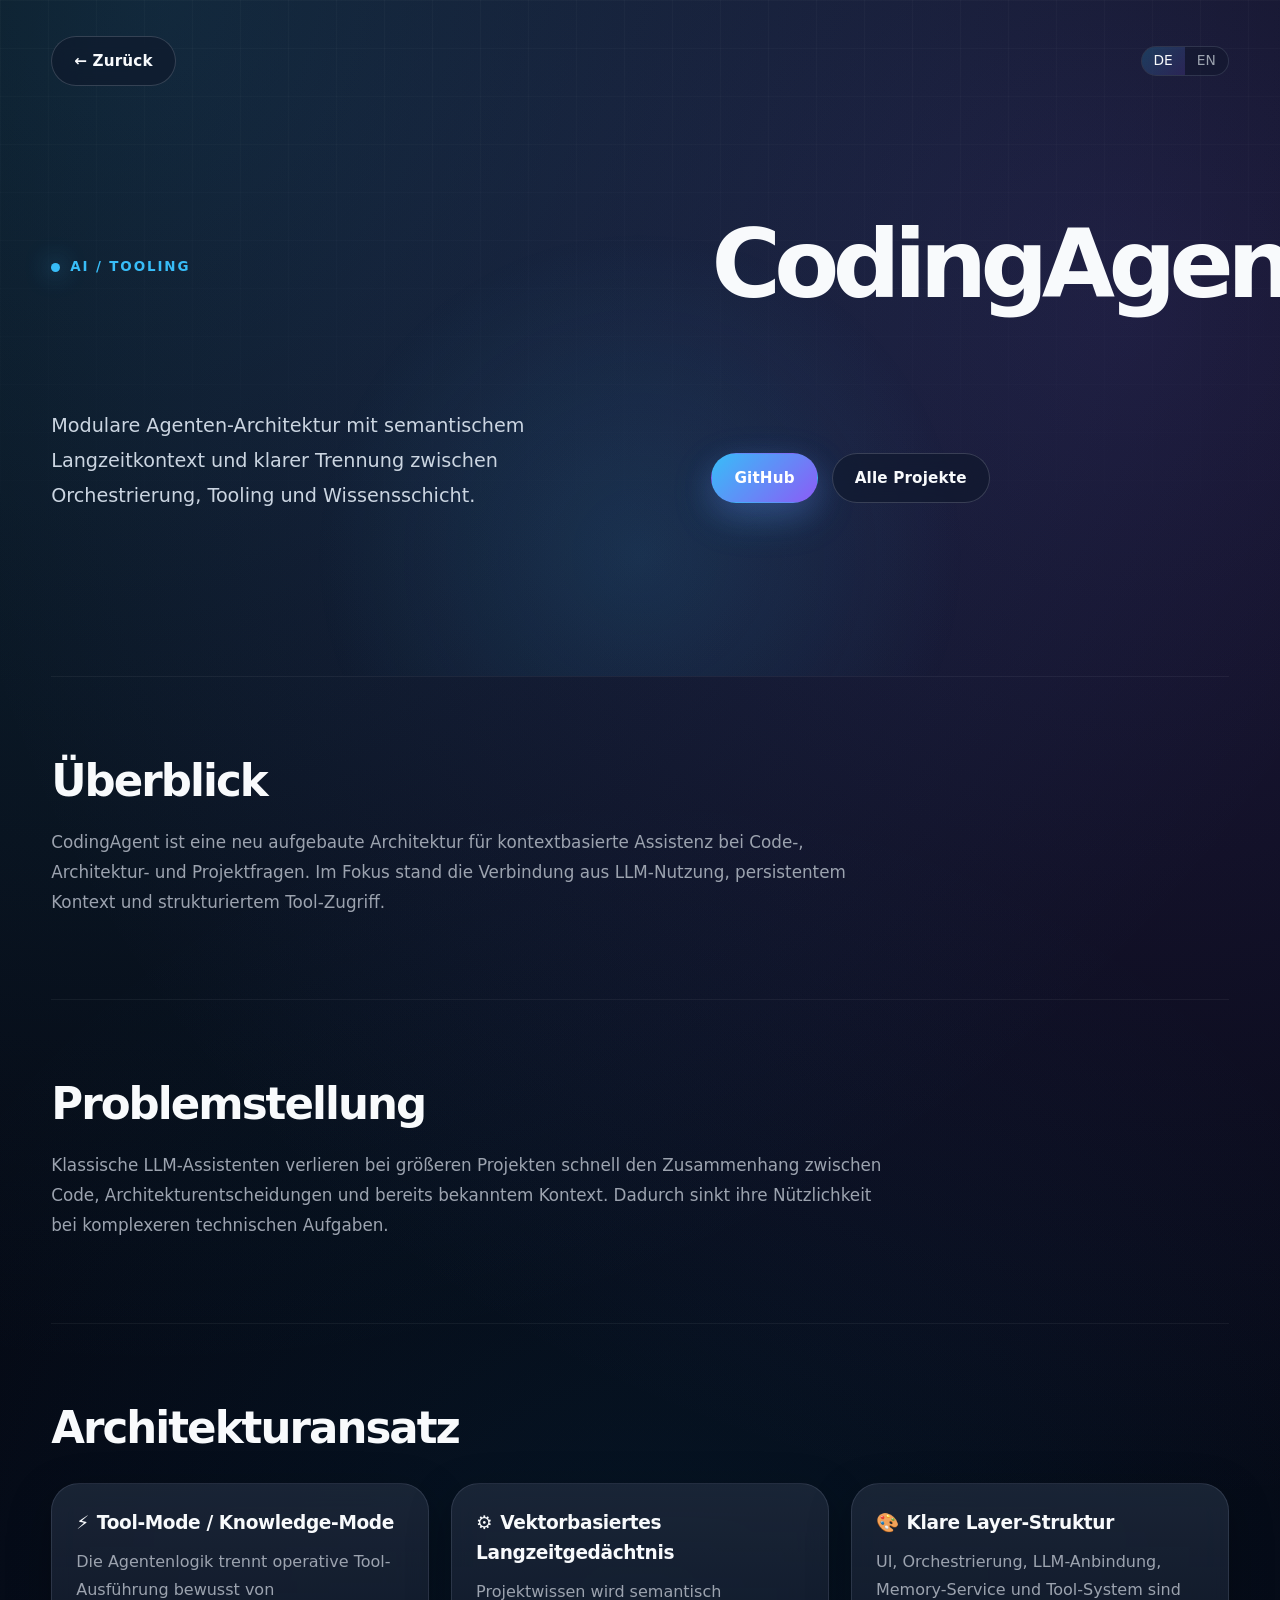
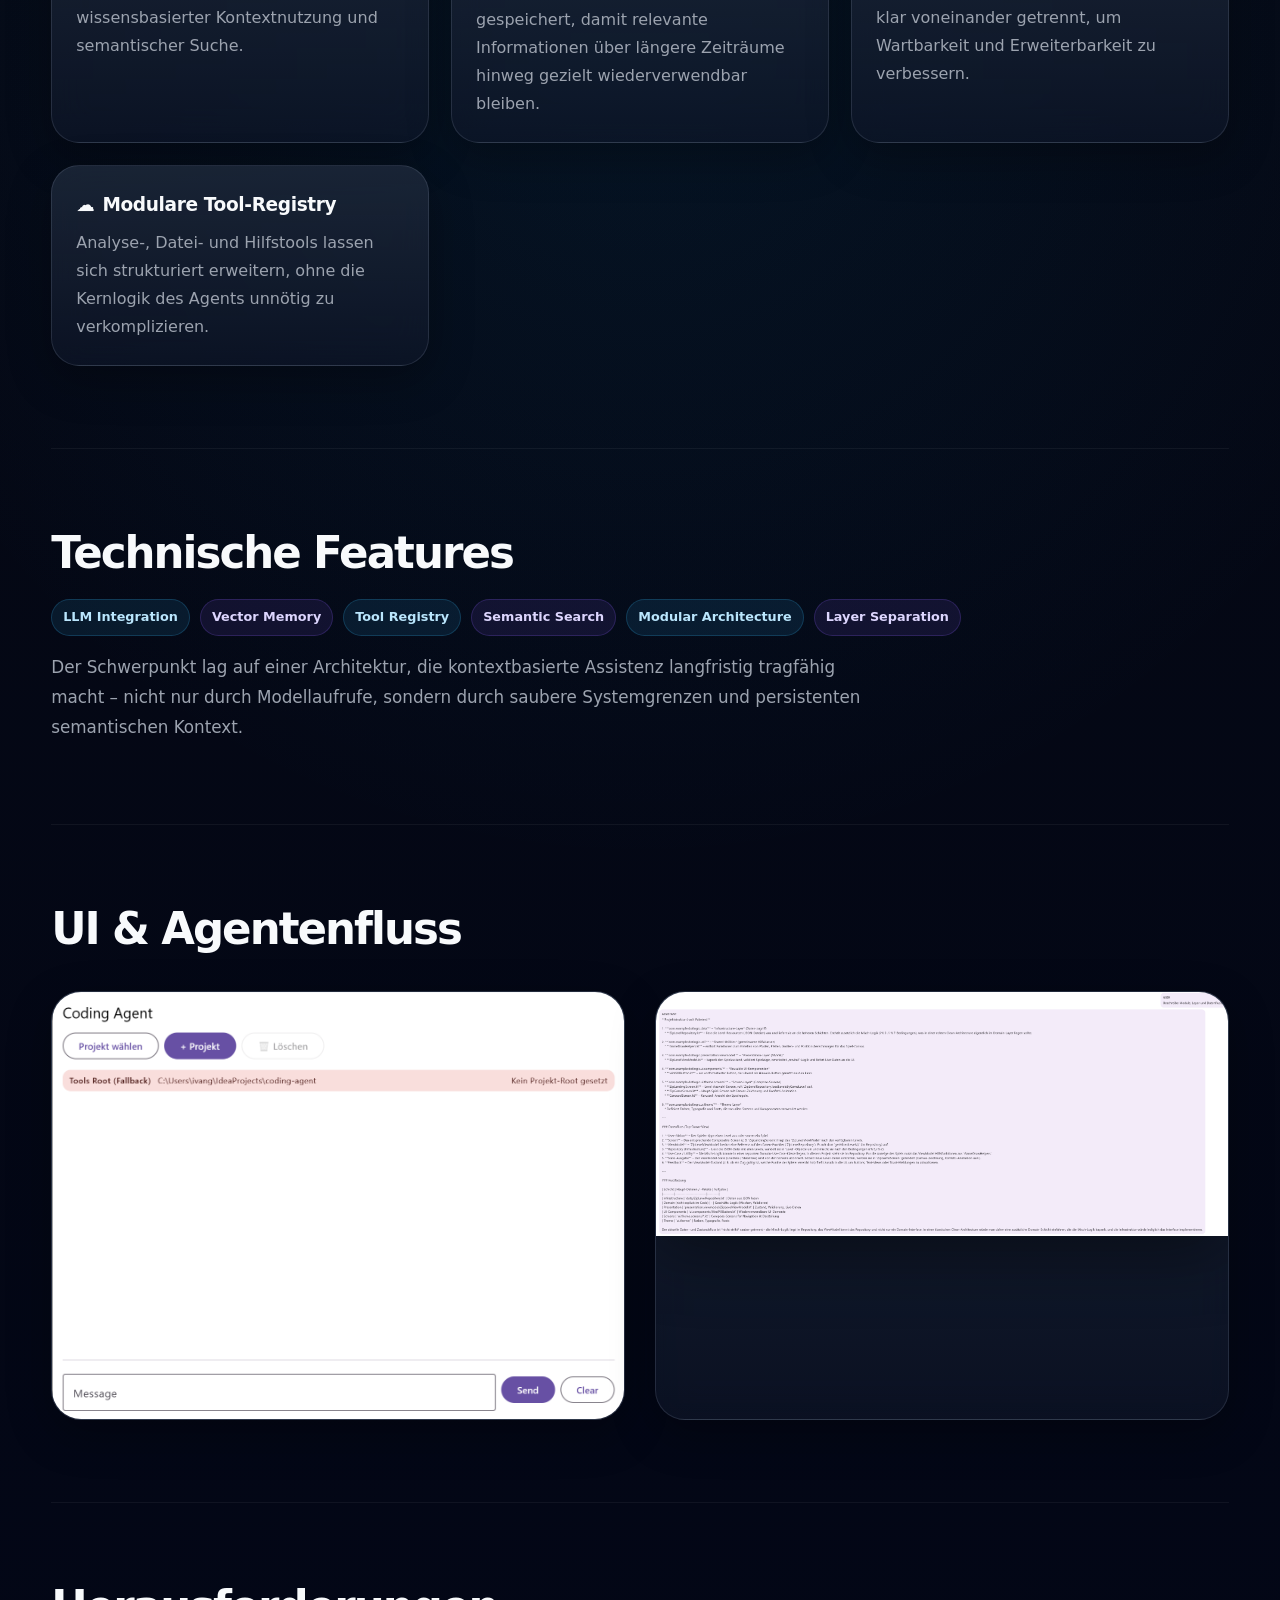
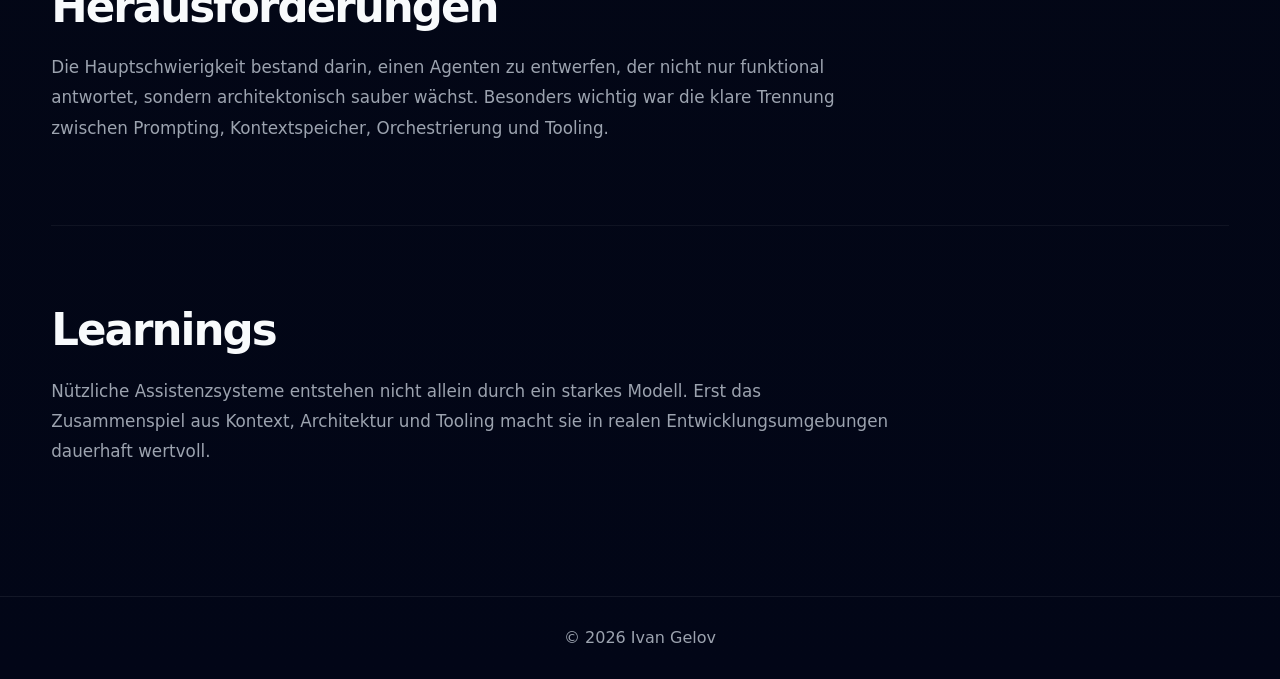
<file: projects/coding-agent.de.html>
<!doctype html>
<html lang="de">
  <head>
    <meta charset="UTF-8" />
    <meta name="viewport" content="width=device-width, initial-scale=1.0" />
    <title>CodingAgent – Neuauflage</title>
    <link rel="stylesheet" href="../style.css" />
  </head>

  <body>
    <header class="hero" style="min-height: auto; padding-bottom: 40px">
      <nav class="nav">
        <a href="../index.html" class="btn btn-secondary">← Zurück</a>

        <div class="lang-toggle">
          <a href="coding-agent.de.html" class="lang-link active">DE</a>
          <a href="coding-agent.html" class="lang-link">EN</a>
        </div>
      </nav>

      <section class="hero-content">
        <p class="eyebrow">AI / Tooling</p>
        <h1>CodingAgent</h1>

        <p class="hero-text">
          Modulare Agenten-Architektur mit semantischem Langzeitkontext und
          klarer Trennung zwischen Orchestrierung, Tooling und Wissensschicht.
        </p>

        <div class="hero-buttons">
          <a
            href="https://github.com/gelovI/coding_agent"
            class="btn btn-primary"
            target="_blank"
            rel="noopener noreferrer"
          >
            GitHub
          </a>
          <a href="../index.html#projects" class="btn btn-secondary">
            Alle Projekte
          </a>
        </div>
      </section>
    </header>

    <main class="container">
      <section class="section">
        <h2>Überblick</h2>
        <p>
          CodingAgent ist eine neu aufgebaute Architektur für kontextbasierte
          Assistenz bei Code-, Architektur- und Projektfragen. Im Fokus stand
          die Verbindung aus LLM-Nutzung, persistentem Kontext und
          strukturiertem Tool-Zugriff.
        </p>
      </section>

      <section class="section">
        <h2>Problemstellung</h2>
        <p>
          Klassische LLM-Assistenten verlieren bei größeren Projekten schnell
          den Zusammenhang zwischen Code, Architekturentscheidungen und bereits
          bekanntem Kontext. Dadurch sinkt ihre Nützlichkeit bei komplexeren
          technischen Aufgaben.
        </p>
      </section>

      <section class="section">
        <h2>Architekturansatz</h2>

        <div class="stack-grid">
          <div class="card stack-card">
            <h3>Tool-Mode / Knowledge-Mode</h3>
            <p>
              Die Agentenlogik trennt operative Tool-Ausführung bewusst von
              wissensbasierter Kontextnutzung und semantischer Suche.
            </p>
          </div>

          <div class="card stack-card">
            <h3>Vektorbasiertes Langzeitgedächtnis</h3>
            <p>
              Projektwissen wird semantisch gespeichert, damit relevante
              Informationen über längere Zeiträume hinweg gezielt
              wiederverwendbar bleiben.
            </p>
          </div>

          <div class="card stack-card">
            <h3>Klare Layer-Struktur</h3>
            <p>
              UI, Orchestrierung, LLM-Anbindung, Memory-Service und Tool-System
              sind klar voneinander getrennt, um Wartbarkeit und Erweiterbarkeit
              zu verbessern.
            </p>
          </div>

          <div class="card stack-card">
            <h3>Modulare Tool-Registry</h3>
            <p>
              Analyse-, Datei- und Hilfstools lassen sich strukturiert
              erweitern, ohne die Kernlogik des Agents unnötig zu
              verkomplizieren.
            </p>
          </div>
        </div>
      </section>

      <section class="section">
        <h2>Technische Features</h2>

        <ul class="tags">
          <li>LLM Integration</li>
          <li>Vector Memory</li>
          <li>Tool Registry</li>
          <li>Semantic Search</li>
          <li>Modular Architecture</li>
          <li>Layer Separation</li>
        </ul>

        <p style="margin-top: 16px">
          Der Schwerpunkt lag auf einer Architektur, die kontextbasierte
          Assistenz langfristig tragfähig macht – nicht nur durch Modellaufrufe,
          sondern durch saubere Systemgrenzen und persistenten semantischen
          Kontext.
        </p>
      </section>

      <section class="section">
        <h2>UI & Agentenfluss</h2>

        <div class="projects-grid">
          <div class="project-card card">
            <img
              src="../assets/images/coding_agent1.png"
              class="project-image"
            />
          </div>

          <div class="project-card card">
            <img
              src="../assets/images/coding_agent2.png"
              class="project-image"
            />
          </div>
        </div>
      </section>

      <section class="section">
        <h2>Herausforderungen</h2>
        <p>
          Die Hauptschwierigkeit bestand darin, einen Agenten zu entwerfen, der
          nicht nur funktional antwortet, sondern architektonisch sauber wächst.
          Besonders wichtig war die klare Trennung zwischen Prompting,
          Kontextspeicher, Orchestrierung und Tooling.
        </p>
      </section>

      <section class="section">
        <h2>Learnings</h2>
        <p>
          Nützliche Assistenzsysteme entstehen nicht allein durch ein starkes
          Modell. Erst das Zusammenspiel aus Kontext, Architektur und Tooling
          macht sie in realen Entwicklungsumgebungen dauerhaft wertvoll.
        </p>
      </section>
    </main>

    <footer class="footer">
      <p>© 2026 Ivan Gelov</p>
    </footer>
  </body>
</html>
</file>
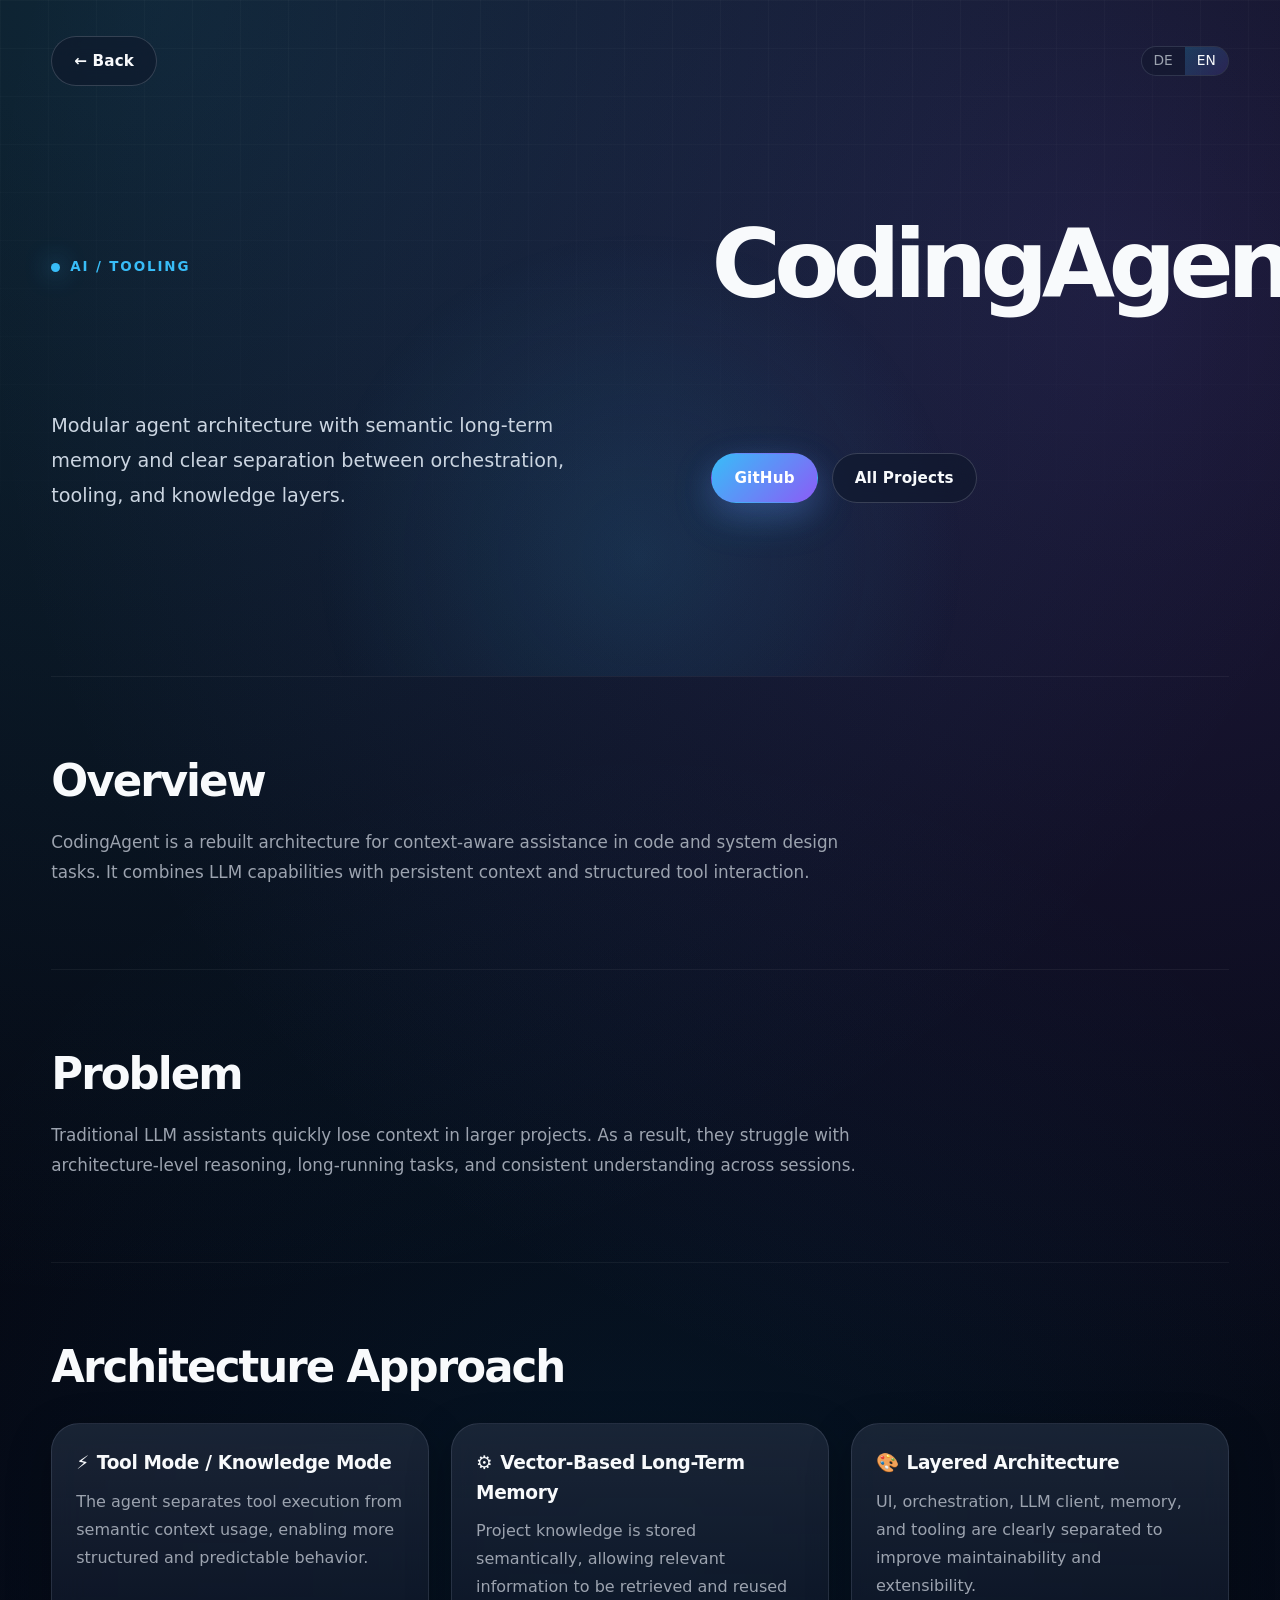
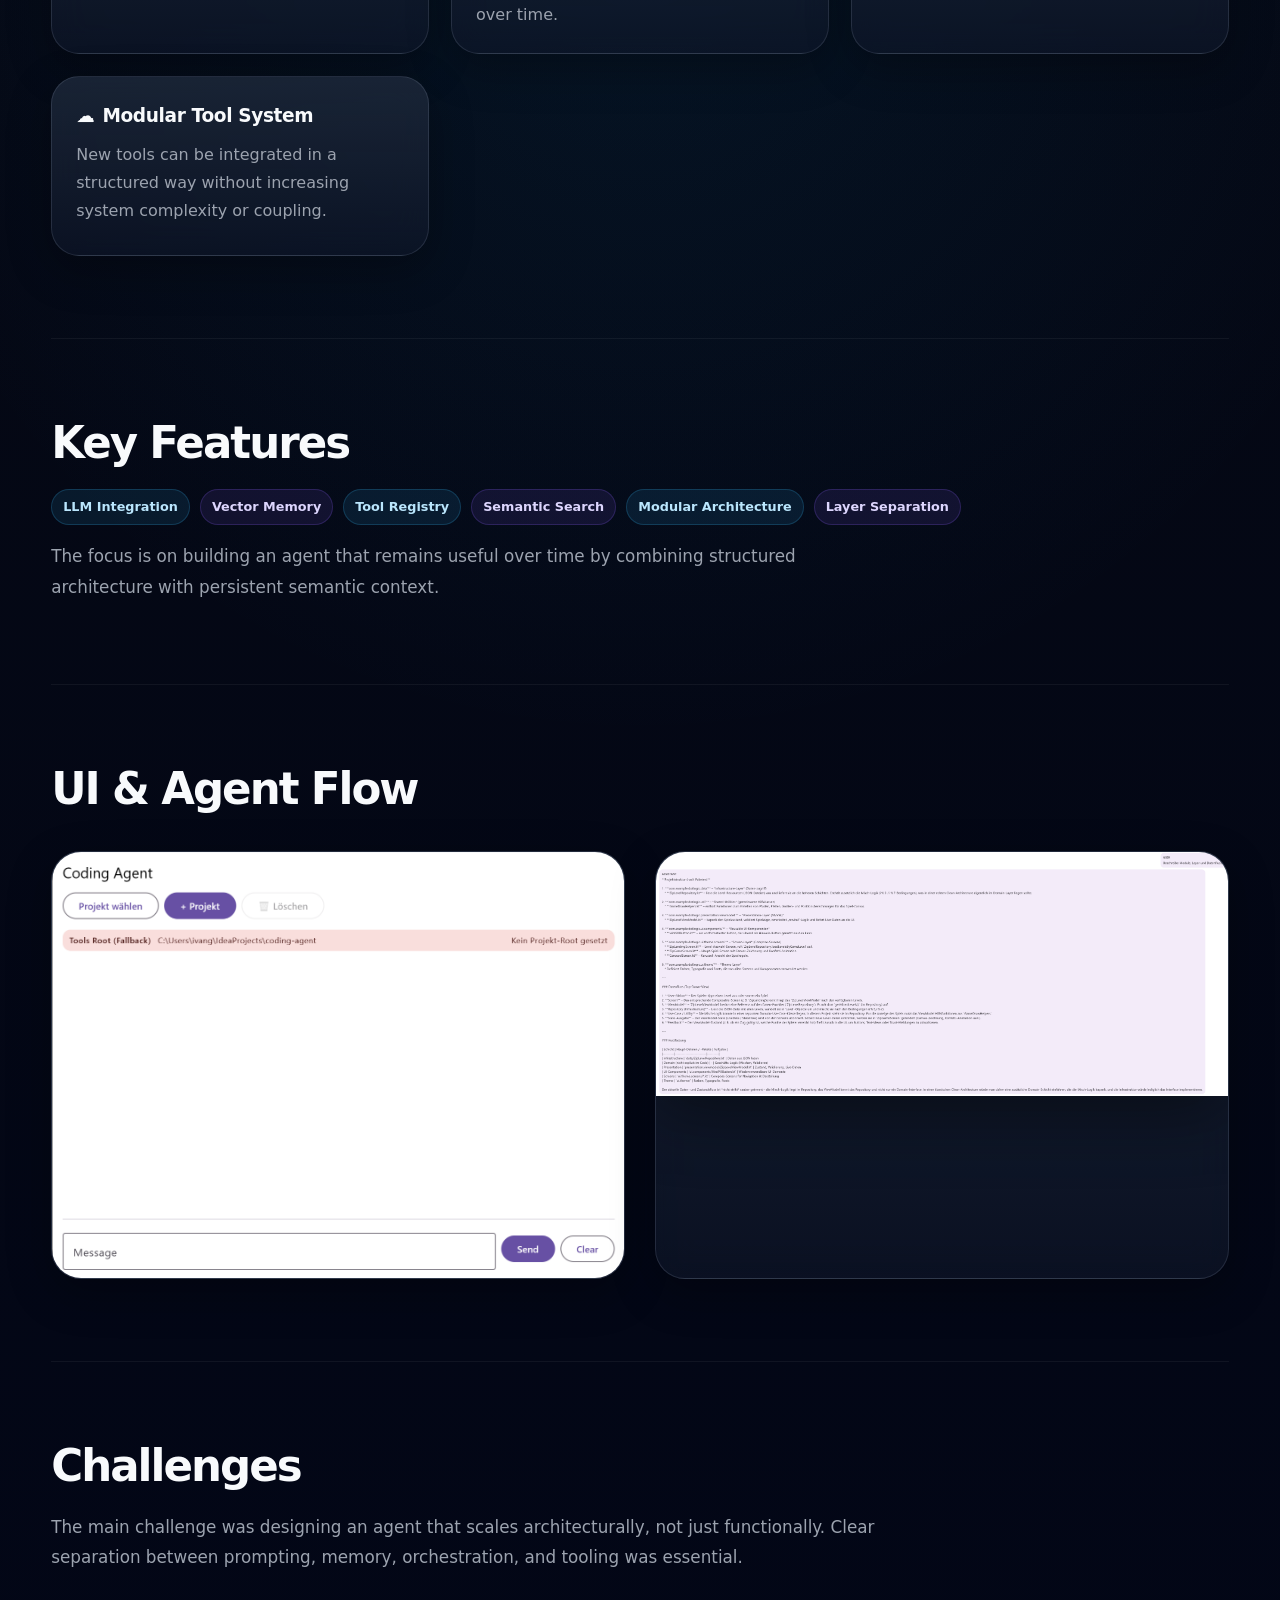
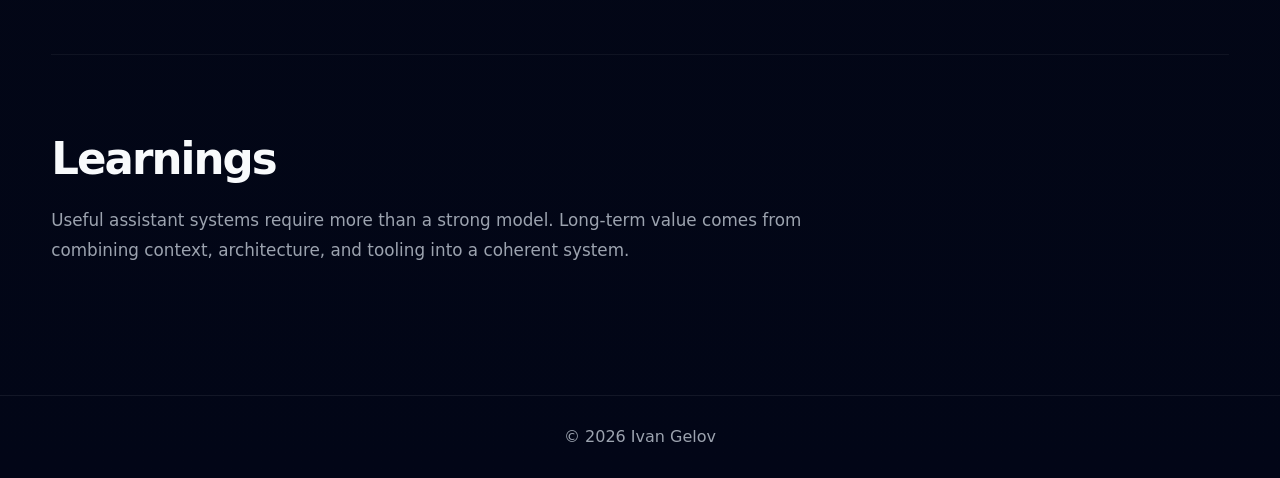
<file: projects/coding-agent.html>
<!doctype html>
<html lang="en">
  <head>
    <meta charset="UTF-8" />
    <meta name="viewport" content="width=device-width, initial-scale=1.0" />
    <title>CodingAgent – Rebuild</title>
    <link rel="stylesheet" href="../style.css" />
  </head>

  <body>
    <header class="hero" style="min-height: auto; padding-bottom: 40px">
      <nav class="nav">
        <a href="../en.html" class="btn btn-secondary">← Back</a>

        <div class="lang-toggle">
          <a href="coding-agent.de.html" class="lang-link">DE</a>
          <a href="coding-agent.html" class="lang-link active">EN</a>
        </div>
      </nav>

      <section class="hero-content">
        <p class="eyebrow">AI / Tooling</p>
        <h1>CodingAgent</h1>

        <p class="hero-text">
          Modular agent architecture with semantic long-term memory and clear
          separation between orchestration, tooling, and knowledge layers.
        </p>

        <div class="hero-buttons">
          <a
            href="https://github.com/gelovI/coding_agent"
            class="btn btn-primary"
            target="_blank"
            rel="noopener noreferrer"
          >
            GitHub
          </a>
          <a href="../en.html#projects" class="btn btn-secondary">
            All Projects
          </a>
        </div>
      </section>
    </header>

    <main class="container">
      <section class="section">
        <h2>Overview</h2>
        <p>
          CodingAgent is a rebuilt architecture for context-aware assistance in
          code and system design tasks. It combines LLM capabilities with
          persistent context and structured tool interaction.
        </p>
      </section>

      <section class="section">
        <h2>Problem</h2>
        <p>
          Traditional LLM assistants quickly lose context in larger projects. As
          a result, they struggle with architecture-level reasoning,
          long-running tasks, and consistent understanding across sessions.
        </p>
      </section>

      <section class="section">
        <h2>Architecture Approach</h2>

        <div class="stack-grid">
          <div class="card stack-card">
            <h3>Tool Mode / Knowledge Mode</h3>
            <p>
              The agent separates tool execution from semantic context usage,
              enabling more structured and predictable behavior.
            </p>
          </div>

          <div class="card stack-card">
            <h3>Vector-Based Long-Term Memory</h3>
            <p>
              Project knowledge is stored semantically, allowing relevant
              information to be retrieved and reused over time.
            </p>
          </div>

          <div class="card stack-card">
            <h3>Layered Architecture</h3>
            <p>
              UI, orchestration, LLM client, memory, and tooling are clearly
              separated to improve maintainability and extensibility.
            </p>
          </div>

          <div class="card stack-card">
            <h3>Modular Tool System</h3>
            <p>
              New tools can be integrated in a structured way without increasing
              system complexity or coupling.
            </p>
          </div>
        </div>
      </section>

      <section class="section">
        <h2>Key Features</h2>

        <ul class="tags">
          <li>LLM Integration</li>
          <li>Vector Memory</li>
          <li>Tool Registry</li>
          <li>Semantic Search</li>
          <li>Modular Architecture</li>
          <li>Layer Separation</li>
        </ul>

        <p style="margin-top: 16px">
          The focus is on building an agent that remains useful over time by
          combining structured architecture with persistent semantic context.
        </p>
      </section>

      <section class="section">
        <h2>UI & Agent Flow</h2>

        <div class="projects-grid">
          <div class="project-card card">
            <img
              src="../assets/images/coding_agent1.png"
              class="project-image"
            />
          </div>

          <div class="project-card card">
            <img
              src="../assets/images/coding_agent2.png"
              class="project-image"
            />
          </div>
        </div>
      </section>

      <section class="section">
        <h2>Challenges</h2>
        <p>
          The main challenge was designing an agent that scales architecturally,
          not just functionally. Clear separation between prompting, memory,
          orchestration, and tooling was essential.
        </p>
      </section>

      <section class="section">
        <h2>Learnings</h2>
        <p>
          Useful assistant systems require more than a strong model. Long-term
          value comes from combining context, architecture, and tooling into a
          coherent system.
        </p>
      </section>
    </main>

    <footer class="footer">
      <p>© 2026 Ivan Gelov</p>
    </footer>
  </body>
</html>
</file>
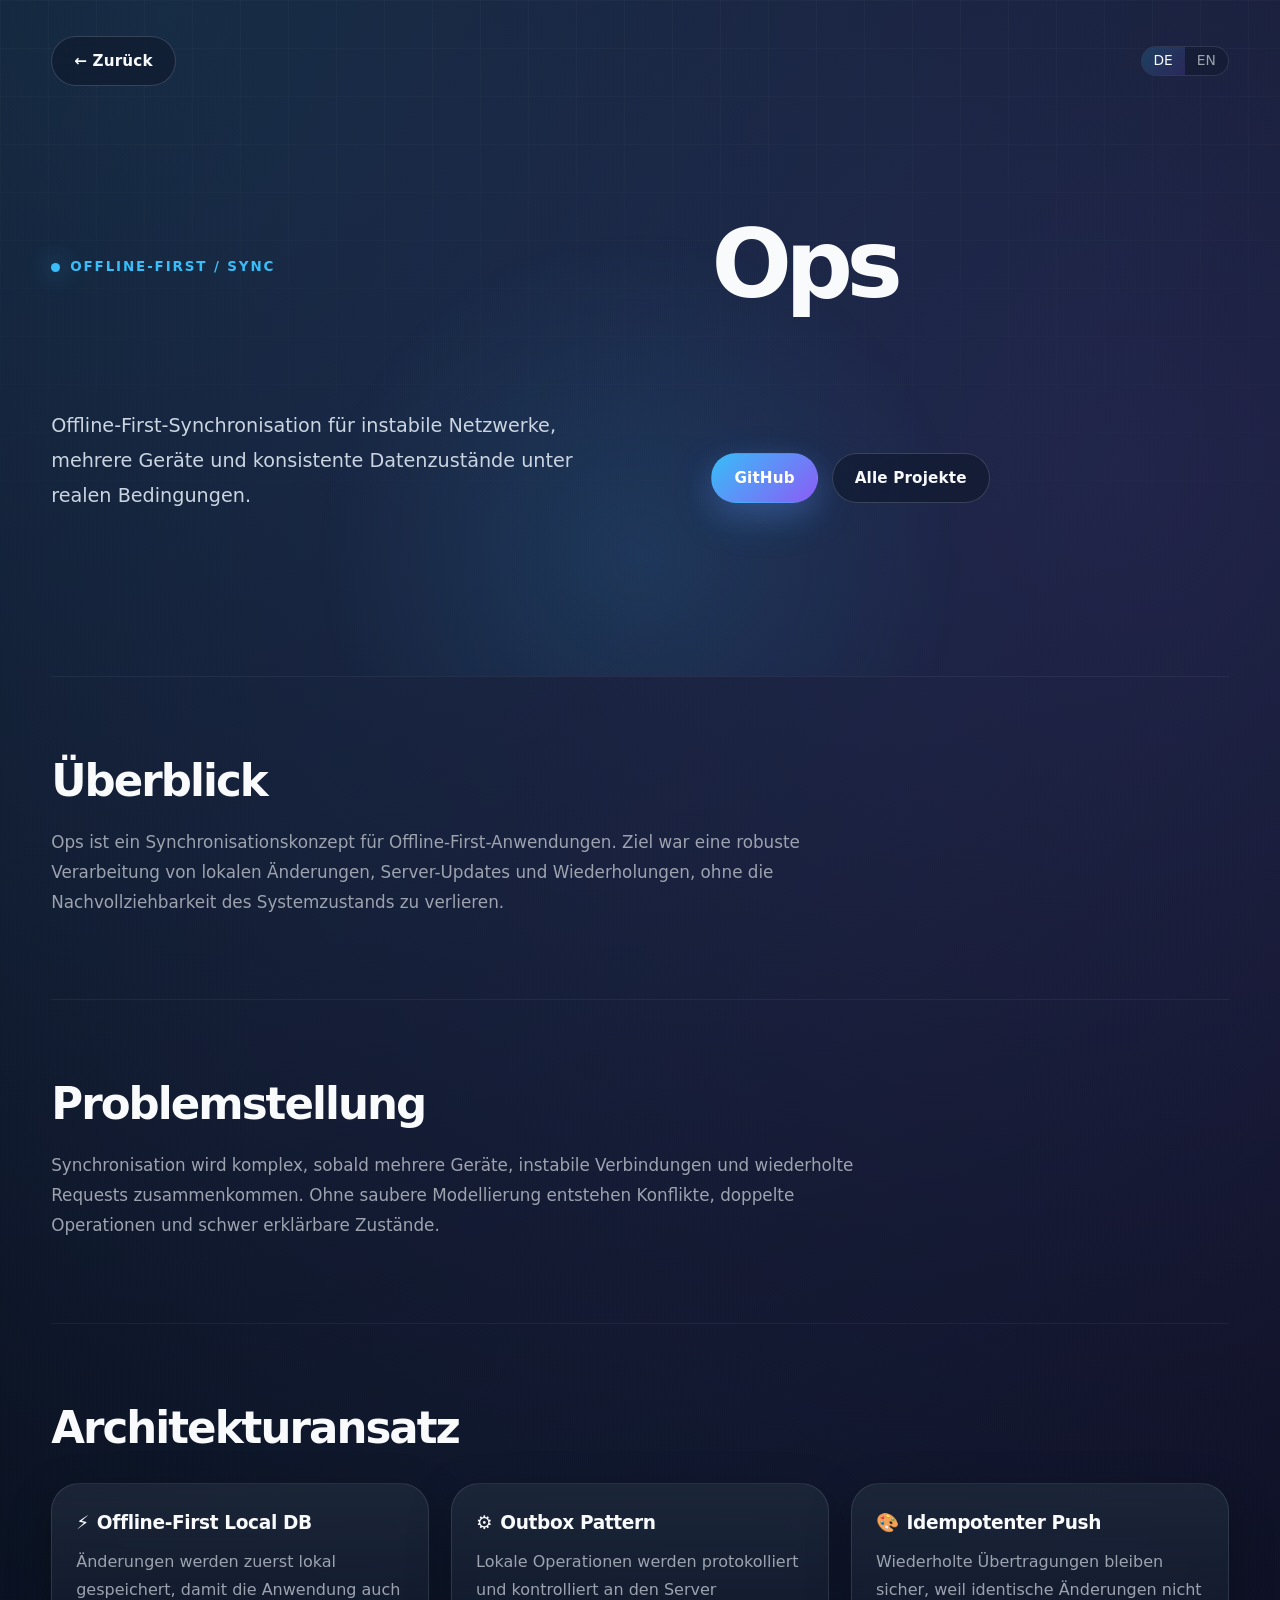
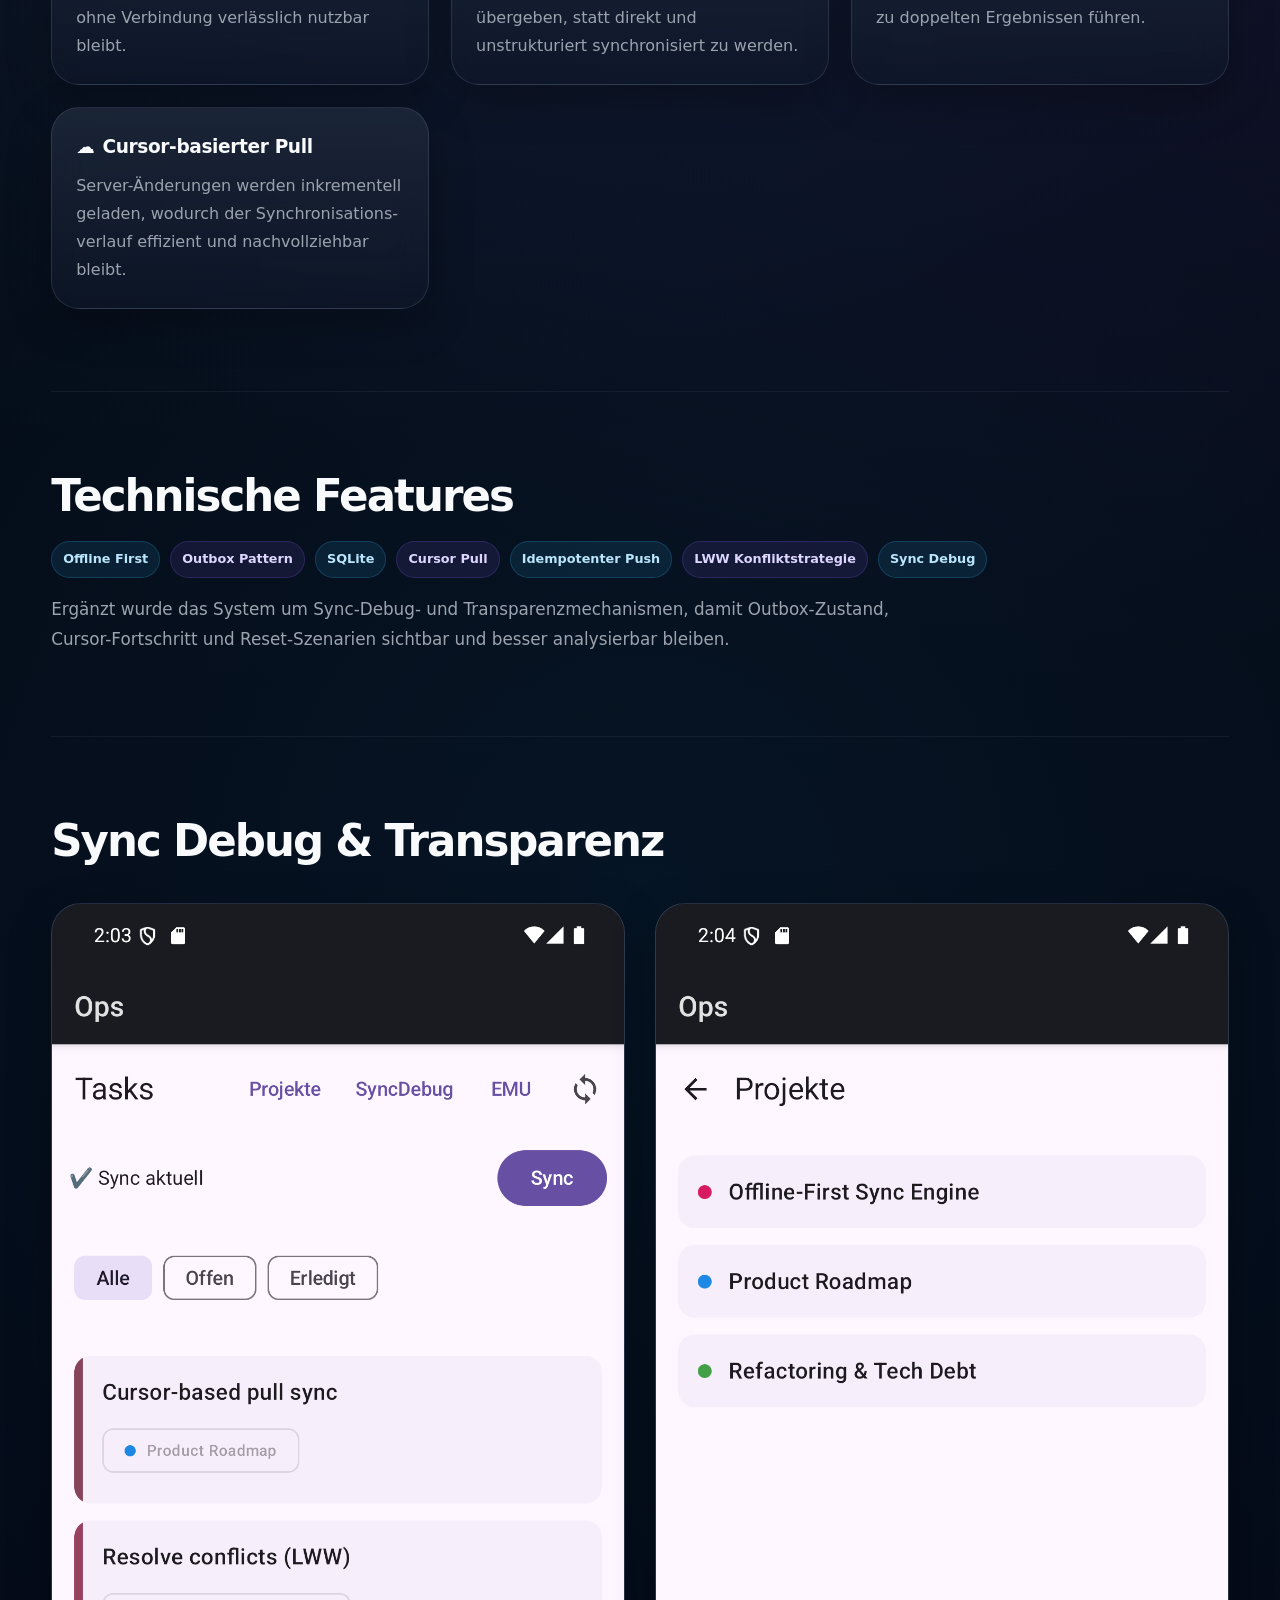
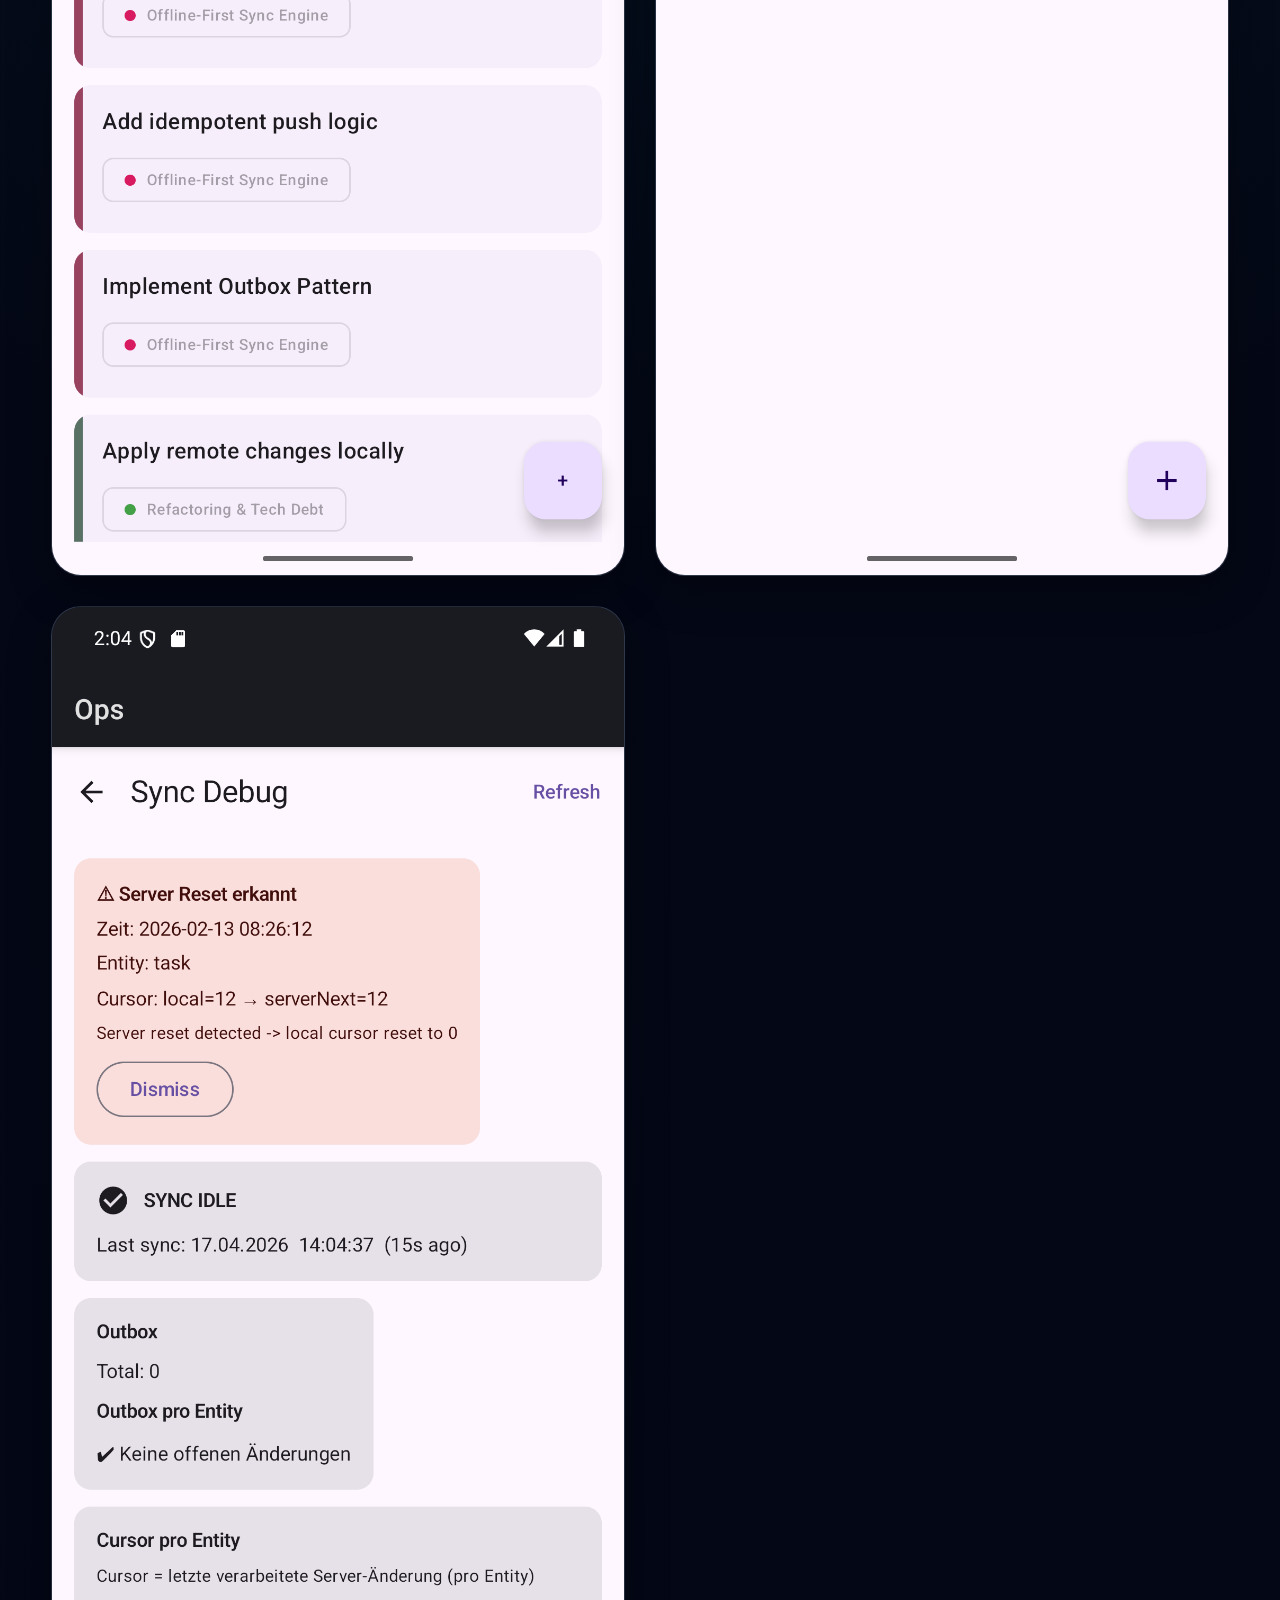
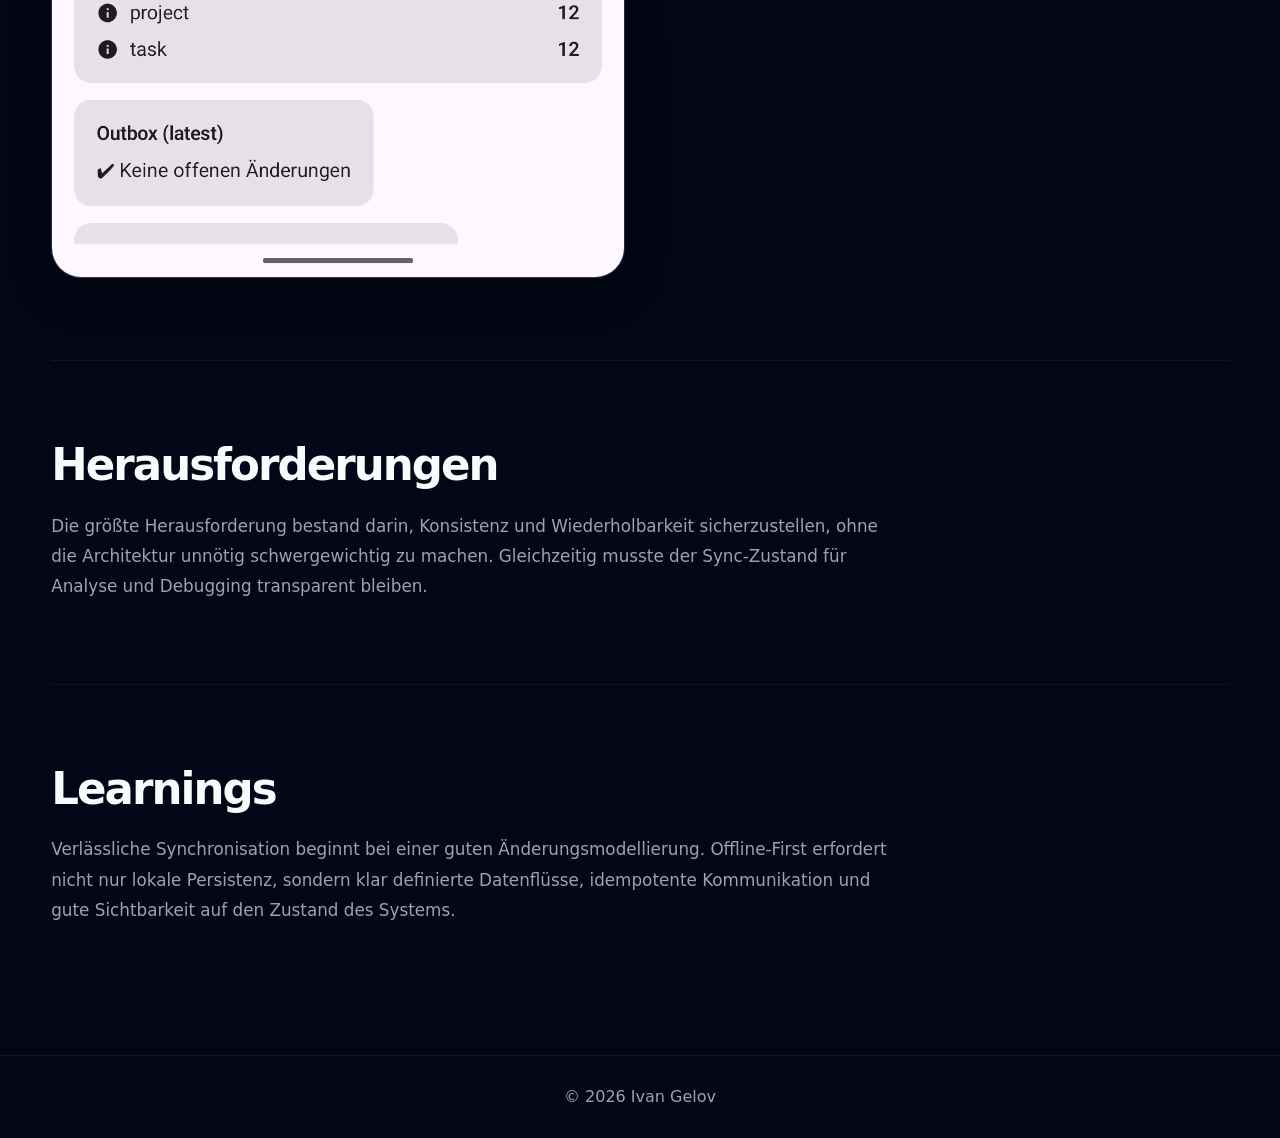
<file: projects/ops.de.html>
<!doctype html>
<html lang="de">
  <head>
    <meta charset="UTF-8" />
    <meta name="viewport" content="width=device-width, initial-scale=1.0" />
    <title>Ops – Offline-First Sync Platform</title>
    <link rel="stylesheet" href="../style.css" />
  </head>

  <body>
    <header class="hero" style="min-height: auto; padding-bottom: 40px">
      <nav class="nav">
        <a href="../index.html" class="btn btn-secondary">← Zurück</a>

        <div class="lang-toggle">
          <a href="ops.de.html" class="lang-link active">DE</a>
          <a href="ops.html" class="lang-link">EN</a>
        </div>
      </nav>

      <section class="hero-content">
        <p class="eyebrow">Offline-First / Sync</p>
        <h1>Ops</h1>

        <p class="hero-text">
          Offline-First-Synchronisation für instabile Netzwerke, mehrere Geräte
          und konsistente Datenzustände unter realen Bedingungen.
        </p>

        <div class="hero-buttons">
          <a
            href="https://github.com/gelovI/Offline-First-Sync-Engine"
            class="btn btn-primary"
            target="_blank"
            rel="noopener noreferrer"
          >
            GitHub
          </a>
          <a href="../index.html#projects" class="btn btn-secondary">
            Alle Projekte
          </a>
        </div>
      </section>
    </header>

    <main class="container">
      <section class="section">
        <h2>Überblick</h2>
        <p>
          Ops ist ein Synchronisationskonzept für Offline-First-Anwendungen.
          Ziel war eine robuste Verarbeitung von lokalen Änderungen,
          Server-Updates und Wiederholungen, ohne die Nachvollziehbarkeit des
          Systemzustands zu verlieren.
        </p>
      </section>

      <section class="section">
        <h2>Problemstellung</h2>
        <p>
          Synchronisation wird komplex, sobald mehrere Geräte, instabile
          Verbindungen und wiederholte Requests zusammenkommen. Ohne saubere
          Modellierung entstehen Konflikte, doppelte Operationen und schwer
          erklärbare Zustände.
        </p>
      </section>

      <section class="section">
        <h2>Architekturansatz</h2>

        <div class="stack-grid">
          <div class="card stack-card">
            <h3>Offline-First Local DB</h3>
            <p>
              Änderungen werden zuerst lokal gespeichert, damit die Anwendung
              auch ohne Verbindung verlässlich nutzbar bleibt.
            </p>
          </div>

          <div class="card stack-card">
            <h3>Outbox Pattern</h3>
            <p>
              Lokale Operationen werden protokolliert und kontrolliert an den
              Server übergeben, statt direkt und unstrukturiert synchronisiert
              zu werden.
            </p>
          </div>

          <div class="card stack-card">
            <h3>Idempotenter Push</h3>
            <p>
              Wiederholte Übertragungen bleiben sicher, weil identische
              Änderungen nicht zu doppelten Ergebnissen führen.
            </p>
          </div>

          <div class="card stack-card">
            <h3>Cursor-basierter Pull</h3>
            <p>
              Server-Änderungen werden inkrementell geladen, wodurch der
              Synchronisations- verlauf effizient und nachvollziehbar bleibt.
            </p>
          </div>
        </div>
      </section>

      <section class="section">
        <h2>Technische Features</h2>

        <ul class="tags">
          <li>Offline First</li>
          <li>Outbox Pattern</li>
          <li>SQLite</li>
          <li>Cursor Pull</li>
          <li>Idempotenter Push</li>
          <li>LWW Konfliktstrategie</li>
          <li>Sync Debug</li>
        </ul>

        <p style="margin-top: 16px">
          Ergänzt wurde das System um Sync-Debug- und Transparenzmechanismen,
          damit Outbox-Zustand, Cursor-Fortschritt und Reset-Szenarien sichtbar
          und besser analysierbar bleiben.
        </p>
      </section>

      <section class="section">
        <h2>Sync Debug & Transparenz</h2>

        <div class="projects-grid">
          <div class="project-card card">
            <img src="../assets/images/ops1.png" class="project-image" />
          </div>

          <div class="project-card card">
            <img src="../assets/images/ops2.png" class="project-image" />
          </div>

          <div class="project-card card">
            <img src="../assets/images/ops3.png" class="project-image" />
          </div>
        </div>
      </section>

      <section class="section">
        <h2>Herausforderungen</h2>
        <p>
          Die größte Herausforderung bestand darin, Konsistenz und
          Wiederholbarkeit sicherzustellen, ohne die Architektur unnötig
          schwergewichtig zu machen. Gleichzeitig musste der Sync-Zustand für
          Analyse und Debugging transparent bleiben.
        </p>
      </section>

      <section class="section">
        <h2>Learnings</h2>
        <p>
          Verlässliche Synchronisation beginnt bei einer guten
          Änderungsmodellierung. Offline-First erfordert nicht nur lokale
          Persistenz, sondern klar definierte Datenflüsse, idempotente
          Kommunikation und gute Sichtbarkeit auf den Zustand des Systems.
        </p>
      </section>
    </main>

    <footer class="footer">
      <p>© 2026 Ivan Gelov</p>
    </footer>
  </body>
</html>
</file>
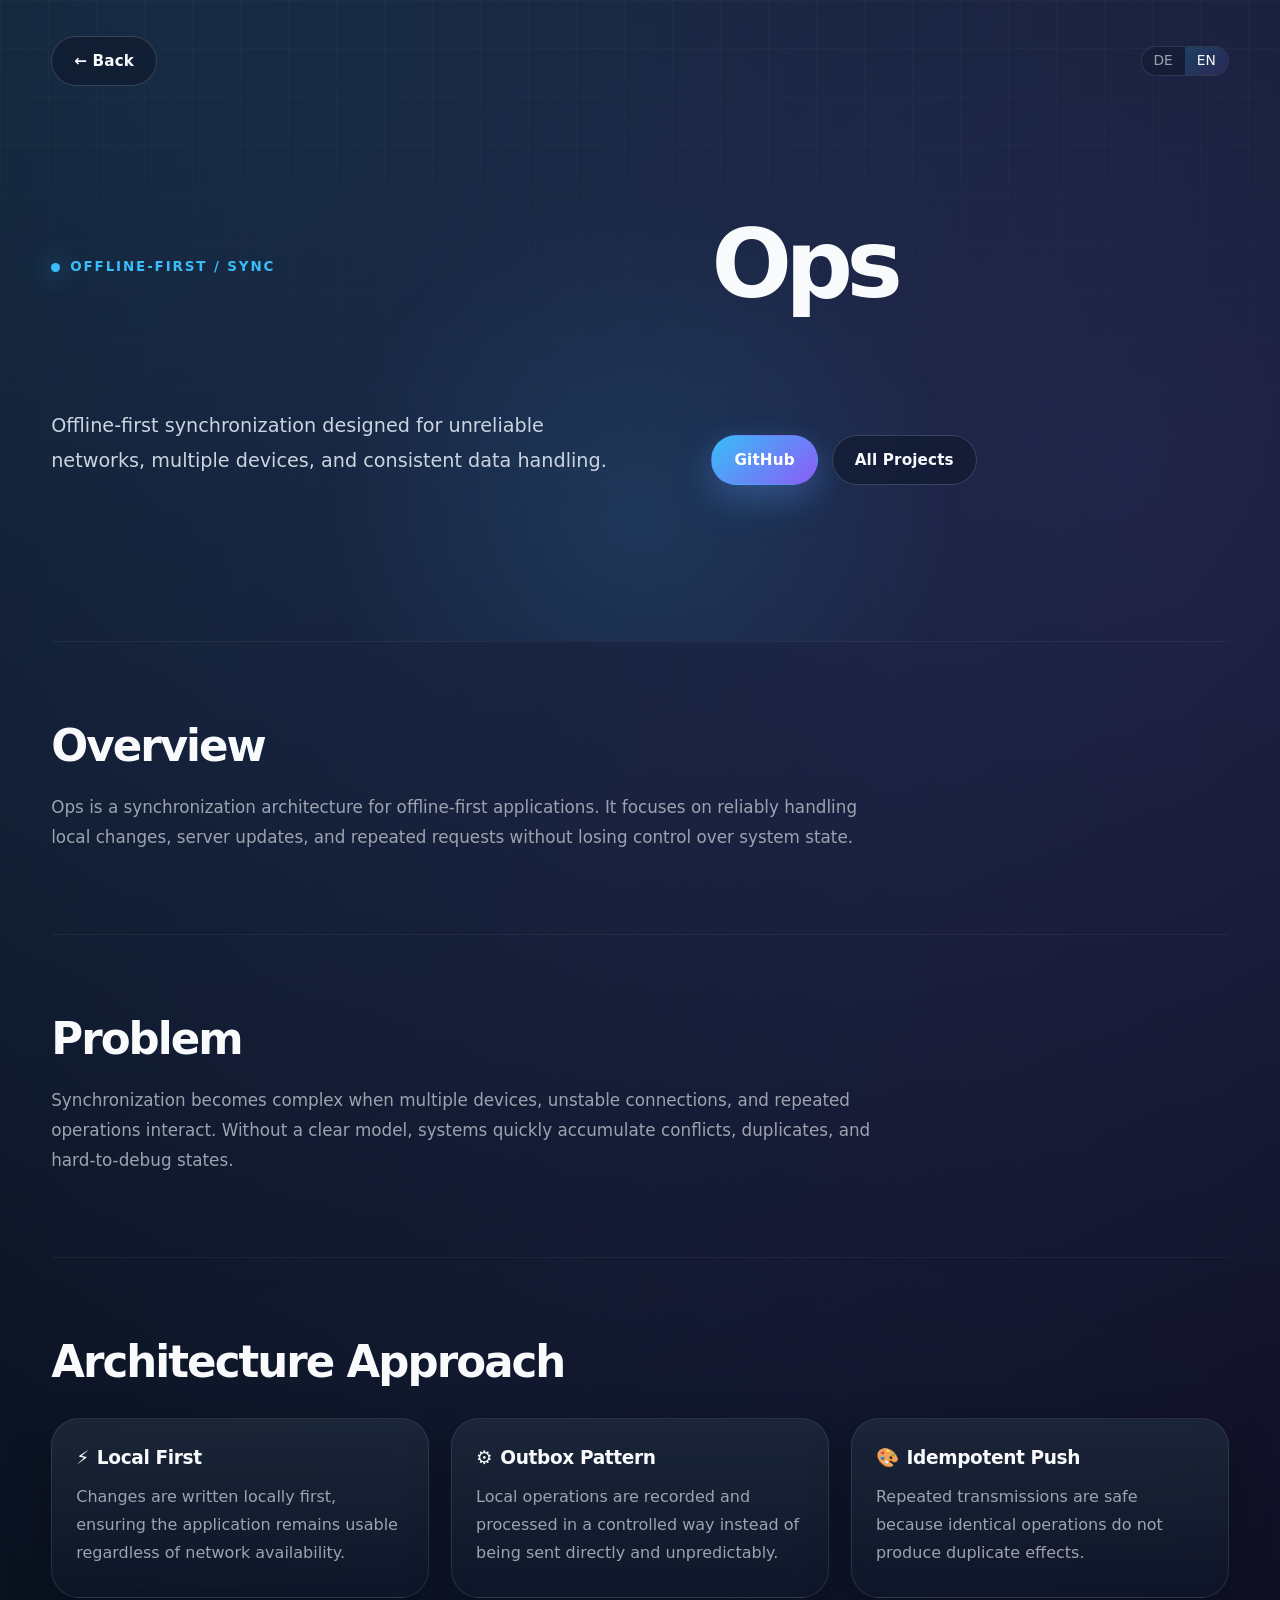
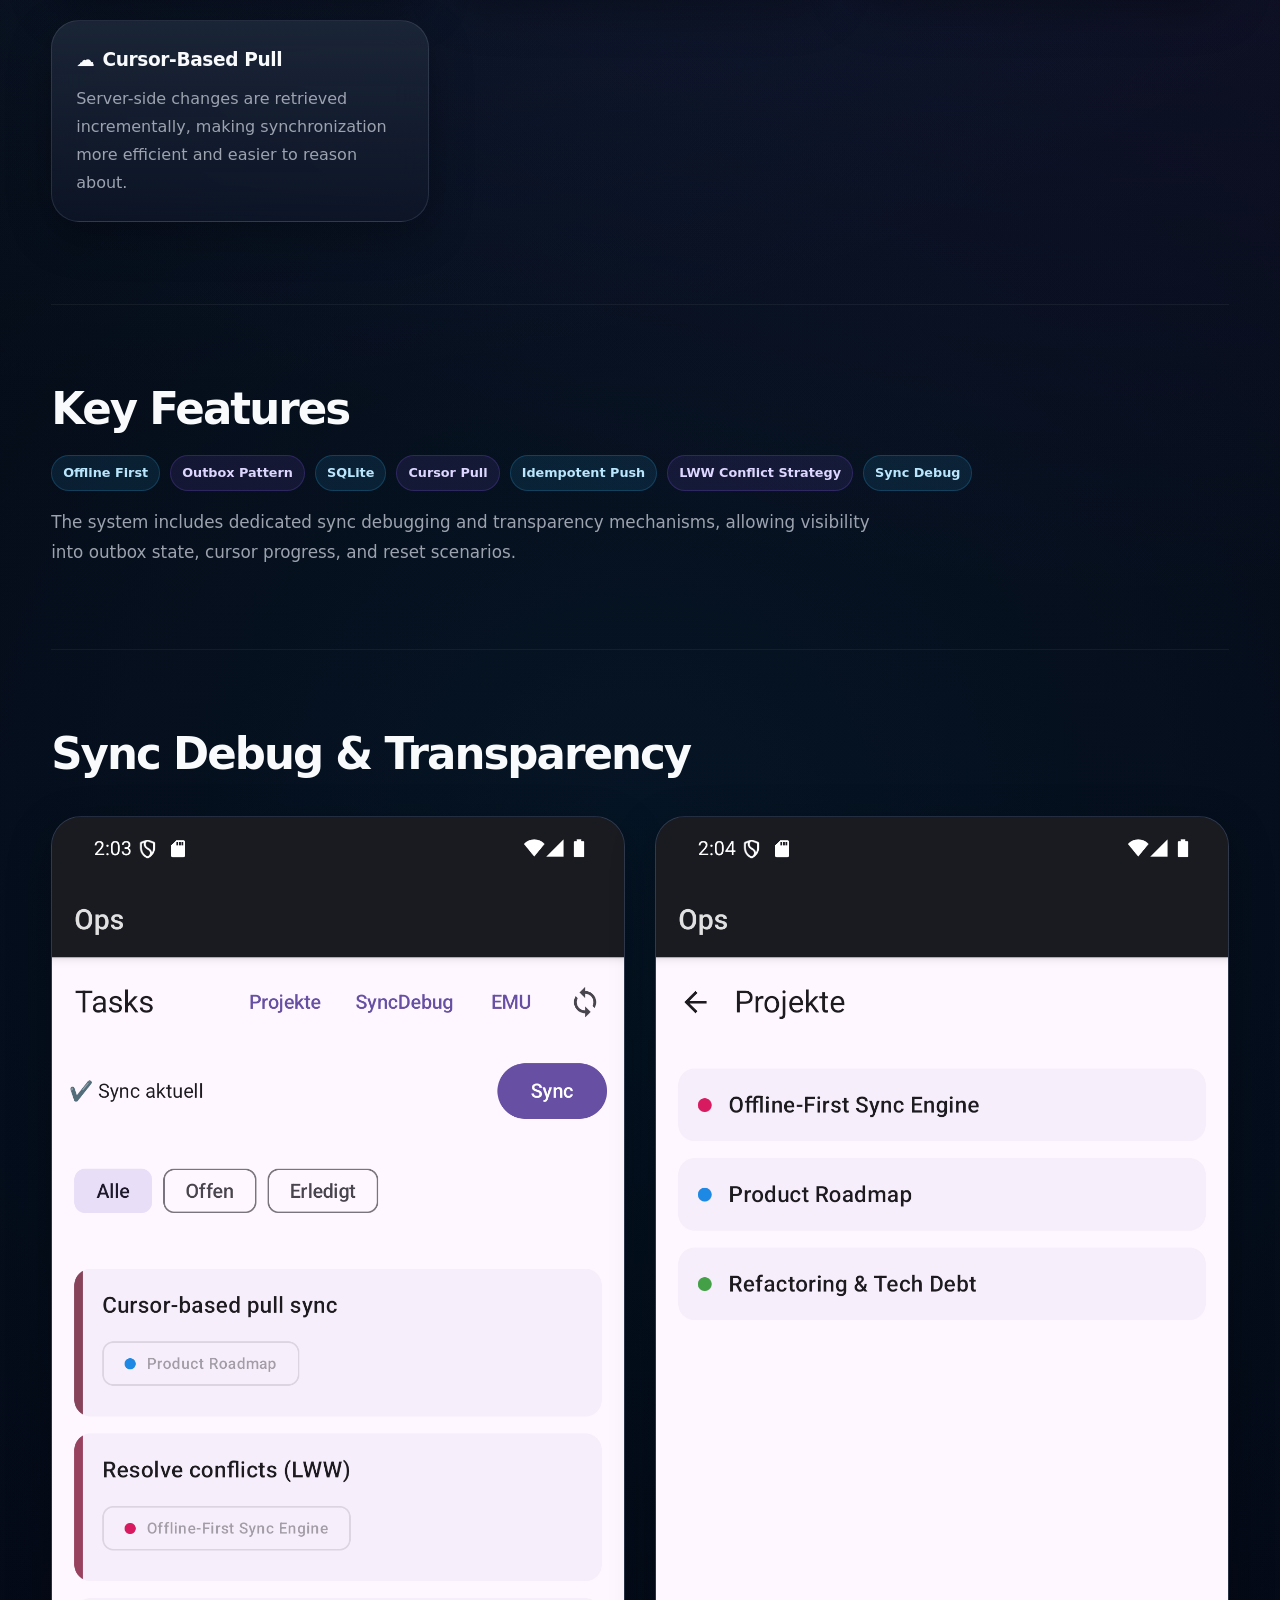
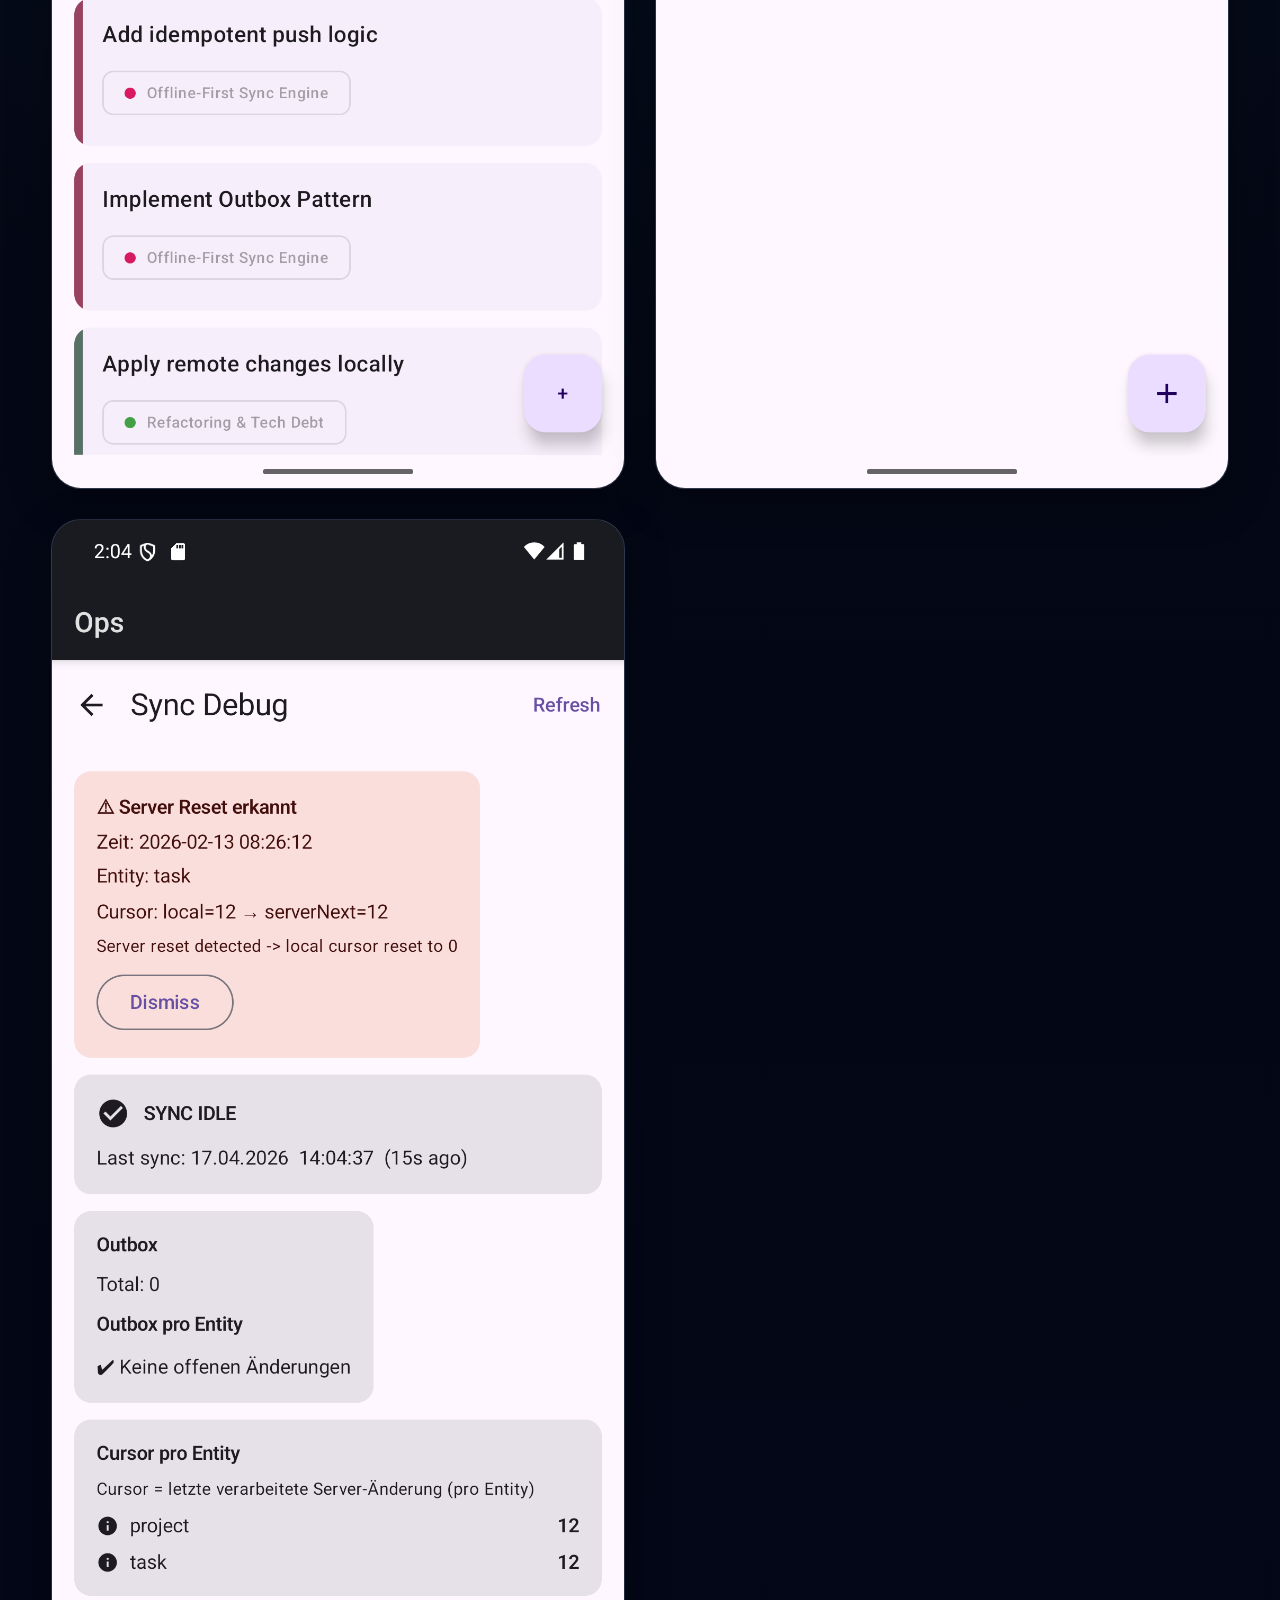
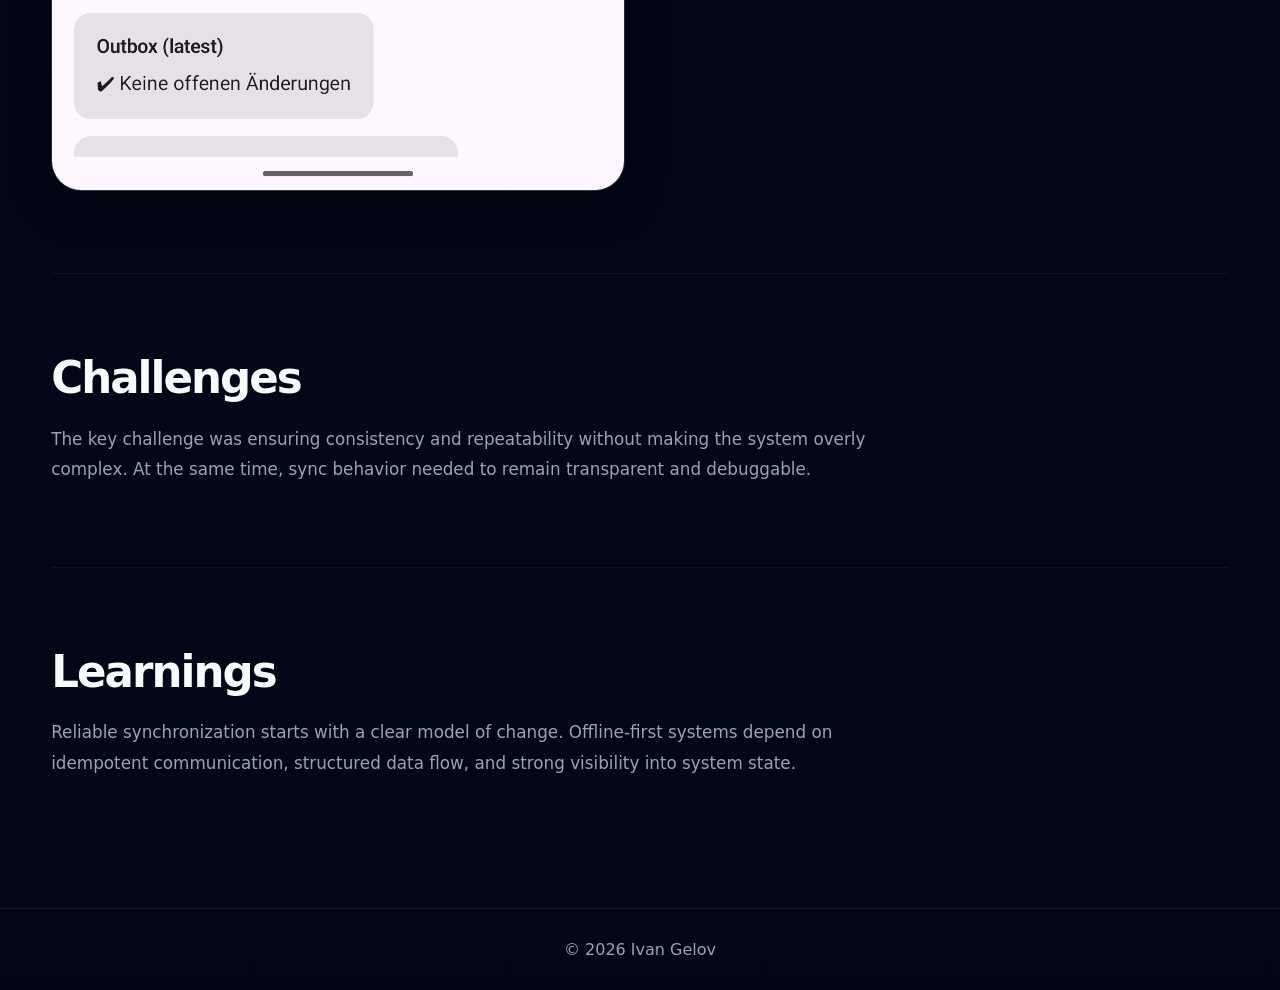
<file: projects/ops.html>
<!doctype html>
<html lang="en">
  <head>
    <meta charset="UTF-8" />
    <meta name="viewport" content="width=device-width, initial-scale=1.0" />
    <title>Ops – Offline-First Sync Platform</title>
    <link rel="stylesheet" href="../style.css" />
  </head>

  <body>
    <header class="hero" style="min-height: auto; padding-bottom: 40px">
      <nav class="nav">
        <a href="../en.html" class="btn btn-secondary">← Back</a>

        <div class="lang-toggle">
          <a href="ops.de.html" class="lang-link">DE</a>
          <a href="ops.html" class="lang-link active">EN</a>
        </div>
      </nav>

      <section class="hero-content">
        <p class="eyebrow">Offline-First / Sync</p>
        <h1>Ops</h1>

        <p class="hero-text">
          Offline-first synchronization designed for unreliable networks,
          multiple devices, and consistent data handling.
        </p>

        <div class="hero-buttons">
          <a
            href="https://github.com/gelovI/Offline-First-Sync-Engine"
            class="btn btn-primary"
            target="_blank"
            rel="noopener noreferrer"
          >
            GitHub
          </a>
          <a href="../en.html#projects" class="btn btn-secondary">
            All Projects
          </a>
        </div>
      </section>
    </header>

    <main class="container">
      <section class="section">
        <h2>Overview</h2>
        <p>
          Ops is a synchronization architecture for offline-first applications.
          It focuses on reliably handling local changes, server updates, and
          repeated requests without losing control over system state.
        </p>
      </section>

      <section class="section">
        <h2>Problem</h2>
        <p>
          Synchronization becomes complex when multiple devices, unstable
          connections, and repeated operations interact. Without a clear model,
          systems quickly accumulate conflicts, duplicates, and hard-to-debug
          states.
        </p>
      </section>

      <section class="section">
        <h2>Architecture Approach</h2>

        <div class="stack-grid">
          <div class="card stack-card">
            <h3>Local First</h3>
            <p>
              Changes are written locally first, ensuring the application
              remains usable regardless of network availability.
            </p>
          </div>

          <div class="card stack-card">
            <h3>Outbox Pattern</h3>
            <p>
              Local operations are recorded and processed in a controlled way
              instead of being sent directly and unpredictably.
            </p>
          </div>

          <div class="card stack-card">
            <h3>Idempotent Push</h3>
            <p>
              Repeated transmissions are safe because identical operations do
              not produce duplicate effects.
            </p>
          </div>

          <div class="card stack-card">
            <h3>Cursor-Based Pull</h3>
            <p>
              Server-side changes are retrieved incrementally, making
              synchronization more efficient and easier to reason about.
            </p>
          </div>
        </div>
      </section>

      <section class="section">
        <h2>Key Features</h2>

        <ul class="tags">
          <li>Offline First</li>
          <li>Outbox Pattern</li>
          <li>SQLite</li>
          <li>Cursor Pull</li>
          <li>Idempotent Push</li>
          <li>LWW Conflict Strategy</li>
          <li>Sync Debug</li>
        </ul>

        <p style="margin-top: 16px">
          The system includes dedicated sync debugging and transparency
          mechanisms, allowing visibility into outbox state, cursor progress,
          and reset scenarios.
        </p>
      </section>

      <section class="section">
        <h2>Sync Debug & Transparency</h2>

        <div class="projects-grid">
          <div class="project-card card">
            <img src="../assets/images/ops1.png" class="project-image" />
          </div>

          <div class="project-card card">
            <img src="../assets/images/ops2.png" class="project-image" />
          </div>

          <div class="project-card card">
            <img src="../assets/images/ops3.png" class="project-image" />
          </div>
        </div>
      </section>

      <section class="section">
        <h2>Challenges</h2>
        <p>
          The key challenge was ensuring consistency and repeatability without
          making the system overly complex. At the same time, sync behavior
          needed to remain transparent and debuggable.
        </p>
      </section>

      <section class="section">
        <h2>Learnings</h2>
        <p>
          Reliable synchronization starts with a clear model of change.
          Offline-first systems depend on idempotent communication, structured
          data flow, and strong visibility into system state.
        </p>
      </section>
    </main>

    <footer class="footer">
      <p>© 2026 Ivan Gelov</p>
    </footer>
  </body>
</html>
</file>
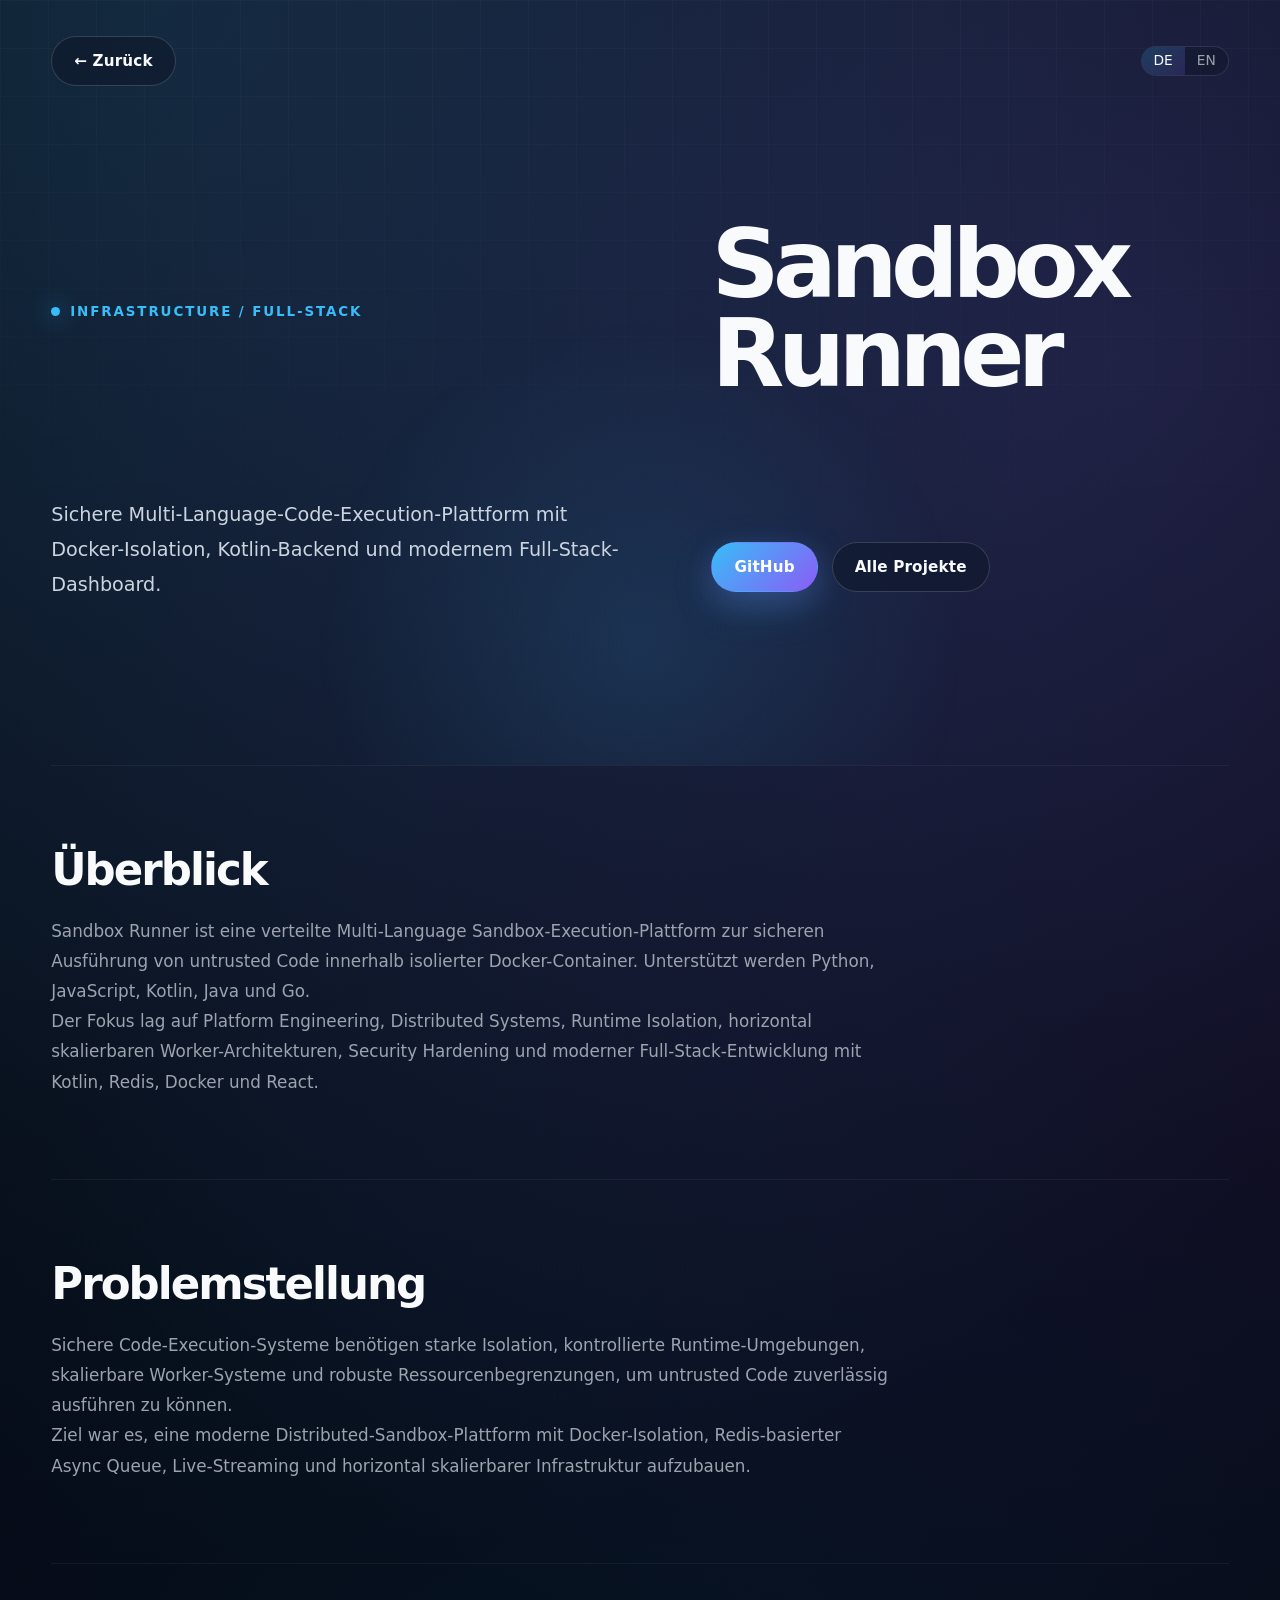
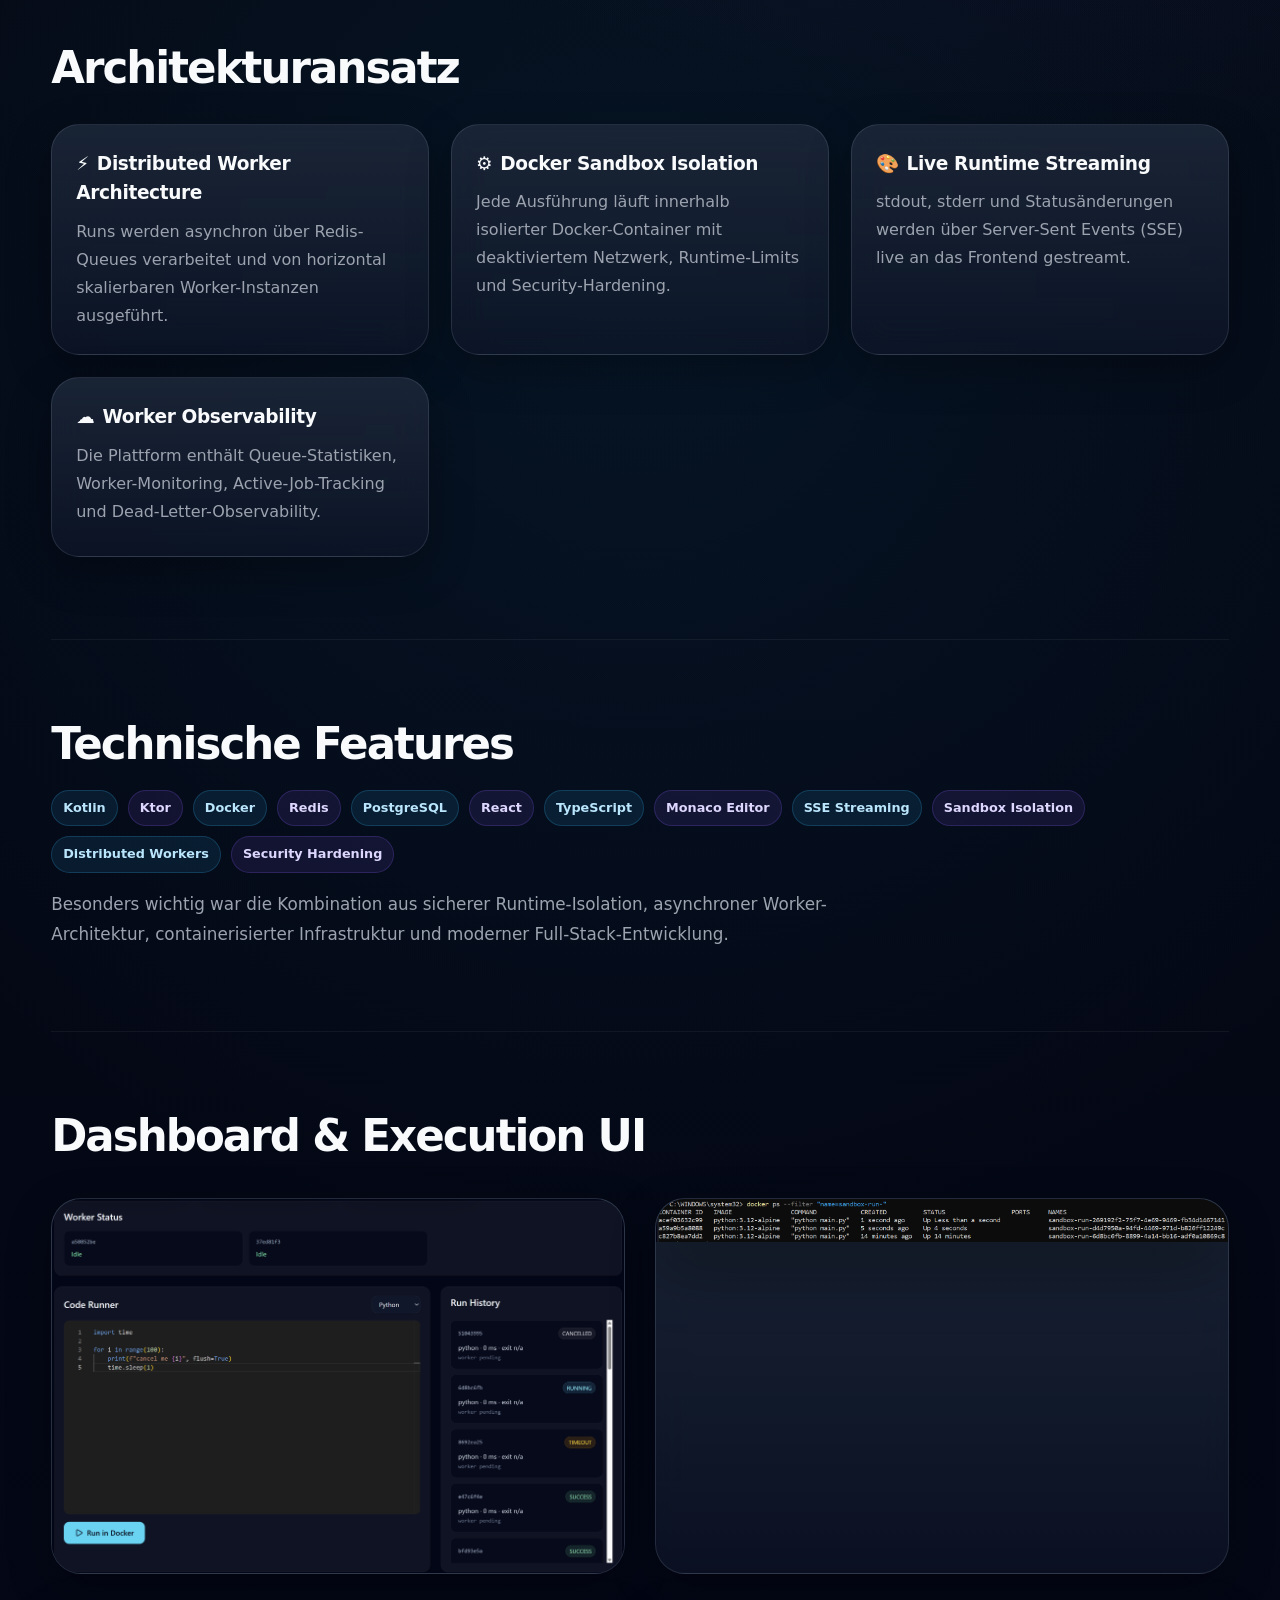
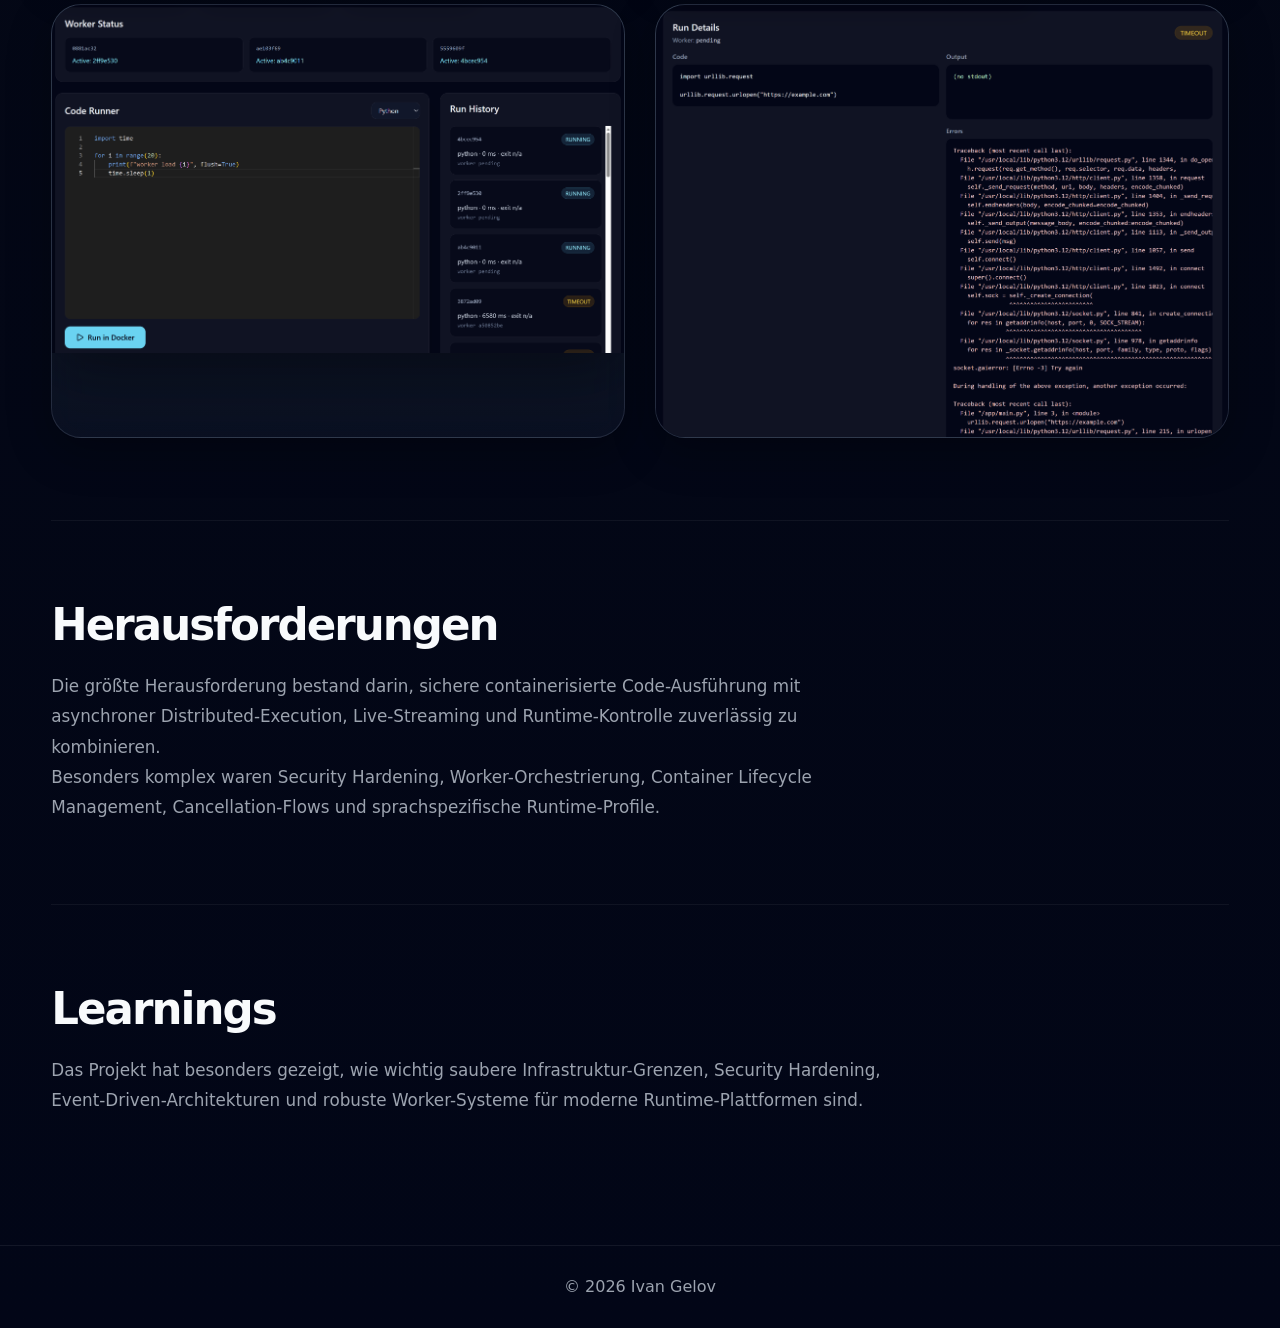
<file: projects/sandbox-runner-de.html>
<!doctype html>
<html lang="de">
  <head>
    <meta charset="UTF-8" />
    <meta name="viewport" content="width=device-width, initial-scale=1.0" />
    <title>Sandbox Runner</title>
    <link rel="stylesheet" href="../style.css" />
  </head>

  <body>
    <header class="hero" style="min-height: auto; padding-bottom: 40px">
      <nav class="nav">
        <a href="../index.html" class="btn btn-secondary"> ← Zurück </a>

        <div class="lang-toggle">
          <a href="sandbox-runner.de.html" class="lang-link active"> DE </a>

          <a href="sandbox-runner.html" class="lang-link"> EN </a>
        </div>
      </nav>

      <section class="hero-content">
        <p class="eyebrow">Infrastructure / Full-Stack</p>

        <h1>Sandbox Runner</h1>

        <p class="hero-text">
          Sichere Multi-Language-Code-Execution-Plattform mit Docker-Isolation,
          Kotlin-Backend und modernem Full-Stack-Dashboard.
        </p>

        <div class="hero-buttons">
          <a
            href="https://github.com/gelovI/sandbox-runner"
            class="btn btn-primary"
            target="_blank"
            rel="noopener noreferrer"
          >
            GitHub
          </a>

          <a href="../index.html#projects" class="btn btn-secondary">
            Alle Projekte
          </a>
        </div>
      </section>
    </header>

    <main class="container">
      <section class="section">
        <h2>Überblick</h2>

        <p>
          Sandbox Runner ist eine verteilte Multi-Language
          Sandbox-Execution-Plattform zur sicheren Ausführung von untrusted Code
          innerhalb isolierter Docker-Container. Unterstützt werden Python,
          JavaScript, Kotlin, Java und Go.
        </p>

        <p>
          Der Fokus lag auf Platform Engineering, Distributed Systems, Runtime
          Isolation, horizontal skalierbaren Worker-Architekturen, Security
          Hardening und moderner Full-Stack-Entwicklung mit Kotlin, Redis,
          Docker und React.
        </p>
      </section>

      <section class="section">
        <h2>Problemstellung</h2>

        <p>
          Sichere Code-Execution-Systeme benötigen starke Isolation,
          kontrollierte Runtime-Umgebungen, skalierbare Worker-Systeme und
          robuste Ressourcenbegrenzungen, um untrusted Code zuverlässig
          ausführen zu können.
        </p>

        <p>
          Ziel war es, eine moderne Distributed-Sandbox-Plattform mit
          Docker-Isolation, Redis-basierter Async Queue, Live-Streaming und
          horizontal skalierbarer Infrastruktur aufzubauen.
        </p>
      </section>

      <section class="section">
        <h2>Architekturansatz</h2>

        <div class="stack-grid">
          <div class="card stack-card">
            <h3>Distributed Worker Architecture</h3>

            <p>
              Runs werden asynchron über Redis-Queues verarbeitet und von
              horizontal skalierbaren Worker-Instanzen ausgeführt.
            </p>
          </div>

          <div class="card stack-card">
            <h3>Docker Sandbox Isolation</h3>

            <p>
              Jede Ausführung läuft innerhalb isolierter Docker-Container mit
              deaktiviertem Netzwerk, Runtime-Limits und Security-Hardening.
            </p>
          </div>

          <div class="card stack-card">
            <h3>Live Runtime Streaming</h3>

            <p>
              stdout, stderr und Statusänderungen werden über Server-Sent Events
              (SSE) live an das Frontend gestreamt.
            </p>
          </div>

          <div class="card stack-card">
            <h3>Worker Observability</h3>

            <p>
              Die Plattform enthält Queue-Statistiken, Worker-Monitoring,
              Active-Job-Tracking und Dead-Letter-Observability.
            </p>
          </div>
        </div>
      </section>

      <section class="section">
        <h2>Technische Features</h2>

        <ul class="tags">
          <li>Kotlin</li>
          <li>Ktor</li>
          <li>Docker</li>
          <li>Redis</li>
          <li>PostgreSQL</li>
          <li>React</li>
          <li>TypeScript</li>
          <li>Monaco Editor</li>
          <li>SSE Streaming</li>
          <li>Sandbox Isolation</li>
          <li>Distributed Workers</li>
          <li>Security Hardening</li>
        </ul>

        <p style="margin-top: 16px">
          Besonders wichtig war die Kombination aus sicherer Runtime-Isolation,
          asynchroner Worker-Architektur, containerisierter Infrastruktur und
          moderner Full-Stack-Entwicklung.
        </p>
      </section>

      <section class="section">
        <h2>Dashboard & Execution UI</h2>

        <div class="projects-grid">
          <div class="project-card card">
            <img
              src="../assets/images/sandboxBild1.png"
              class="project-image"
            />
          </div>

          <div class="project-card card">
            <img
              src="../assets/images/sandboxBild3.png"
              class="project-image"
            />
          </div>

          <div class="project-card card">
            <img
              src="../assets/images/sandboxBild6.png"
              class="project-image"
            />
          </div>

          <div class="project-card card">
            <img
              src="../assets/images/sandboxBild5.png"
              class="project-image"
            />
          </div>
        </div>
      </section>

      <section class="section">
        <h2>Herausforderungen</h2>

        <p>
          Die größte Herausforderung bestand darin, sichere containerisierte
          Code-Ausführung mit asynchroner Distributed-Execution, Live-Streaming
          und Runtime-Kontrolle zuverlässig zu kombinieren.
        </p>

        <p>
          Besonders komplex waren Security Hardening, Worker-Orchestrierung,
          Container Lifecycle Management, Cancellation-Flows und
          sprachspezifische Runtime-Profile.
        </p>
      </section>

      <section class="section">
        <h2>Learnings</h2>

        <p>
          Das Projekt hat besonders gezeigt, wie wichtig saubere
          Infrastruktur-Grenzen, Security Hardening, Event-Driven-Architekturen
          und robuste Worker-Systeme für moderne Runtime-Plattformen sind.
        </p>
      </section>
    </main>

    <footer class="footer">
      <p>© 2026 Ivan Gelov</p>
    </footer>
  </body>
</html>
</file>
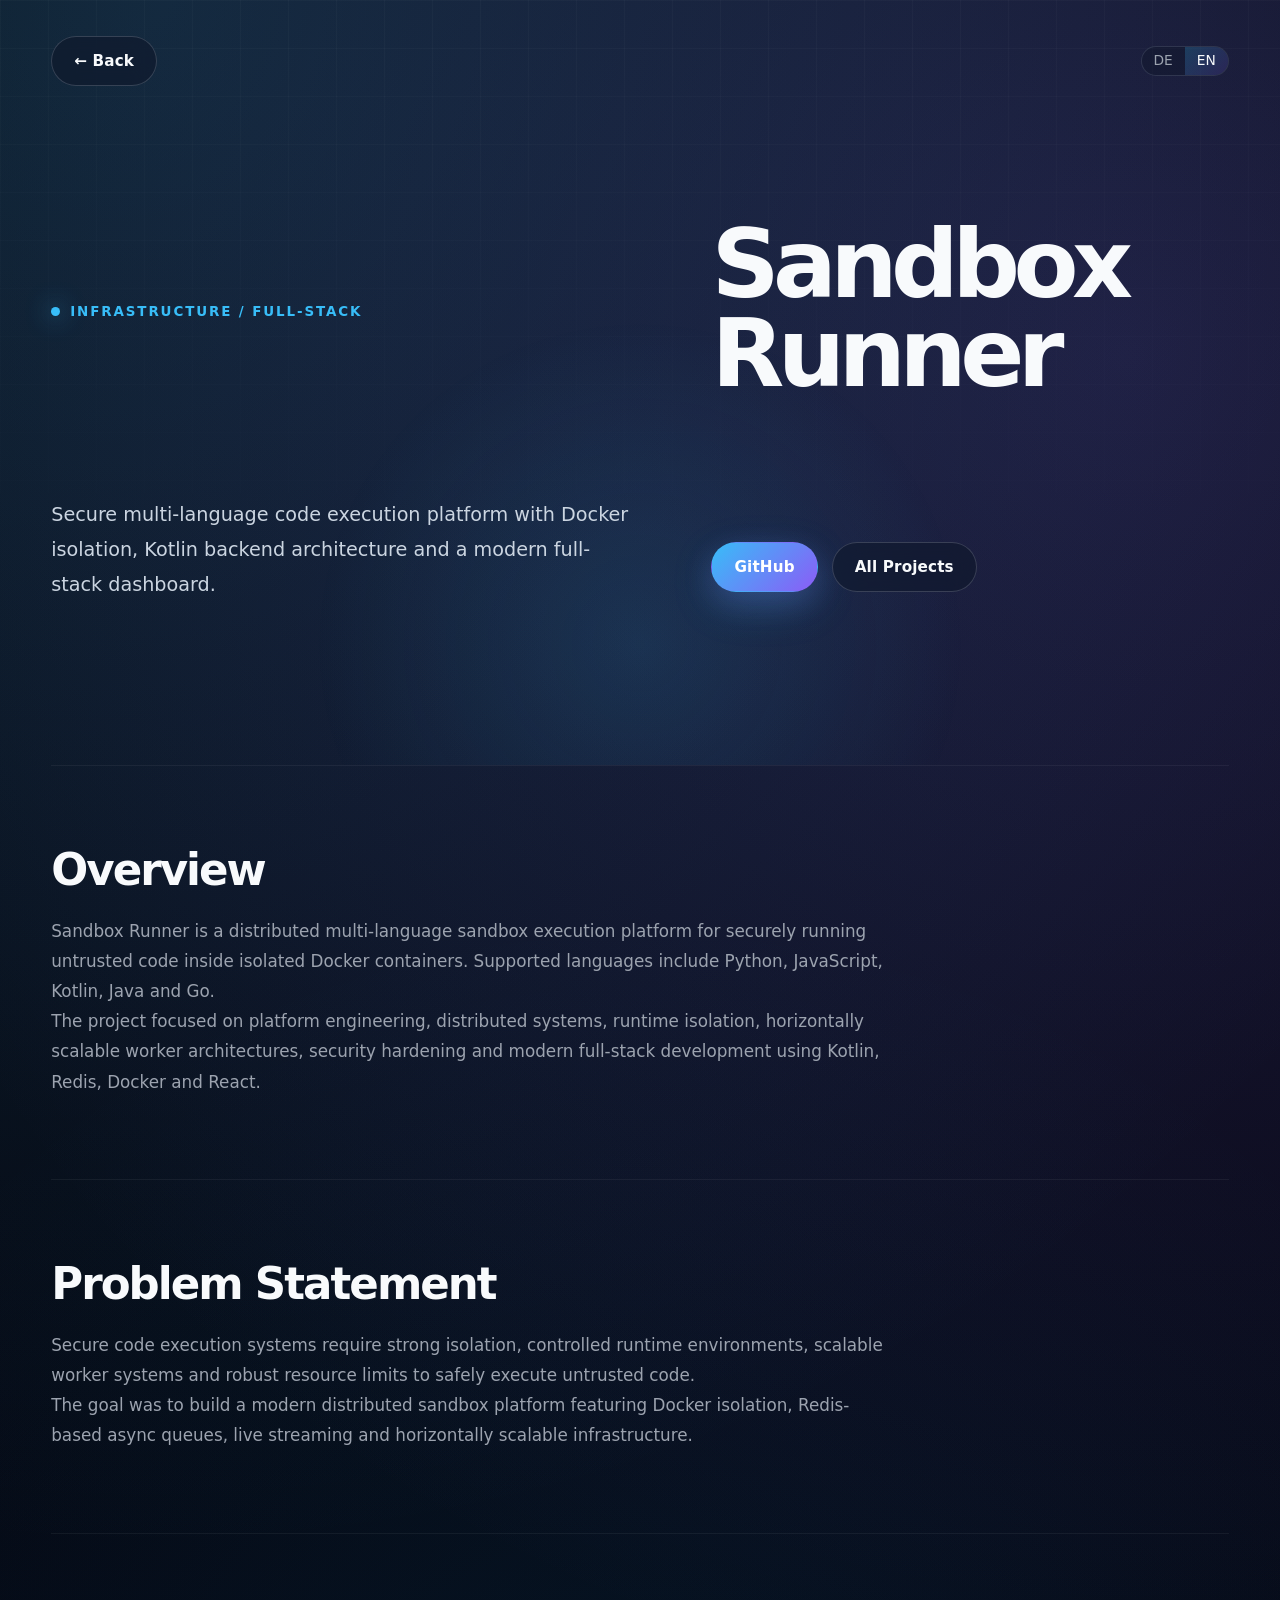
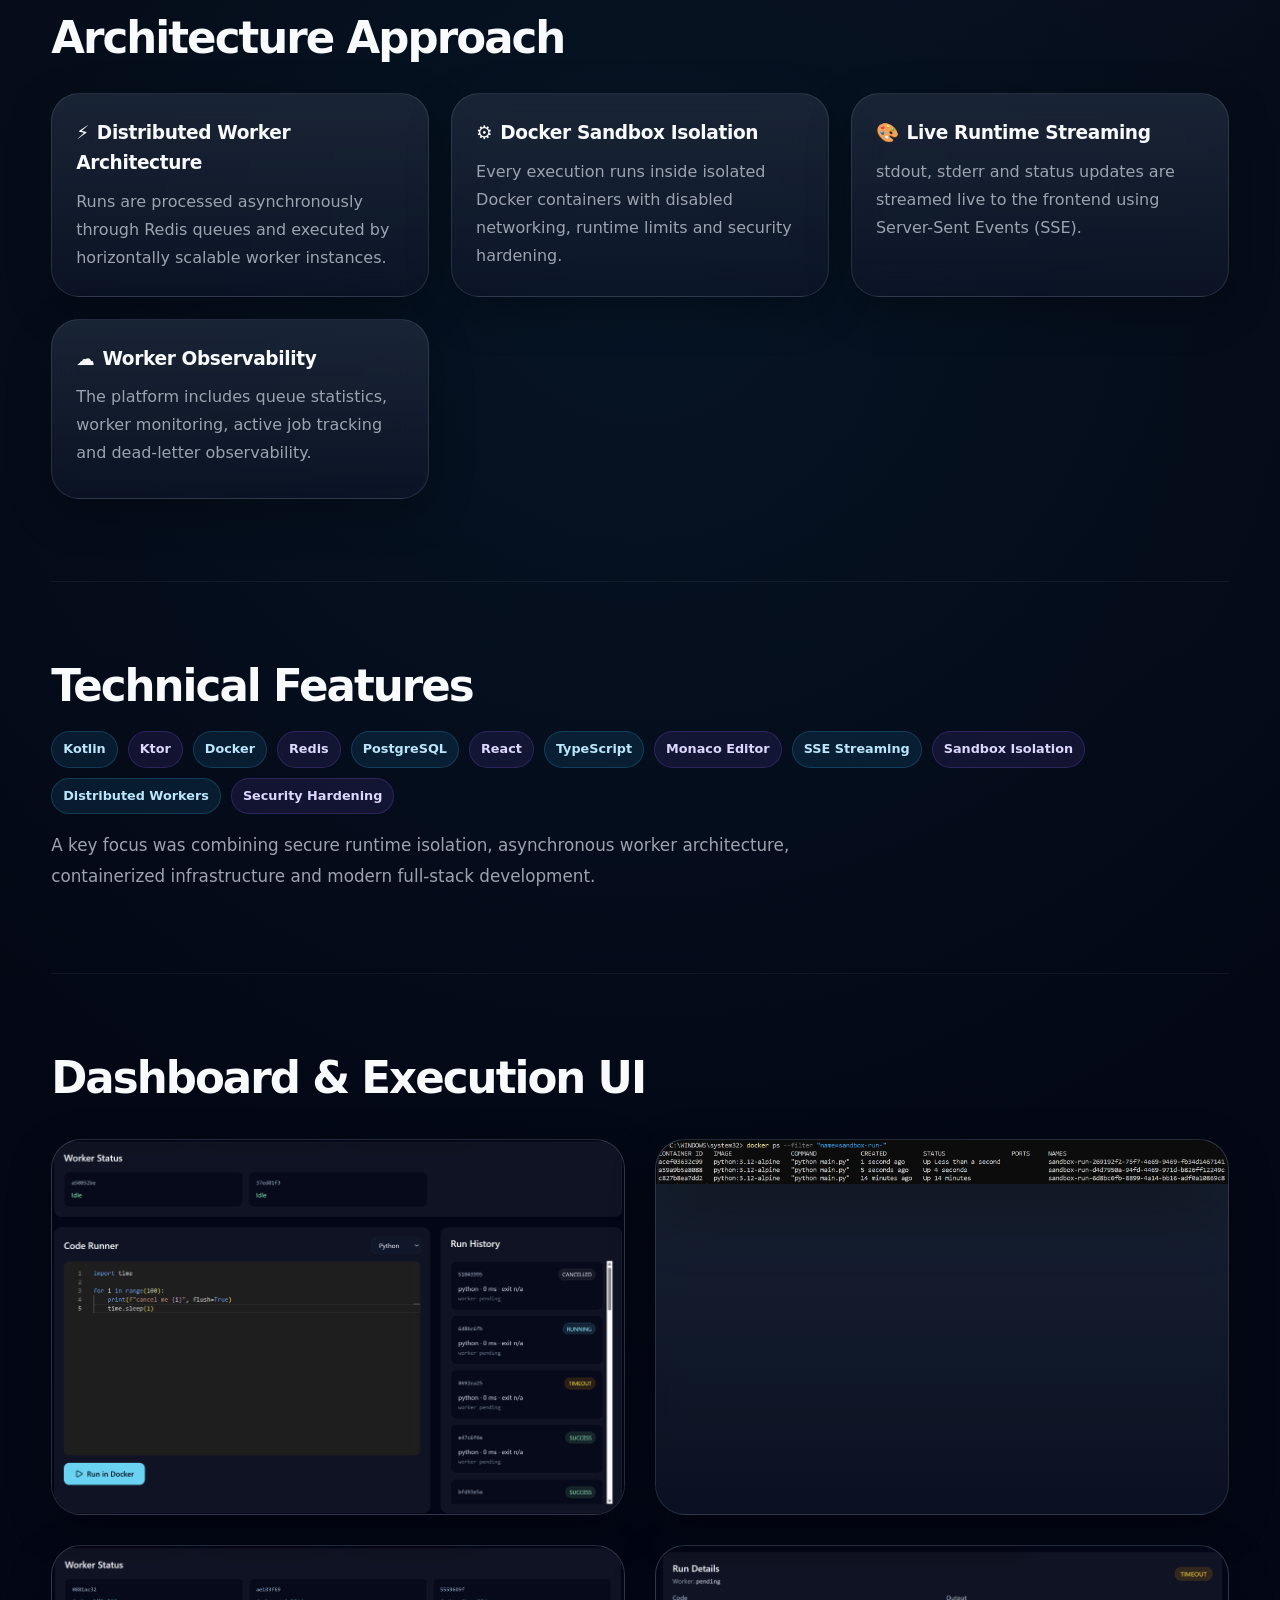
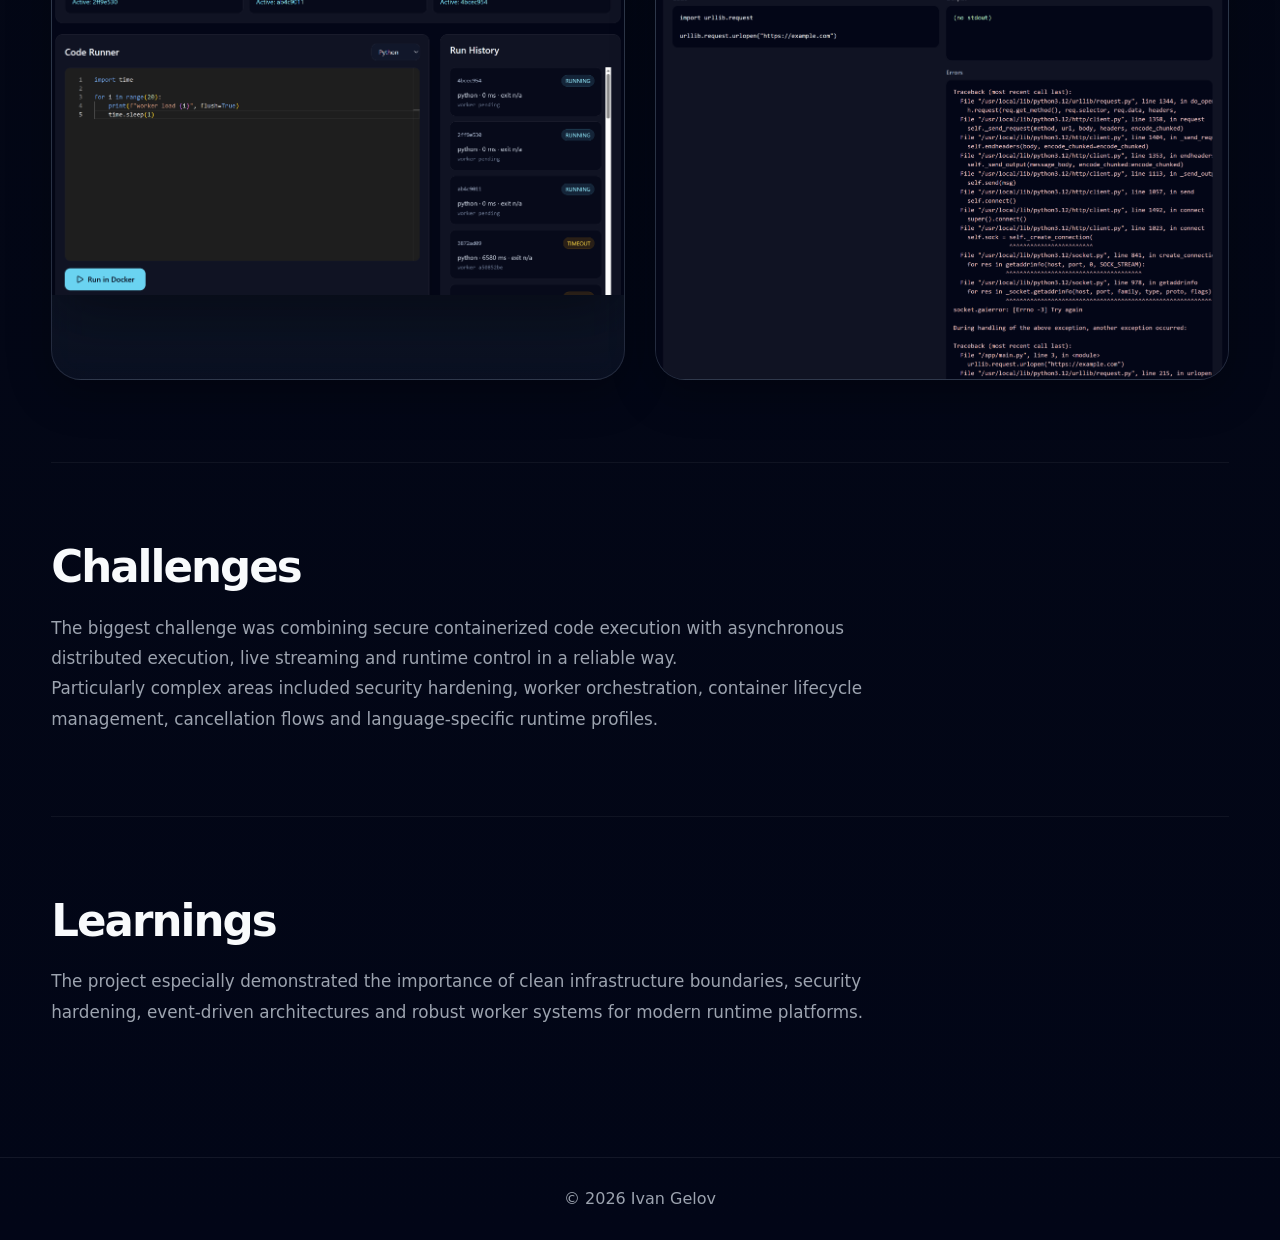
<file: projects/sandbox-runner-en.html>
<!doctype html>
<html lang="en">
  <head>
    <meta charset="UTF-8" />
    <meta name="viewport" content="width=device-width, initial-scale=1.0" />
    <title>Sandbox Runner</title>
    <link rel="stylesheet" href="../style.css" />
  </head>

  <body>
    <header class="hero" style="min-height: auto; padding-bottom: 40px">
      <nav class="nav">
        <a href="../index.html" class="btn btn-secondary"> ← Back </a>

        <div class="lang-toggle">
          <a href="sandbox-runner.de.html" class="lang-link"> DE </a>

          <a href="sandbox-runner.html" class="lang-link active"> EN </a>
        </div>
      </nav>

      <section class="hero-content">
        <p class="eyebrow">Infrastructure / Full-Stack</p>

        <h1>Sandbox Runner</h1>

        <p class="hero-text">
          Secure multi-language code execution platform with Docker isolation,
          Kotlin backend architecture and a modern full-stack dashboard.
        </p>

        <div class="hero-buttons">
          <a
            href="https://github.com/gelovI/sandbox-runner"
            class="btn btn-primary"
            target="_blank"
            rel="noopener noreferrer"
          >
            GitHub
          </a>

          <a href="../index.html#projects" class="btn btn-secondary">
            All Projects
          </a>
        </div>
      </section>
    </header>

    <main class="container">
      <section class="section">
        <h2>Overview</h2>

        <p>
          Sandbox Runner is a distributed multi-language sandbox execution
          platform for securely running untrusted code inside isolated Docker
          containers. Supported languages include Python, JavaScript, Kotlin,
          Java and Go.
        </p>

        <p>
          The project focused on platform engineering, distributed systems,
          runtime isolation, horizontally scalable worker architectures,
          security hardening and modern full-stack development using Kotlin,
          Redis, Docker and React.
        </p>
      </section>

      <section class="section">
        <h2>Problem Statement</h2>

        <p>
          Secure code execution systems require strong isolation, controlled
          runtime environments, scalable worker systems and robust resource
          limits to safely execute untrusted code.
        </p>

        <p>
          The goal was to build a modern distributed sandbox platform featuring
          Docker isolation, Redis-based async queues, live streaming and
          horizontally scalable infrastructure.
        </p>
      </section>

      <section class="section">
        <h2>Architecture Approach</h2>

        <div class="stack-grid">
          <div class="card stack-card">
            <h3>Distributed Worker Architecture</h3>

            <p>
              Runs are processed asynchronously through Redis queues and
              executed by horizontally scalable worker instances.
            </p>
          </div>

          <div class="card stack-card">
            <h3>Docker Sandbox Isolation</h3>

            <p>
              Every execution runs inside isolated Docker containers with
              disabled networking, runtime limits and security hardening.
            </p>
          </div>

          <div class="card stack-card">
            <h3>Live Runtime Streaming</h3>

            <p>
              stdout, stderr and status updates are streamed live to the
              frontend using Server-Sent Events (SSE).
            </p>
          </div>

          <div class="card stack-card">
            <h3>Worker Observability</h3>

            <p>
              The platform includes queue statistics, worker monitoring, active
              job tracking and dead-letter observability.
            </p>
          </div>
        </div>
      </section>

      <section class="section">
        <h2>Technical Features</h2>

        <ul class="tags">
          <li>Kotlin</li>
          <li>Ktor</li>
          <li>Docker</li>
          <li>Redis</li>
          <li>PostgreSQL</li>
          <li>React</li>
          <li>TypeScript</li>
          <li>Monaco Editor</li>
          <li>SSE Streaming</li>
          <li>Sandbox Isolation</li>
          <li>Distributed Workers</li>
          <li>Security Hardening</li>
        </ul>

        <p style="margin-top: 16px">
          A key focus was combining secure runtime isolation, asynchronous
          worker architecture, containerized infrastructure and modern
          full-stack development.
        </p>
      </section>

      <section class="section">
        <h2>Dashboard & Execution UI</h2>

        <div class="projects-grid">
          <div class="project-card card">
            <img
              src="../assets/images/sandboxBild1.png"
              class="project-image"
            />
          </div>

          <div class="project-card card">
            <img
              src="../assets/images/sandboxBild3.png"
              class="project-image"
            />
          </div>

          <div class="project-card card">
            <img
              src="../assets/images/sandboxBild6.png"
              class="project-image"
            />
          </div>

          <div class="project-card card">
            <img
              src="../assets/images/sandboxBild5.png"
              class="project-image"
            />
          </div>
        </div>
      </section>

      <section class="section">
        <h2>Challenges</h2>

        <p>
          The biggest challenge was combining secure containerized code
          execution with asynchronous distributed execution, live streaming and
          runtime control in a reliable way.
        </p>

        <p>
          Particularly complex areas included security hardening, worker
          orchestration, container lifecycle management, cancellation flows and
          language-specific runtime profiles.
        </p>
      </section>

      <section class="section">
        <h2>Learnings</h2>

        <p>
          The project especially demonstrated the importance of clean
          infrastructure boundaries, security hardening, event-driven
          architectures and robust worker systems for modern runtime platforms.
        </p>
      </section>
    </main>

    <footer class="footer">
      <p>© 2026 Ivan Gelov</p>
    </footer>
  </body>
</html>
</file>
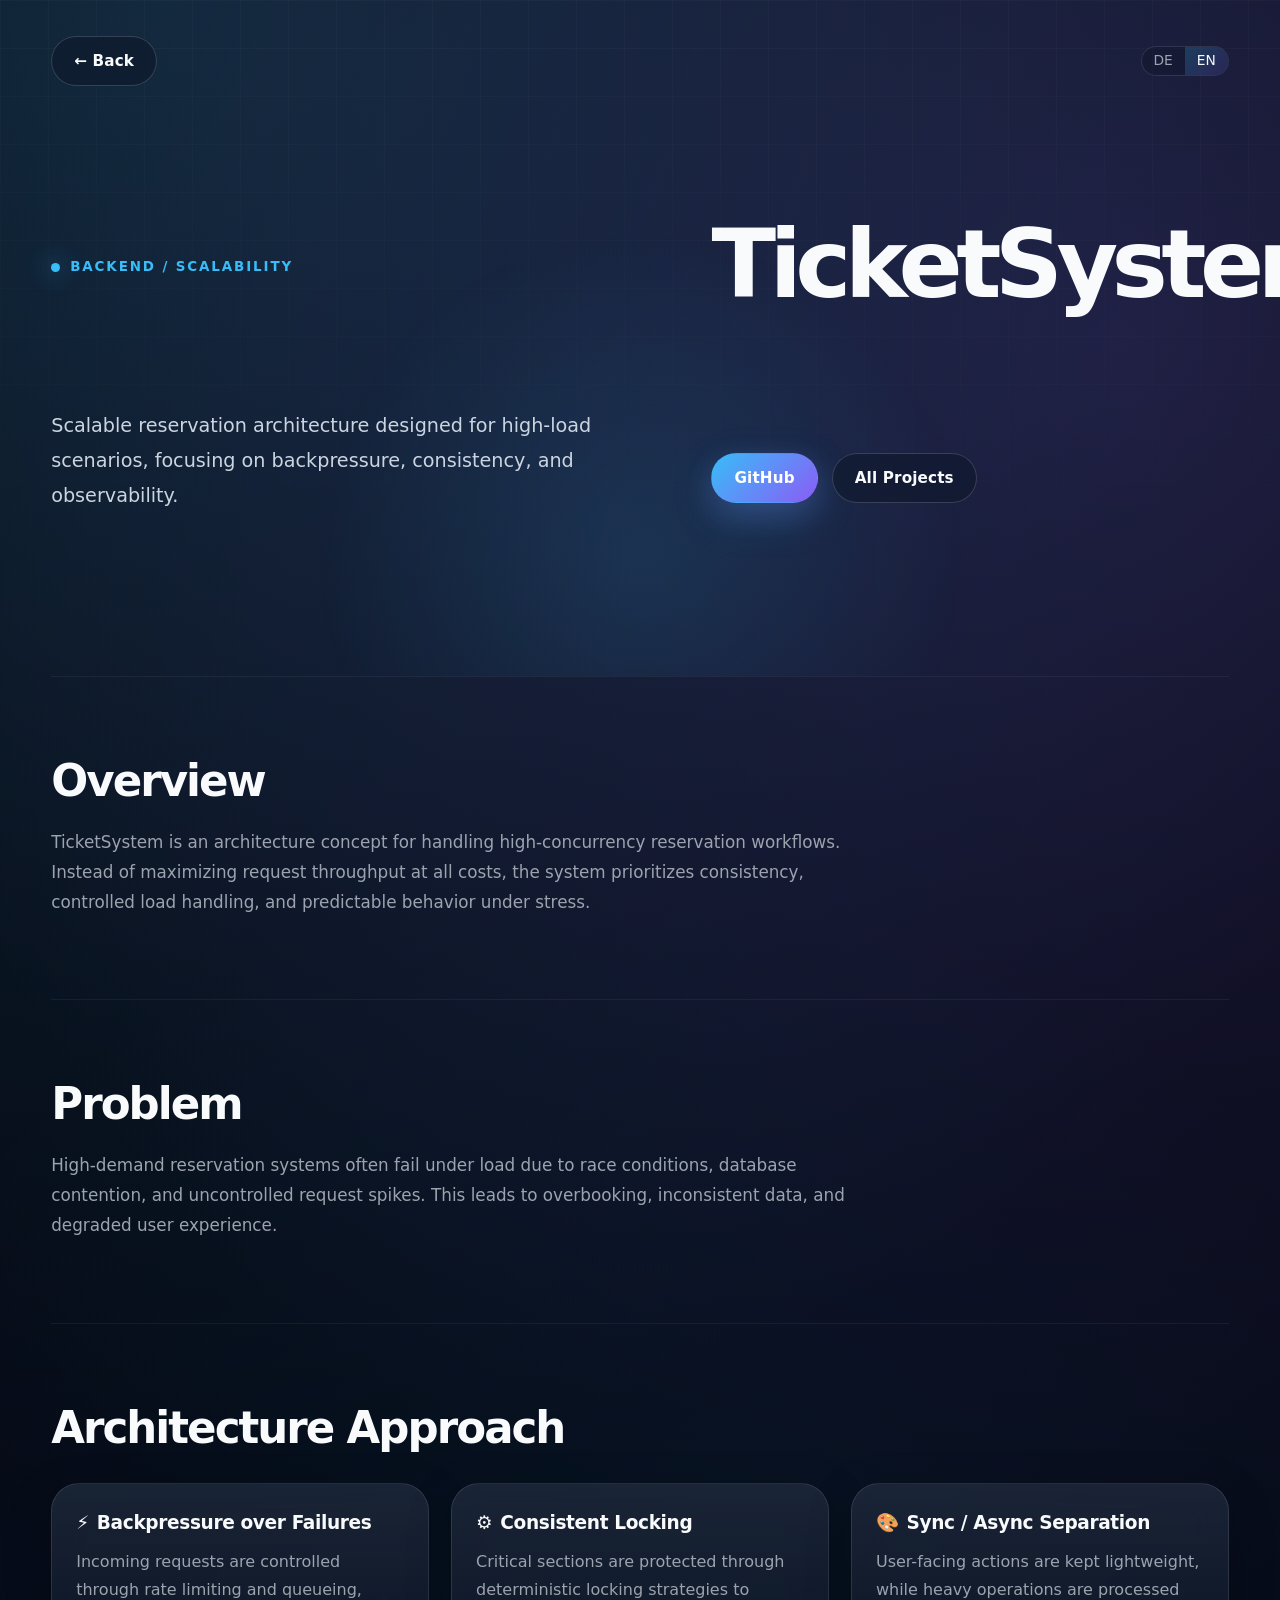
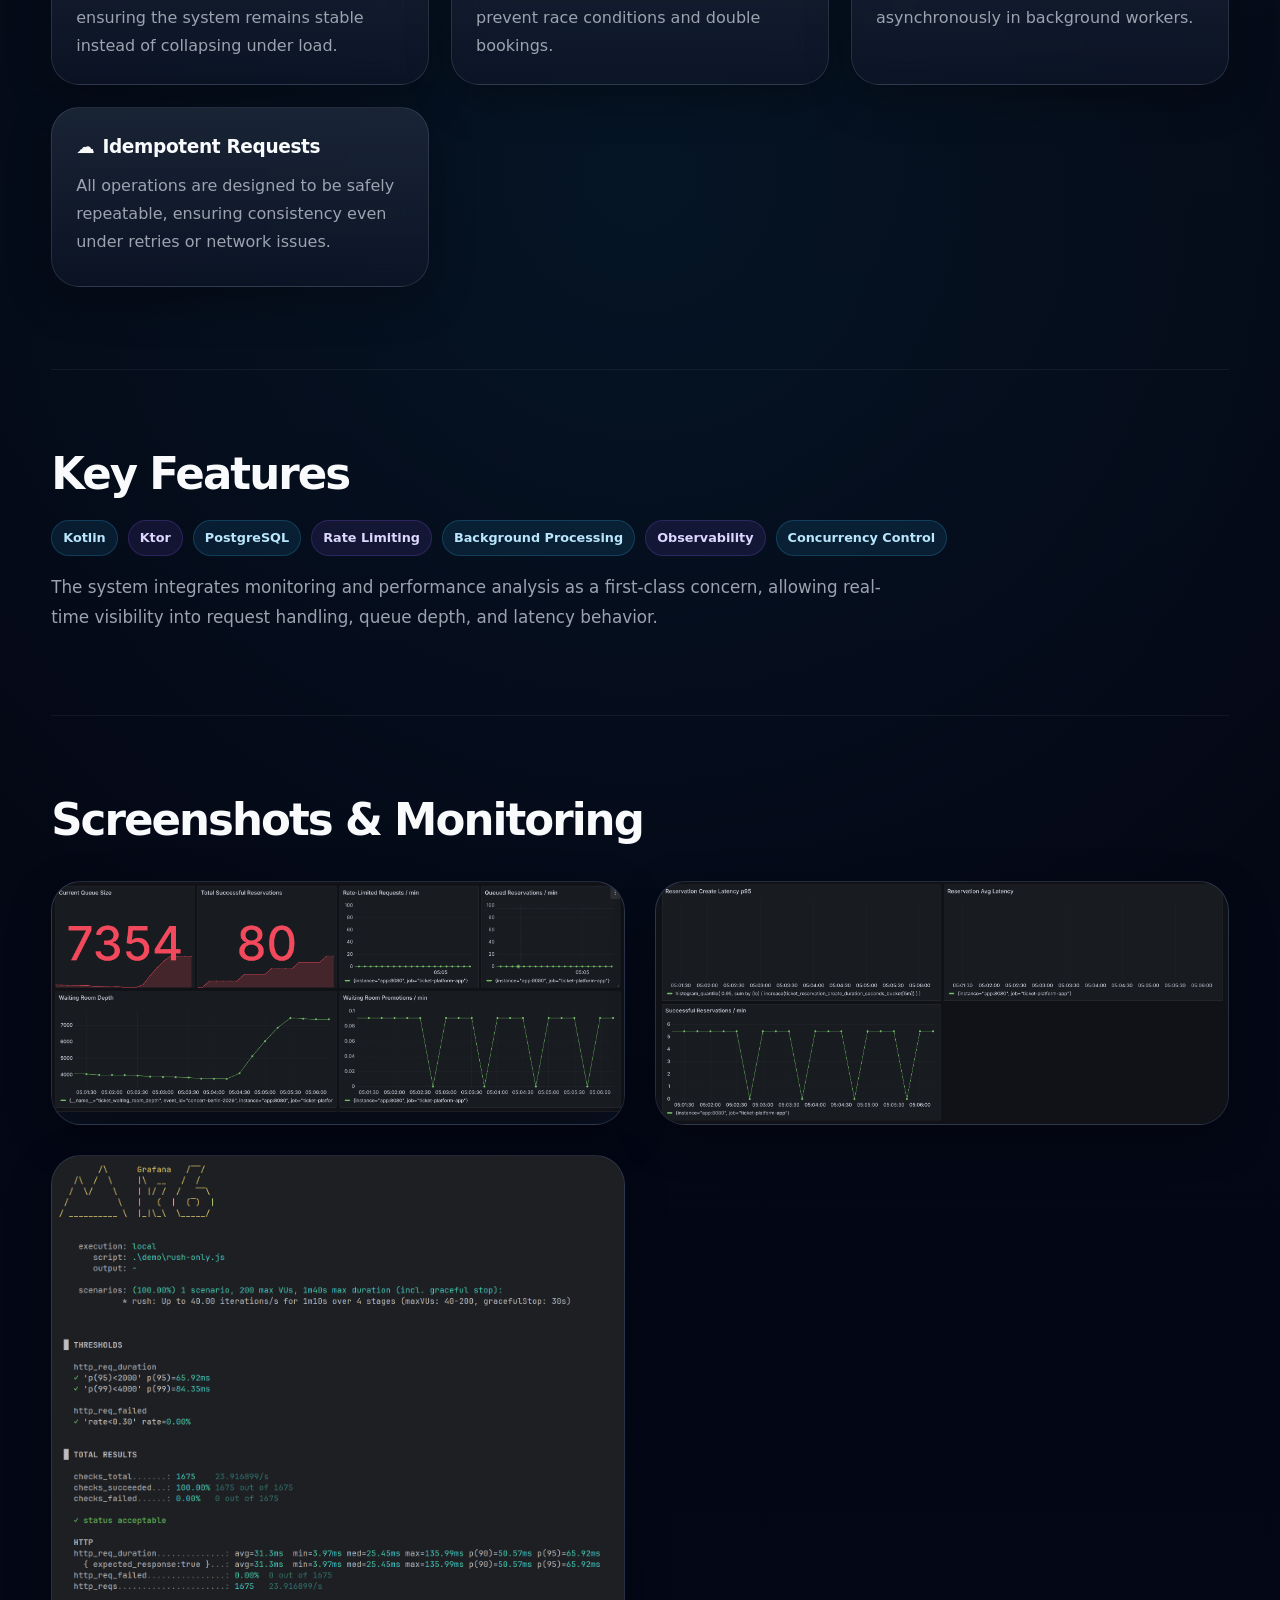
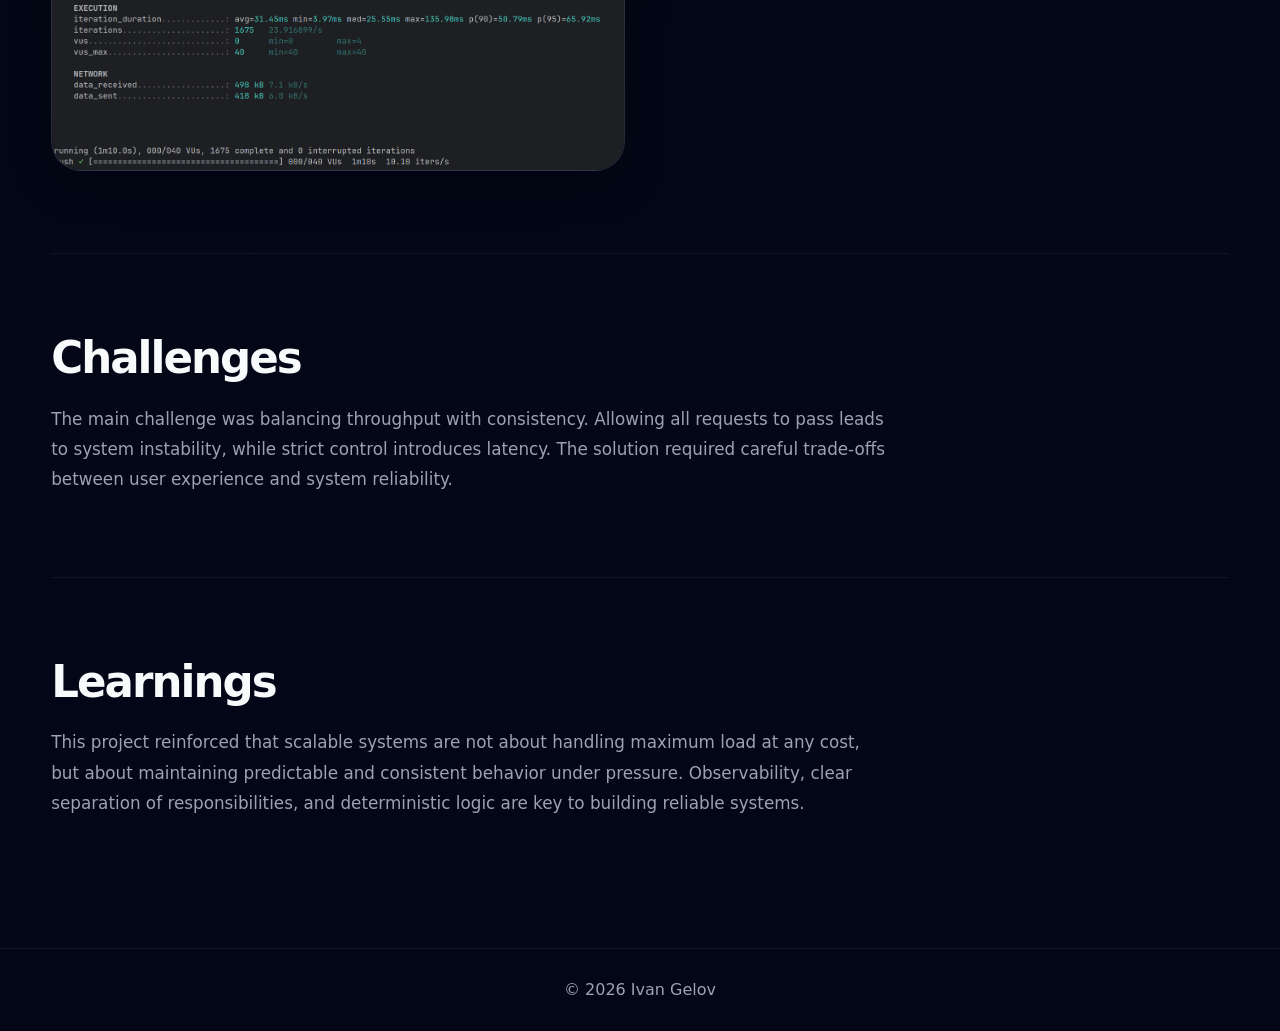
<file: projects/tickectsystem.html>
<!doctype html>
<html lang="en">
  <head>
    <meta charset="UTF-8" />
    <meta name="viewport" content="width=device-width, initial-scale=1.0" />
    <title>TicketSystem – High-Load Reservation Platform</title>
    <link rel="stylesheet" href="../style.css" />
  </head>

  <body>
    <header class="hero" style="min-height: auto; padding-bottom: 40px">
      <nav class="nav">
        <a href="../en.html" class="btn btn-secondary">← Back</a>

        <div class="lang-toggle">
          <a href="ticketsystem.de.html" class="lang-link">DE</a>
          <a href="ticketsystem.html" class="lang-link active">EN</a>
        </div>
      </nav>

      <section class="hero-content">
        <p class="eyebrow">Backend / Scalability</p>
        <h1>TicketSystem</h1>

        <p class="hero-text">
          Scalable reservation architecture designed for high-load scenarios,
          focusing on backpressure, consistency, and observability.
        </p>

        <div class="hero-buttons">
          <a href="#" class="btn btn-primary">GitHub</a>
          <a href="../index.html#projects" class="btn btn-secondary">
            All Projects
          </a>
        </div>
      </section>
    </header>

    <main class="container">
      <!-- OVERVIEW -->
      <section class="section">
        <h2>Overview</h2>
        <p>
          TicketSystem is an architecture concept for handling high-concurrency
          reservation workflows. Instead of maximizing request throughput at all
          costs, the system prioritizes consistency, controlled load handling,
          and predictable behavior under stress.
        </p>
      </section>

      <!-- PROBLEM -->
      <section class="section">
        <h2>Problem</h2>
        <p>
          High-demand reservation systems often fail under load due to race
          conditions, database contention, and uncontrolled request spikes. This
          leads to overbooking, inconsistent data, and degraded user experience.
        </p>
      </section>

      <!-- APPROACH -->
      <section class="section">
        <h2>Architecture Approach</h2>

        <div class="stack-grid">
          <div class="card stack-card">
            <h3>Backpressure over Failures</h3>
            <p>
              Incoming requests are controlled through rate limiting and
              queueing, ensuring the system remains stable instead of collapsing
              under load.
            </p>
          </div>

          <div class="card stack-card">
            <h3>Consistent Locking</h3>
            <p>
              Critical sections are protected through deterministic locking
              strategies to prevent race conditions and double bookings.
            </p>
          </div>

          <div class="card stack-card">
            <h3>Sync / Async Separation</h3>
            <p>
              User-facing actions are kept lightweight, while heavy operations
              are processed asynchronously in background workers.
            </p>
          </div>

          <div class="card stack-card">
            <h3>Idempotent Requests</h3>
            <p>
              All operations are designed to be safely repeatable, ensuring
              consistency even under retries or network issues.
            </p>
          </div>
        </div>
      </section>

      <!-- FEATURES -->
      <section class="section">
        <h2>Key Features</h2>

        <ul class="tags">
          <li>Kotlin</li>
          <li>Ktor</li>
          <li>PostgreSQL</li>
          <li>Rate Limiting</li>
          <li>Background Processing</li>
          <li>Observability</li>
          <li>Concurrency Control</li>
        </ul>

        <p style="margin-top: 16px">
          The system integrates monitoring and performance analysis as a
          first-class concern, allowing real-time visibility into request
          handling, queue depth, and latency behavior.
        </p>
      </section>

      <!-- GALLERY -->
      <section class="section">
        <h2>Screenshots & Monitoring</h2>

        <div class="projects-grid">
          <div class="project-card card">
            <img src="../assets/images/grafana1.png" class="project-image" />
          </div>

          <div class="project-card card">
            <img src="../assets/images/grafana2.png" class="project-image" />
          </div>

          <div class="project-card card">
            <img src="../assets/images/mk6_bild.png" class="project-image" />
          </div>
        </div>
      </section>

      <!-- CHALLENGES -->
      <section class="section">
        <h2>Challenges</h2>
        <p>
          The main challenge was balancing throughput with consistency. Allowing
          all requests to pass leads to system instability, while strict control
          introduces latency. The solution required careful trade-offs between
          user experience and system reliability.
        </p>
      </section>

      <!-- LEARNINGS -->
      <section class="section">
        <h2>Learnings</h2>
        <p>
          This project reinforced that scalable systems are not about handling
          maximum load at any cost, but about maintaining predictable and
          consistent behavior under pressure. Observability, clear separation of
          responsibilities, and deterministic logic are key to building reliable
          systems.
        </p>
      </section>
    </main>

    <footer class="footer">
      <p>© 2026 Ivan Gelov</p>
    </footer>
  </body>
</html>
</file>
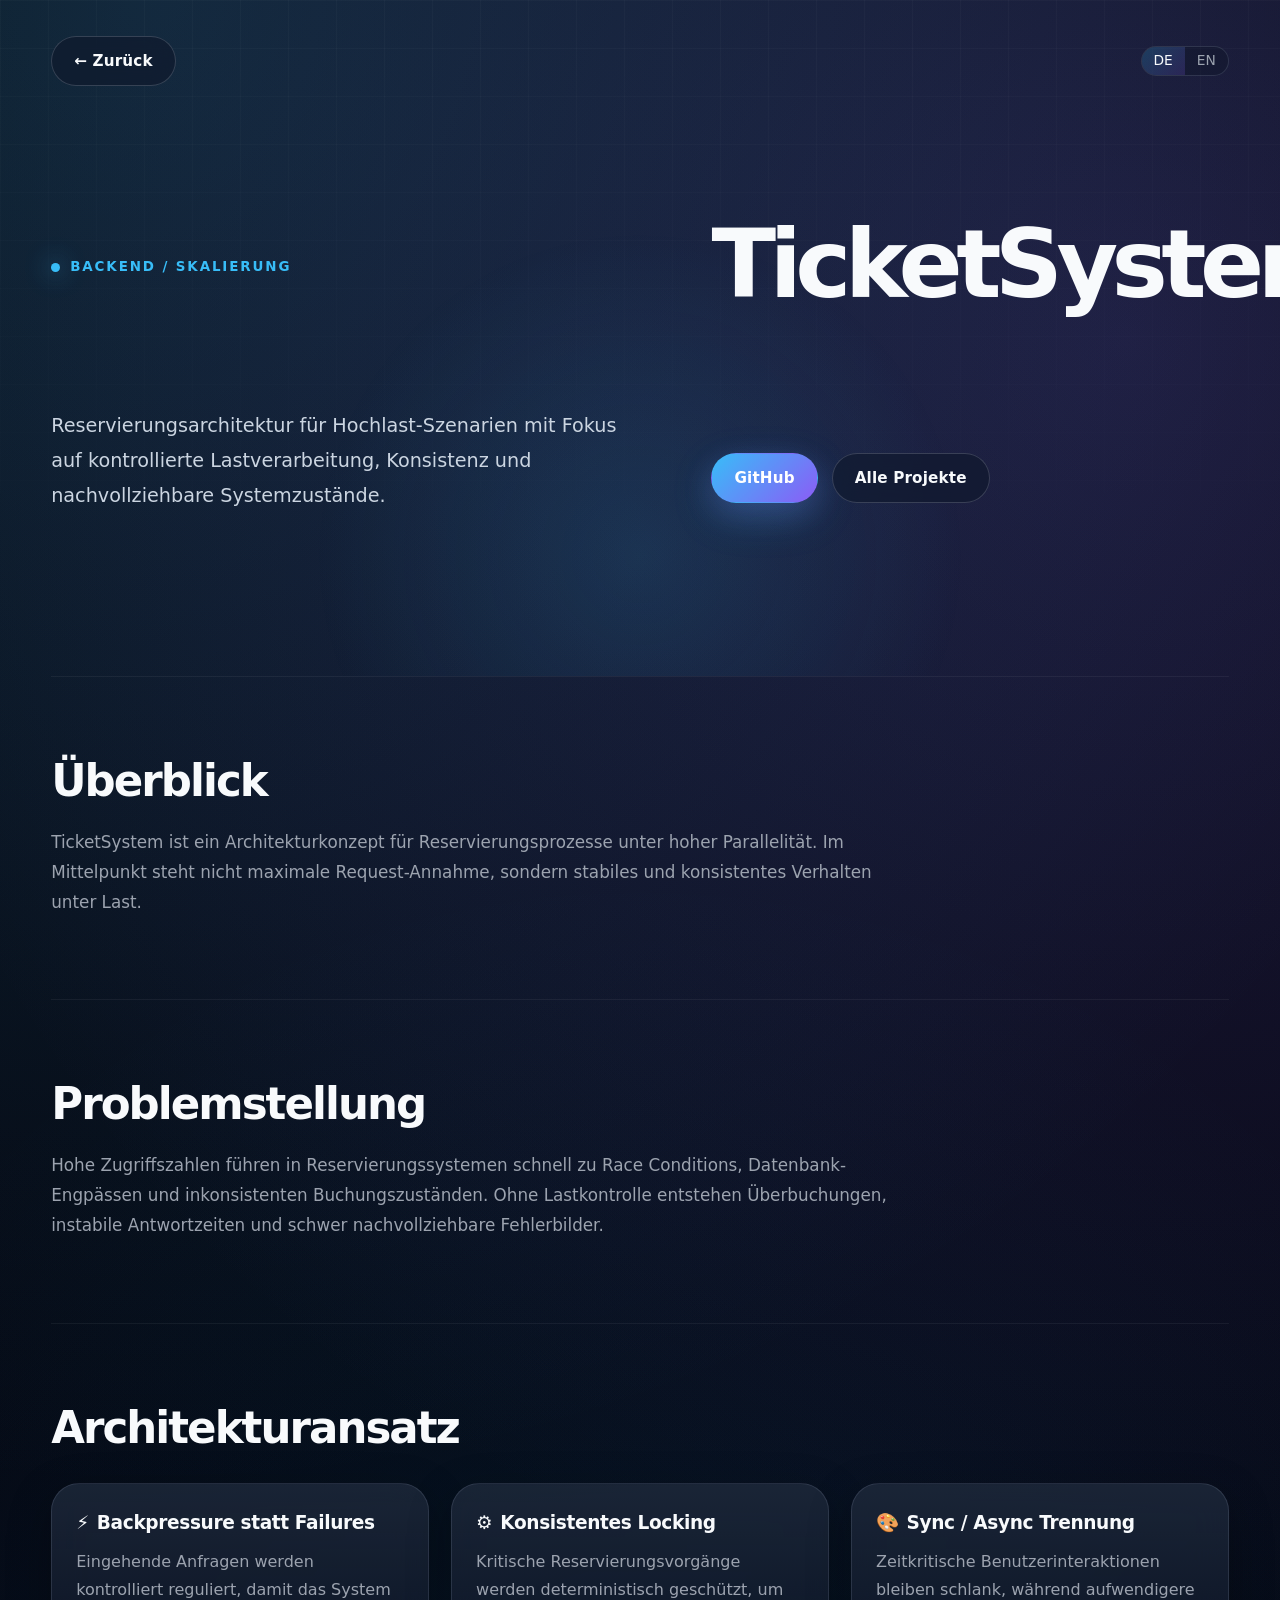
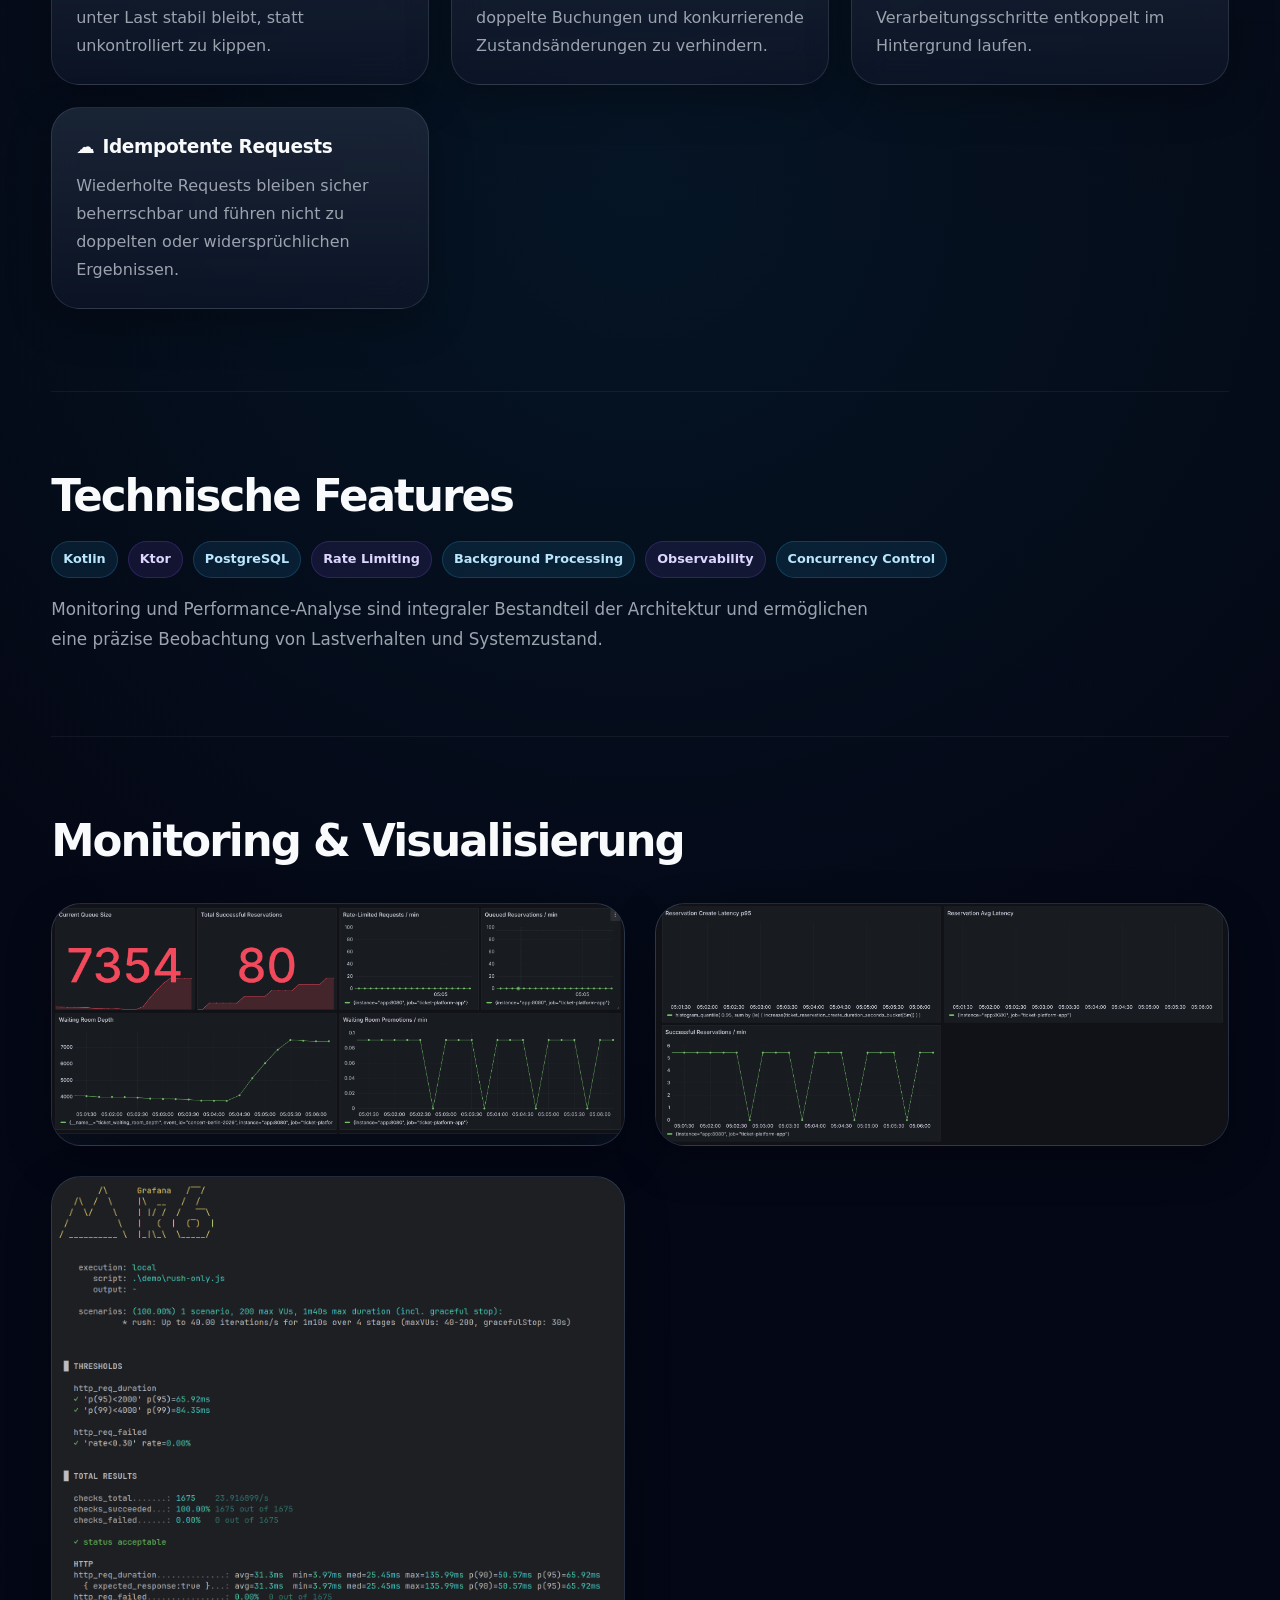
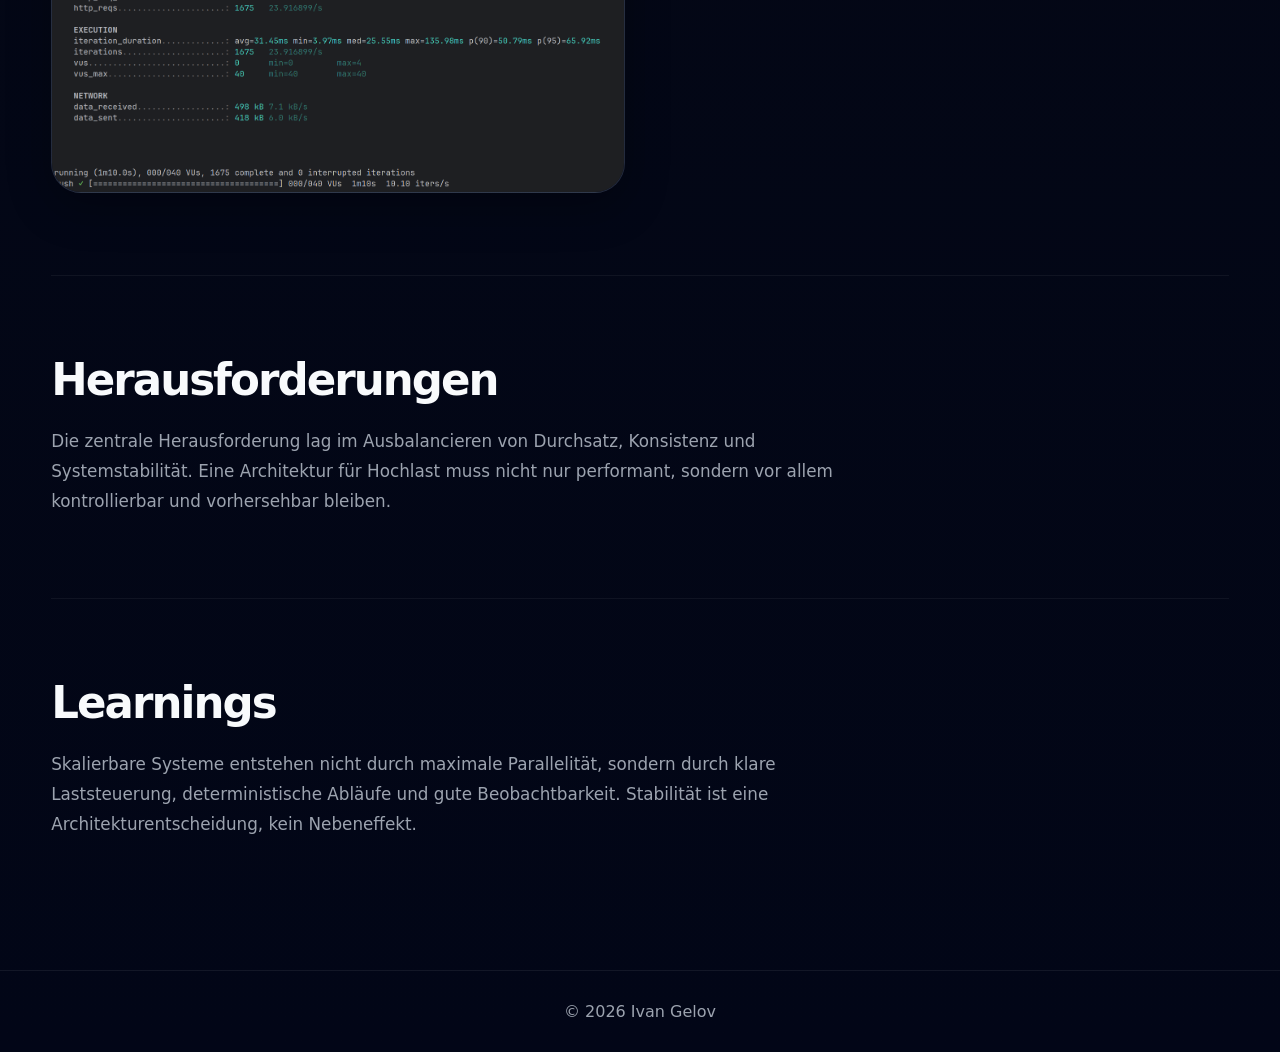
<file: projects/ticketsystem.de.html>
<!doctype html>
<html lang="de">
  <head>
    <meta charset="UTF-8" />
    <meta name="viewport" content="width=device-width, initial-scale=1.0" />
    <title>TicketSystem – Lastfähige Reservierungsplattform</title>
    <link rel="stylesheet" href="../style.css" />
  </head>

  <body>
    <header class="hero" style="min-height: auto; padding-bottom: 40px">
      <nav class="nav">
        <a href="../index.html" class="btn btn-secondary">← Zurück</a>

        <div class="lang-toggle">
          <a href="ticketsystem.de.html" class="lang-link active">DE</a>
          <a href="ticketsystem.html" class="lang-link">EN</a>
        </div>
      </nav>

      <section class="hero-content">
        <p class="eyebrow">Backend / Skalierung</p>
        <h1>TicketSystem</h1>

        <p class="hero-text">
          Reservierungsarchitektur für Hochlast-Szenarien mit Fokus auf
          kontrollierte Lastverarbeitung, Konsistenz und nachvollziehbare
          Systemzustände.
        </p>

        <div class="hero-buttons">
          <a href="#" class="btn btn-primary">GitHub</a>
          <a href="../index.html#projects" class="btn btn-secondary">
            Alle Projekte
          </a>
        </div>
      </section>
    </header>

    <main class="container">
      <!-- OVERVIEW -->
      <section class="section">
        <h2>Überblick</h2>
        <p>
          TicketSystem ist ein Architekturkonzept für Reservierungsprozesse
          unter hoher Parallelität. Im Mittelpunkt steht nicht maximale
          Request-Annahme, sondern stabiles und konsistentes Verhalten unter
          Last.
        </p>
      </section>

      <!-- PROBLEM -->
      <section class="section">
        <h2>Problemstellung</h2>
        <p>
          Hohe Zugriffszahlen führen in Reservierungssystemen schnell zu Race
          Conditions, Datenbank-Engpässen und inkonsistenten Buchungszuständen.
          Ohne Lastkontrolle entstehen Überbuchungen, instabile Antwortzeiten
          und schwer nachvollziehbare Fehlerbilder.
        </p>
      </section>

      <!-- ARCHITEKTUR -->
      <section class="section">
        <h2>Architekturansatz</h2>

        <div class="stack-grid">
          <div class="card stack-card">
            <h3>Backpressure statt Failures</h3>
            <p>
              Eingehende Anfragen werden kontrolliert reguliert, damit das
              System unter Last stabil bleibt, statt unkontrolliert zu kippen.
            </p>
          </div>

          <div class="card stack-card">
            <h3>Konsistentes Locking</h3>
            <p>
              Kritische Reservierungsvorgänge werden deterministisch geschützt,
              um doppelte Buchungen und konkurrierende Zustandsänderungen zu
              verhindern.
            </p>
          </div>

          <div class="card stack-card">
            <h3>Sync / Async Trennung</h3>
            <p>
              Zeitkritische Benutzerinteraktionen bleiben schlank, während
              aufwendigere Verarbeitungsschritte entkoppelt im Hintergrund
              laufen.
            </p>
          </div>

          <div class="card stack-card">
            <h3>Idempotente Requests</h3>
            <p>
              Wiederholte Requests bleiben sicher beherrschbar und führen nicht
              zu doppelten oder widersprüchlichen Ergebnissen.
            </p>
          </div>
        </div>
      </section>

      <!-- FEATURES -->
      <section class="section">
        <h2>Technische Features</h2>

        <ul class="tags">
          <li>Kotlin</li>
          <li>Ktor</li>
          <li>PostgreSQL</li>
          <li>Rate Limiting</li>
          <li>Background Processing</li>
          <li>Observability</li>
          <li>Concurrency Control</li>
        </ul>

        <p style="margin-top: 16px">
          Monitoring und Performance-Analyse sind integraler Bestandteil der
          Architektur und ermöglichen eine präzise Beobachtung von Lastverhalten
          und Systemzustand.
        </p>
      </section>

      <!-- SCREENSHOTS -->
      <section class="section">
        <h2>Monitoring & Visualisierung</h2>

        <div class="projects-grid">
          <div class="project-card card">
            <img src="../assets/images/grafana1.png" class="project-image" />
          </div>

          <div class="project-card card">
            <img src="../assets/images/grafana2.png" class="project-image" />
          </div>

          <div class="project-card card">
            <img src="../assets/images/mk6_bild.png" class="project-image" />
          </div>
        </div>
      </section>

      <!-- CHALLENGES -->
      <section class="section">
        <h2>Herausforderungen</h2>
        <p>
          Die zentrale Herausforderung lag im Ausbalancieren von Durchsatz,
          Konsistenz und Systemstabilität. Eine Architektur für Hochlast muss
          nicht nur performant, sondern vor allem kontrollierbar und
          vorhersehbar bleiben.
        </p>
      </section>

      <!-- LEARNINGS -->
      <section class="section">
        <h2>Learnings</h2>
        <p>
          Skalierbare Systeme entstehen nicht durch maximale Parallelität,
          sondern durch klare Laststeuerung, deterministische Abläufe und gute
          Beobachtbarkeit. Stabilität ist eine Architekturentscheidung, kein
          Nebeneffekt.
        </p>
      </section>
    </main>

    <footer class="footer">
      <p>© 2026 Ivan Gelov</p>
    </footer>
  </body>
</html>
</file>
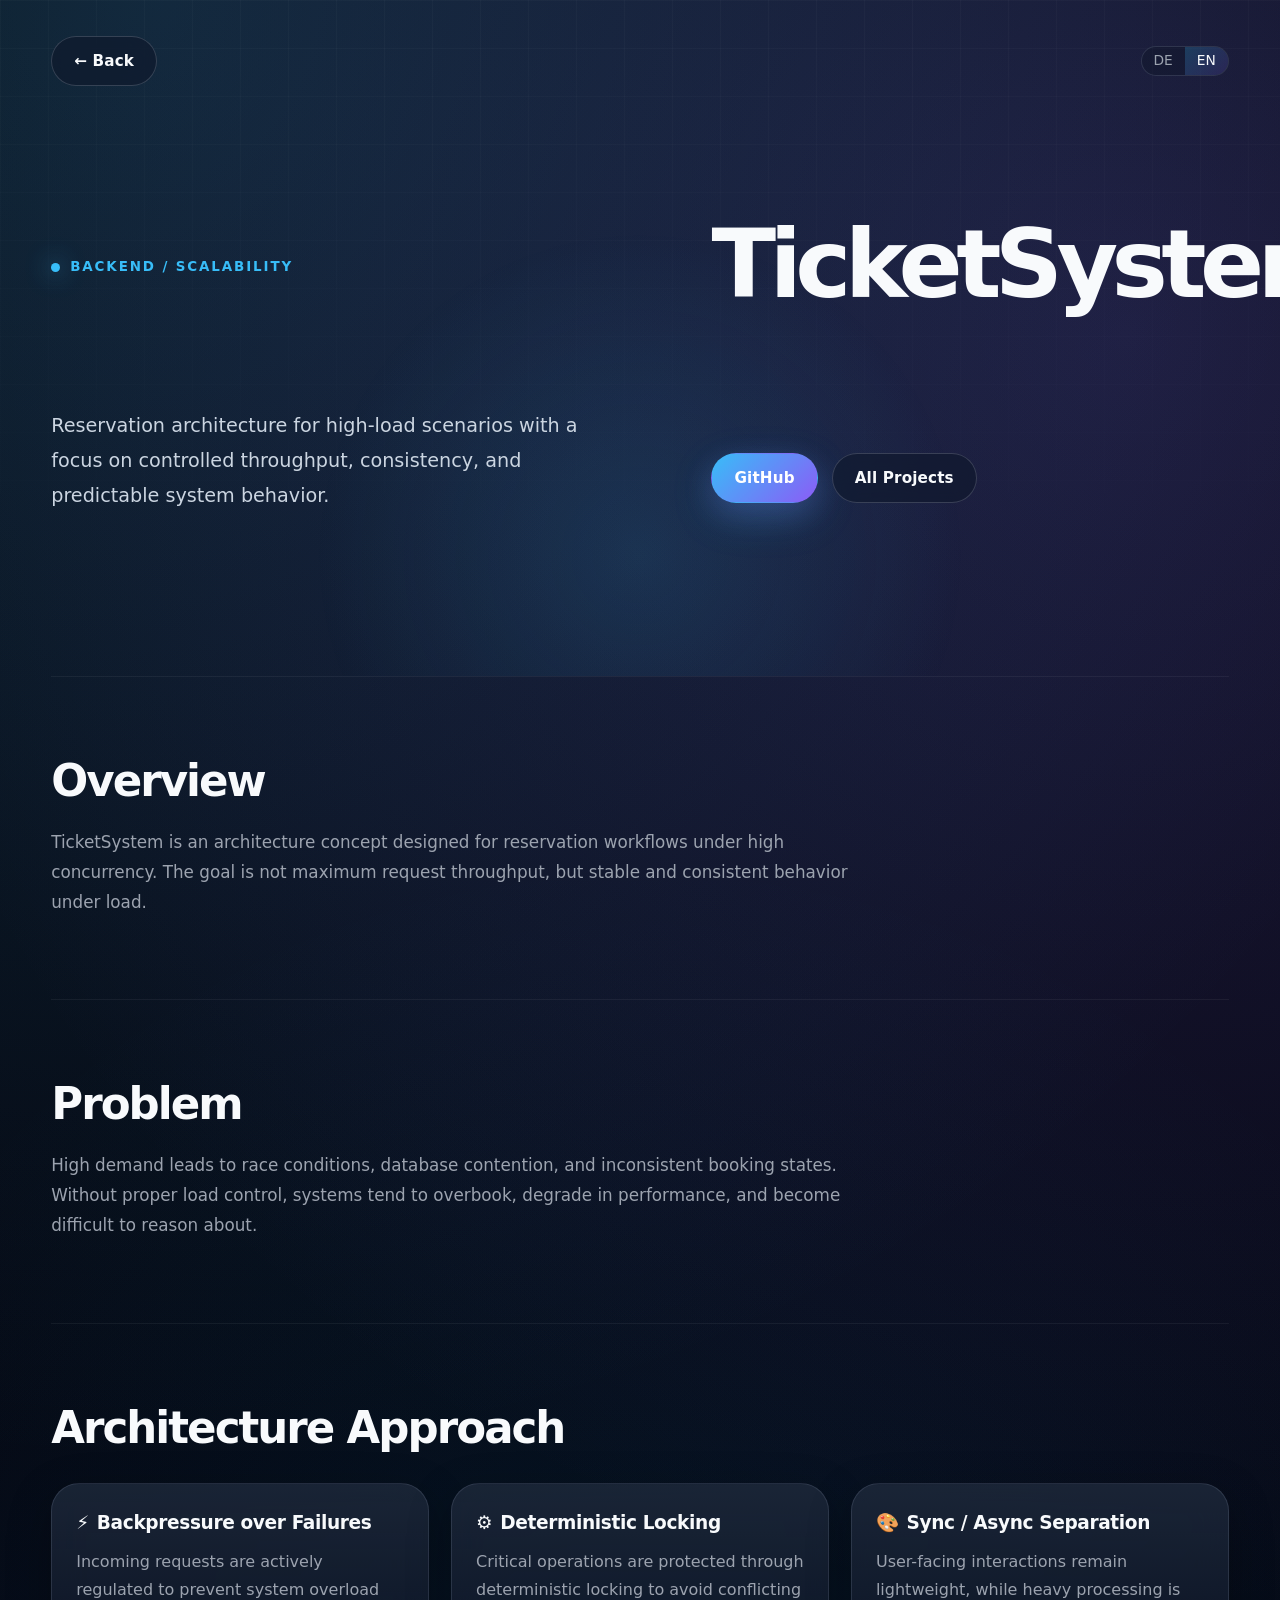
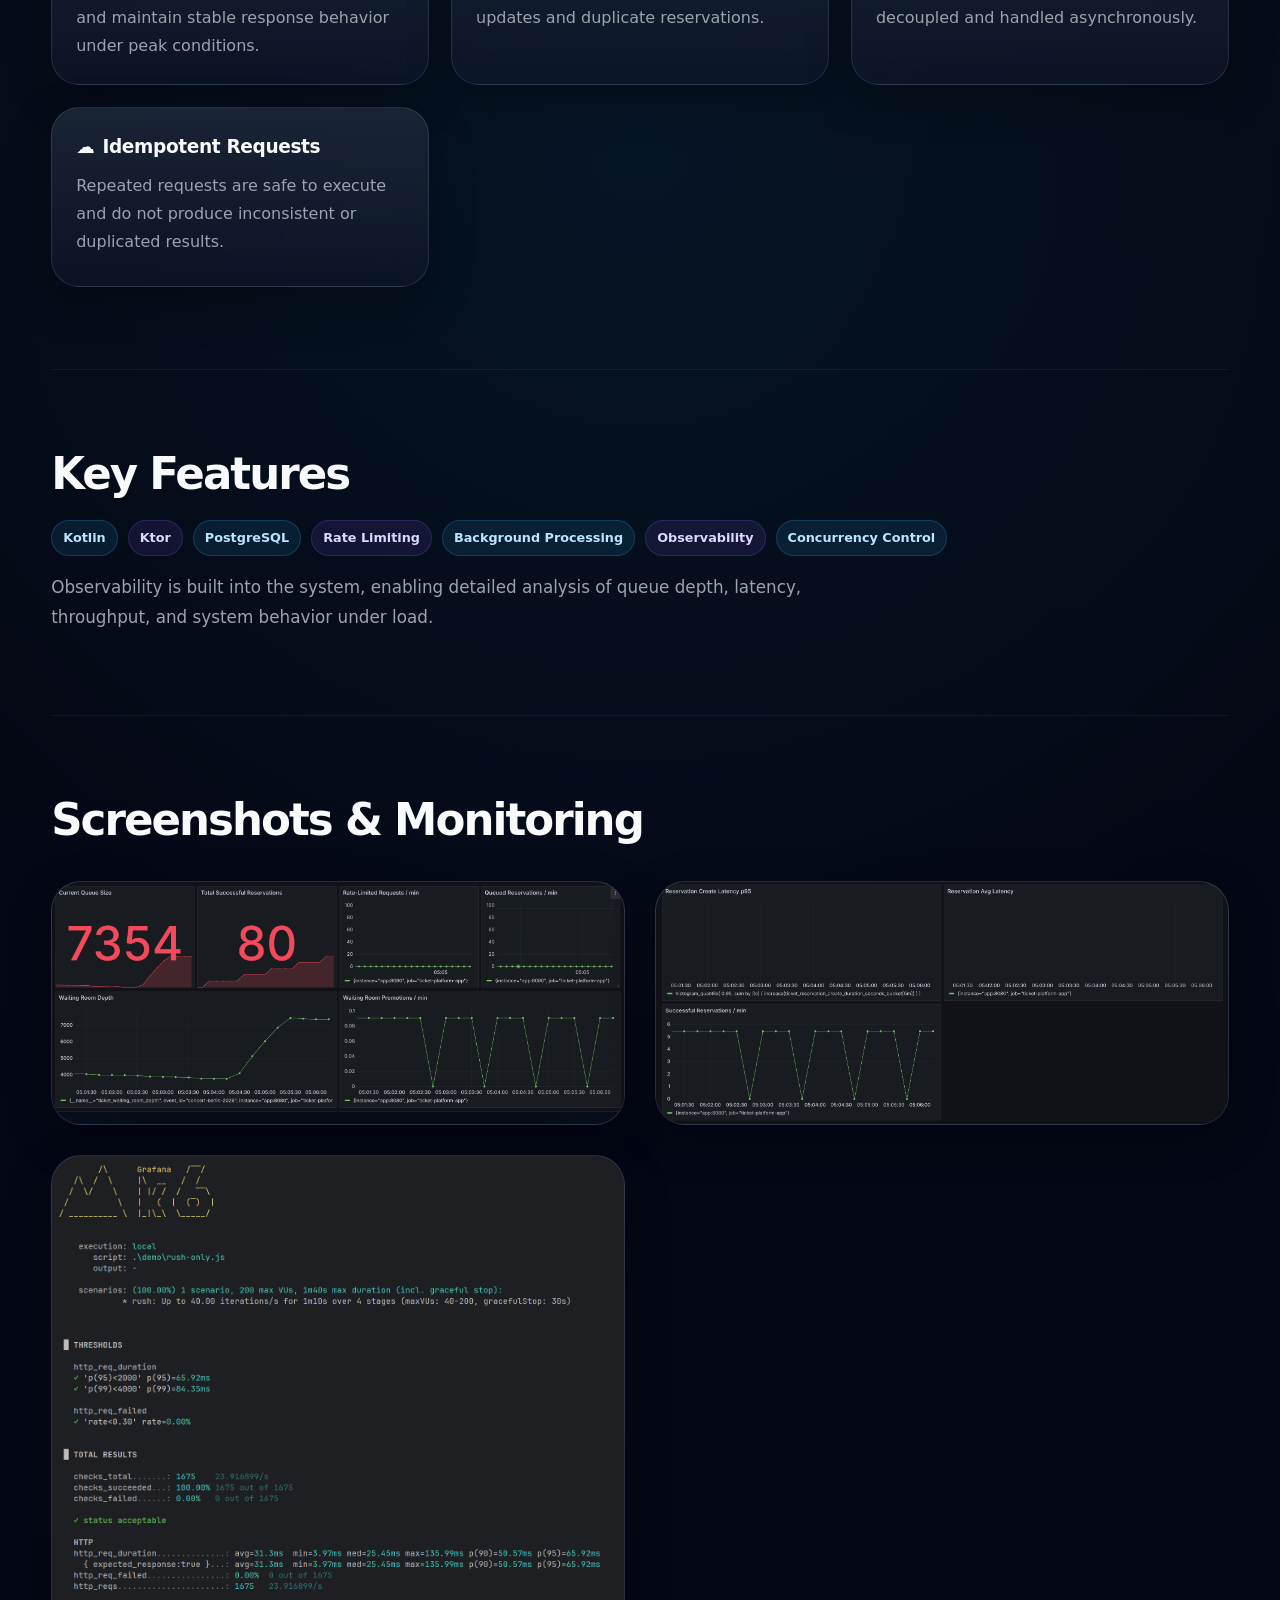
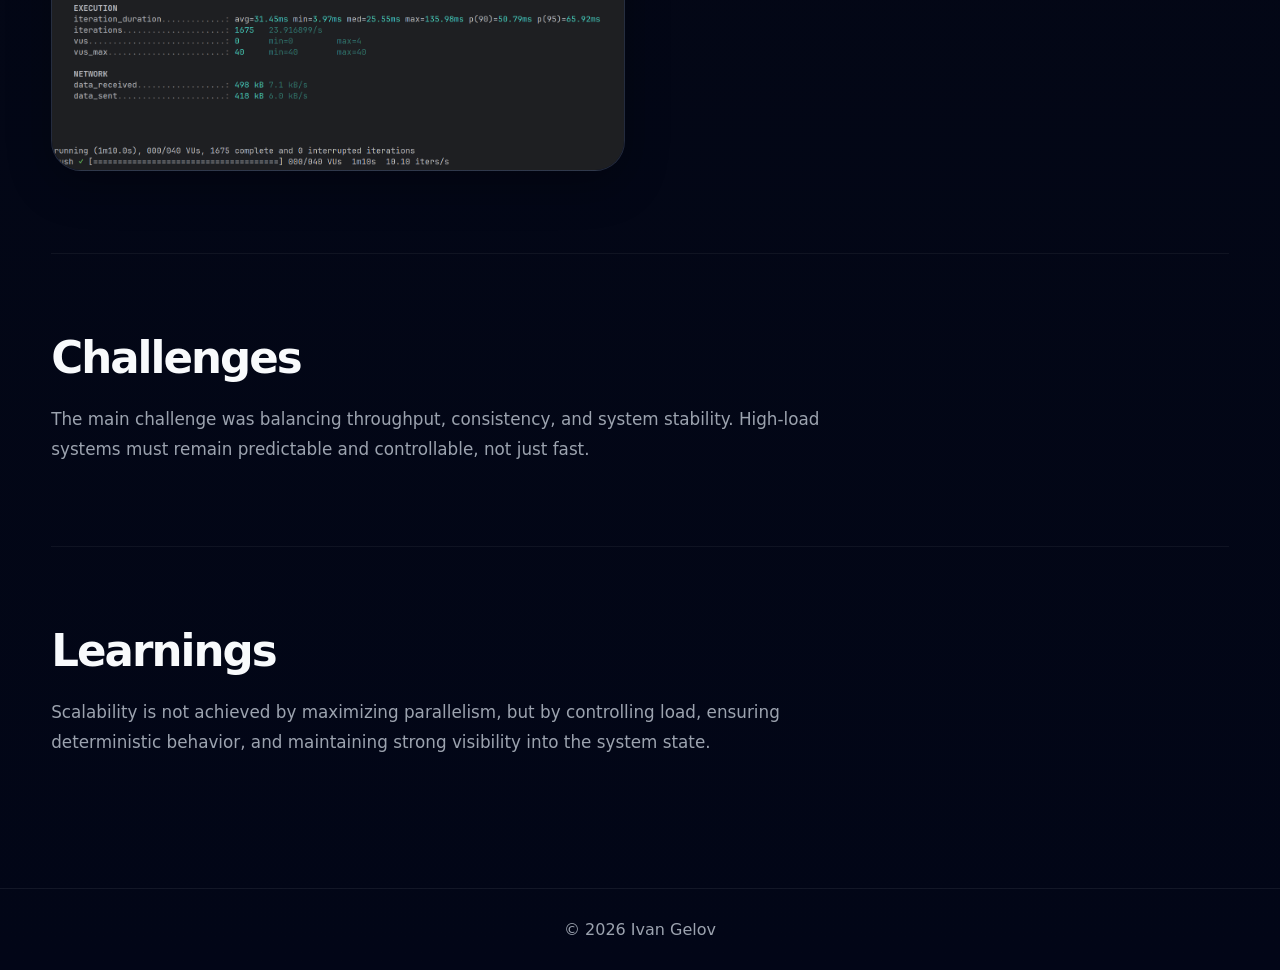
<file: projects/ticketsystem.html>
<!doctype html>
<html lang="en">
  <head>
    <meta charset="UTF-8" />
    <meta name="viewport" content="width=device-width, initial-scale=1.0" />
    <title>TicketSystem – High-Load Reservation Platform</title>
    <link rel="stylesheet" href="../style.css" />
  </head>

  <body>
    <header class="hero" style="min-height: auto; padding-bottom: 40px">
      <nav class="nav">
        <a href="../en.html" class="btn btn-secondary">← Back</a>

        <div class="lang-toggle">
          <a href="ticketsystem.de.html" class="lang-link">DE</a>
          <a href="ticketsystem.html" class="lang-link active">EN</a>
        </div>
      </nav>

      <section class="hero-content">
        <p class="eyebrow">Backend / Scalability</p>
        <h1>TicketSystem</h1>

        <p class="hero-text">
          Reservation architecture for high-load scenarios with a focus on
          controlled throughput, consistency, and predictable system behavior.
        </p>

        <div class="hero-buttons">
          <a href="#" class="btn btn-primary">GitHub</a>
          <a href="../index.html#projects" class="btn btn-secondary">
            All Projects
          </a>
        </div>
      </section>
    </header>

    <main class="container">
      <!-- OVERVIEW -->
      <section class="section">
        <h2>Overview</h2>
        <p>
          TicketSystem is an architecture concept designed for reservation
          workflows under high concurrency. The goal is not maximum request
          throughput, but stable and consistent behavior under load.
        </p>
      </section>

      <!-- PROBLEM -->
      <section class="section">
        <h2>Problem</h2>
        <p>
          High demand leads to race conditions, database contention, and
          inconsistent booking states. Without proper load control, systems tend
          to overbook, degrade in performance, and become difficult to reason
          about.
        </p>
      </section>

      <!-- APPROACH -->
      <section class="section">
        <h2>Architecture Approach</h2>

        <div class="stack-grid">
          <div class="card stack-card">
            <h3>Backpressure over Failures</h3>
            <p>
              Incoming requests are actively regulated to prevent system
              overload and maintain stable response behavior under peak
              conditions.
            </p>
          </div>

          <div class="card stack-card">
            <h3>Deterministic Locking</h3>
            <p>
              Critical operations are protected through deterministic locking to
              avoid conflicting updates and duplicate reservations.
            </p>
          </div>

          <div class="card stack-card">
            <h3>Sync / Async Separation</h3>
            <p>
              User-facing interactions remain lightweight, while heavy
              processing is decoupled and handled asynchronously.
            </p>
          </div>

          <div class="card stack-card">
            <h3>Idempotent Requests</h3>
            <p>
              Repeated requests are safe to execute and do not produce
              inconsistent or duplicated results.
            </p>
          </div>
        </div>
      </section>

      <!-- FEATURES -->
      <section class="section">
        <h2>Key Features</h2>

        <ul class="tags">
          <li>Kotlin</li>
          <li>Ktor</li>
          <li>PostgreSQL</li>
          <li>Rate Limiting</li>
          <li>Background Processing</li>
          <li>Observability</li>
          <li>Concurrency Control</li>
        </ul>

        <p style="margin-top: 16px">
          Observability is built into the system, enabling detailed analysis of
          queue depth, latency, throughput, and system behavior under load.
        </p>
      </section>

      <!-- GALLERY -->
      <section class="section">
        <h2>Screenshots & Monitoring</h2>

        <div class="projects-grid">
          <div class="project-card card">
            <img src="../assets/images/grafana1.png" class="project-image" />
          </div>

          <div class="project-card card">
            <img src="../assets/images/grafana2.png" class="project-image" />
          </div>

          <div class="project-card card">
            <img src="../assets/images/mk6_bild.png" class="project-image" />
          </div>
        </div>
      </section>

      <!-- CHALLENGES -->
      <section class="section">
        <h2>Challenges</h2>
        <p>
          The main challenge was balancing throughput, consistency, and system
          stability. High-load systems must remain predictable and controllable,
          not just fast.
        </p>
      </section>

      <!-- LEARNINGS -->
      <section class="section">
        <h2>Learnings</h2>
        <p>
          Scalability is not achieved by maximizing parallelism, but by
          controlling load, ensuring deterministic behavior, and maintaining
          strong visibility into the system state.
        </p>
      </section>
    </main>

    <footer class="footer">
      <p>© 2026 Ivan Gelov</p>
    </footer>
  </body>
</html>
</file>
<file: style.css>
:root {
  --bg: #070a12;
  --bg-soft: #0f172a;
  --surface: rgba(15, 23, 42, 0.74);
  --surface-strong: rgba(30, 41, 59, 0.86);
  --surface-hover: rgba(39, 52, 73, 0.92);
  --text: #f8fafc;
  --text-muted: #9ca3af;
  --text-soft: #cbd5e1;
  --primary: #38bdf8;
  --primary-hover: #0ea5e9;
  --accent: #8b5cf6;
  --accent-soft: rgba(139, 92, 246, 0.18);
  --cyan-soft: rgba(56, 189, 248, 0.14);
  --border: rgba(148, 163, 184, 0.18);
  --border-strong: rgba(226, 232, 240, 0.24);
  --shadow: 0 24px 80px rgba(0, 0, 0, 0.36);
  --shadow-soft: 0 14px 44px rgba(0, 0, 0, 0.28);
  --radius-lg: 28px;
  --radius-md: 20px;
  --radius-sm: 14px;
}

* {
  margin: 0;
  padding: 0;
  box-sizing: border-box;
}

html {
  scroll-behavior: smooth;
}

body {
  font-family: Inter, ui-sans-serif, system-ui, -apple-system, BlinkMacSystemFont, "Segoe UI", sans-serif;
  background:
    radial-gradient(circle at 12% 0%, rgba(56, 189, 248, 0.16), transparent 34%),
    radial-gradient(circle at 88% 8%, rgba(139, 92, 246, 0.18), transparent 32%),
    radial-gradient(circle at 50% 42%, rgba(14, 165, 233, 0.08), transparent 36%),
    linear-gradient(180deg, var(--bg) 0%, #020617 100%);
  color: var(--text);
  line-height: 1.6;
  min-height: 100vh;
  overflow-x: hidden;
}

body::before {
  content: "";
  position: fixed;
  inset: 0;
  pointer-events: none;
  z-index: -1;
  background-image:
    linear-gradient(rgba(255, 255, 255, 0.032) 1px, transparent 1px),
    linear-gradient(90deg, rgba(255, 255, 255, 0.032) 1px, transparent 1px);
  background-size: 48px 48px;
  mask-image: linear-gradient(to bottom, rgba(0,0,0,0.78), transparent 72%);
}

a {
  color: var(--primary);
  text-decoration: none;
}

a:hover {
  color: var(--primary-hover);
}

img {
  max-width: 100%;
}

.container {
  width: min(1180px, 92%);
  margin: 0 auto;
}

.hero {
  position: relative;
  min-height: 92vh;
  padding: 24px 0 72px;
  display: flex;
  flex-direction: column;
  overflow: hidden;
}

.hero::after {
  content: "";
  position: absolute;
  left: 50%;
  bottom: -240px;
  width: 720px;
  height: 720px;
  transform: translateX(-50%);
  border-radius: 999px;
  background: radial-gradient(circle, rgba(56, 189, 248, 0.12), transparent 64%);
  pointer-events: none;
}

.nav {
  position: relative;
  z-index: 2;
  width: min(1180px, 92%);
  margin: 0 auto;
  display: flex;
  justify-content: space-between;
  align-items: center;
  padding: 12px 0 44px;
}

.logo {
  width: 64px;
  height: 64px;
  object-fit: contain;
  border-radius: 50%;
  display: block;
  box-shadow: 0 0 0 1px rgba(255,255,255,0.1), 0 14px 40px rgba(0,0,0,0.28);
}

.nav-links {
  display: flex;
  align-items: center;
  gap: 10px;
  flex-wrap: wrap;
  padding: 8px;
  border: 1px solid rgba(148, 163, 184, 0.14);
  border-radius: 999px;
  background: rgba(15, 23, 42, 0.48);
  backdrop-filter: blur(16px);
}

.nav-links a {
  color: var(--text-muted);
  font-size: 0.92rem;
  padding: 8px 10px;
  border-radius: 999px;
  transition: color 0.2s ease, background 0.2s ease;
}

.nav-links a:hover {
  color: var(--text);
  background: rgba(255,255,255,0.06);
}

.hero-content {
  position: relative;
  z-index: 1;
  width: min(1180px, 92%);
  margin: auto;
  display: grid;
  grid-template-columns: minmax(0, 1.28fr) minmax(320px, 0.72fr);
  gap: 64px;
  align-items: center;
  padding: 44px 0 56px;
}

.hero-content::after {
  content: "System Focus\A Offline-first · Queues · Docker · Observability\A Ktor · PostgreSQL · Redis · Compose · Grafana";
  white-space: pre-line;
  align-self: stretch;
  display: flex;
  align-items: flex-end;
  min-height: 380px;
  padding: 32px;
  border: 1px solid var(--border);
  border-radius: 34px;
  background:
    linear-gradient(135deg, rgba(56, 189, 248, 0.16), transparent 42%),
    linear-gradient(315deg, rgba(139, 92, 246, 0.2), transparent 48%),
    rgba(15, 23, 42, 0.62);
  color: var(--text-soft);
  font-size: 1rem;
  line-height: 1.9;
  box-shadow: var(--shadow);
  backdrop-filter: blur(24px);
}

.eyebrow {
  display: inline-flex;
  align-items: center;
  gap: 10px;
  color: var(--primary);
  font-size: 0.84rem;
  font-weight: 800;
  letter-spacing: 0.14em;
  text-transform: uppercase;
  margin-bottom: 18px;
}

.eyebrow::before {
  content: "";
  width: 9px;
  height: 9px;
  border-radius: 50%;
  background: var(--primary);
  box-shadow: 0 0 24px rgba(56, 189, 248, 0.9);
}

.hero h1 {
  max-width: 850px;
  font-size: clamp(3.2rem, 7.4vw, 6.6rem);
  line-height: 0.94;
  letter-spacing: -0.07em;
  margin-bottom: 24px;
}

.hero-text {
  max-width: 720px;
  color: var(--text-soft);
  font-size: clamp(1.05rem, 1.5vw, 1.24rem);
  line-height: 1.82;
  margin-bottom: 32px;
}

.hero-buttons {
  display: flex;
  gap: 14px;
  flex-wrap: wrap;
}

.btn {
  display: inline-flex;
  align-items: center;
  justify-content: center;
  min-height: 50px;
  padding: 0 22px;
  border-radius: 999px;
  font-weight: 800;
  font-size: 0.95rem;
  letter-spacing: 0.01em;
  border: 1px solid transparent;
  cursor: pointer;
  transition:
    transform 0.2s ease,
    background 0.2s ease,
    border-color 0.2s ease,
    box-shadow 0.2s ease,
    color 0.2s ease;
}

.btn:hover {
  transform: translateY(-2px);
}

.btn:active {
  transform: translateY(0);
  box-shadow: none;
}

.btn-primary {
  background: linear-gradient(135deg, #38bdf8, #8b5cf6);
  color: #ffffff;
  box-shadow: 0 14px 42px rgba(56, 189, 248, 0.22), 0 10px 30px rgba(139, 92, 246, 0.18);
}

.btn-primary:hover {
  color: #ffffff;
  box-shadow: 0 18px 54px rgba(56, 189, 248, 0.32), 0 14px 38px rgba(139, 92, 246, 0.24);
}

.btn-secondary {
  background: rgba(15, 23, 42, 0.58);
  color: var(--text);
  border-color: rgba(226, 232, 240, 0.18);
  backdrop-filter: blur(12px);
}

.btn-secondary:hover {
  color: var(--text);
  border-color: rgba(56, 189, 248, 0.42);
  background: rgba(30, 41, 59, 0.74);
}

.section {
  position: relative;
  padding: 82px 0;
  border-top: 1px solid rgba(255, 255, 255, 0.055);
}

.section h2 {
  font-size: clamp(2rem, 3.4vw, 3rem);
  line-height: 1.05;
  letter-spacing: -0.045em;
  margin-bottom: 22px;
}

.section > p {
  max-width: 840px;
  color: var(--text-muted);
  font-size: 1.05rem;
  line-height: 1.8;
}

.card {
  background:
    linear-gradient(180deg, rgba(30, 41, 59, 0.82), rgba(15, 23, 42, 0.62));
  border: 1px solid var(--border);
  border-radius: var(--radius-lg);
  padding: 24px;
  box-shadow: var(--shadow-soft);
  backdrop-filter: blur(18px);
  transition:
    background 0.2s ease,
    transform 0.22s ease,
    border-color 0.22s ease,
    box-shadow 0.22s ease;
}

.card:hover {
  background:
    linear-gradient(180deg, rgba(39, 52, 73, 0.9), rgba(15, 23, 42, 0.72));
  border-color: rgba(226, 232, 240, 0.22);
}

.projects-grid {
  display: grid;
  grid-template-columns: repeat(2, minmax(0, 1fr));
  gap: 30px;
  margin-top: 38px;
}

.project-card {
  padding: 0;
  overflow: hidden;
  border-radius: 30px;
  position: relative;
  transition:
    transform 0.26s ease,
    border-color 0.26s ease,
    box-shadow 0.26s ease,
    background 0.26s ease;
}

.project-card::before {
  content: "";
  position: absolute;
  inset: 0;
  background: linear-gradient(135deg, rgba(56, 189, 248, 0.07), transparent 42%);
  opacity: 0;
  transition: opacity 0.26s ease;
  pointer-events: none;
  z-index: 1;
}

.project-card:hover {
  transform: translateY(-8px);
  border-color: rgba(56, 189, 248, 0.32);
  box-shadow: 0 34px 90px rgba(0, 0, 0, 0.42), 0 0 70px rgba(56, 189, 248, 0.08);
}

.project-card:hover::before {
  opacity: 1;
}

.project-image-wrapper {
  width: 100%;
  height: 340px;
  background:
    radial-gradient(circle at 50% 0%, rgba(56, 189, 248, 0.16), transparent 45%),
    linear-gradient(180deg, rgba(15, 23, 42, 0.96), rgba(17, 24, 39, 0.92));
  display: flex;
  align-items: center;
  justify-content: center;
  border-bottom: 1px solid rgba(148, 163, 184, 0.14);
  padding: 18px;
  cursor: pointer;
  position: relative;
  overflow: hidden;
}

.project-image-wrapper::after {
  content: attr(data-overlay);
  position: absolute;
  bottom: 16px;
  right: 16px;
  font-size: 0.78rem;
  color: rgba(248, 250, 252, 0.94);
  background: rgba(2, 6, 23, 0.7);
  border: 1px solid rgba(226, 232, 240, 0.18);
  border-radius: 999px;
  padding: 7px 11px;
  opacity: 0;
  transform: translateY(8px);
  transition:
    opacity 0.22s ease,
    transform 0.22s ease;
  pointer-events: none;
}

.project-card:hover .project-image-wrapper::after {
  opacity: 1;
  transform: translateY(0);
}

.project-image {
  max-width: 100%;
  max-height: 100%;
  width: auto;
  height: auto;
  object-fit: contain;
  display: block;
  filter: drop-shadow(0 18px 34px rgba(0, 0, 0, 0.44));
  transition: transform 0.34s ease, filter 0.34s ease;
}

.project-card:hover .project-image {
  transform: scale(1.025);
  filter: drop-shadow(0 22px 42px rgba(0, 0, 0, 0.5));
}

.project-content {
  position: relative;
  z-index: 2;
  padding: 28px;
}

.project-label {
  display: inline-flex;
  align-items: center;
  gap: 8px;
  font-size: 0.75rem;
  font-weight: 900;
  letter-spacing: 0.13em;
  text-transform: uppercase;
  color: var(--primary);
  margin-bottom: 12px;
}

.project-label::before {
  content: "";
  width: 7px;
  height: 7px;
  border-radius: 50%;
  background: currentColor;
  box-shadow: 0 0 18px rgba(56, 189, 248, 0.7);
}

.project-content h3 {
  font-size: clamp(1.42rem, 2vw, 1.72rem);
  line-height: 1.12;
  margin-bottom: 11px;
  letter-spacing: -0.035em;
}

.project-subtitle {
  color: var(--text-soft);
  font-size: 0.98rem;
  margin-bottom: 14px;
}

.project-meta {
  display: flex;
  gap: 10px;
  flex-wrap: wrap;
  margin-bottom: 16px;
}

.project-meta span {
  font-size: 0.78rem;
  color: var(--text-muted);
  border: 1px solid rgba(148, 163, 184, 0.18);
  background: rgba(15, 23, 42, 0.35);
  border-radius: 999px;
  padding: 5px 10px;
}

.project-description {
  color: var(--text-muted);
  font-size: 1rem;
  line-height: 1.76;
}

.tags {
  list-style: none;
  display: flex;
  flex-wrap: wrap;
  gap: 10px;
  margin-top: 22px;
}

.tags li {
  background: rgba(56, 189, 248, 0.1);
  color: #bae6fd;
  border: 1px solid rgba(56, 189, 248, 0.2);
  padding: 7px 11px;
  border-radius: 999px;
  font-size: 0.8rem;
  font-weight: 700;
}

.tags li:nth-child(2n) {
  background: rgba(139, 92, 246, 0.11);
  color: #ddd6fe;
  border-color: rgba(139, 92, 246, 0.22);
}

.project-links {
  display: flex;
  gap: 12px;
  flex-wrap: wrap;
  margin-top: 26px;
}

.project-links .btn {
  min-width: 126px;
}

.project-card.featured {
  grid-column: 1 / -1;
  display: grid;
  grid-template-columns: 1.1fr 0.9fr;
  min-height: 520px;
  border-color: rgba(56, 189, 248, 0.26);
  box-shadow: 0 34px 110px rgba(0, 0, 0, 0.42), 0 0 90px rgba(56, 189, 248, 0.08);
}

.project-card.featured::before {
  opacity: 1;
  background:
    linear-gradient(135deg, rgba(56, 189, 248, 0.11), transparent 38%),
    linear-gradient(315deg, rgba(139, 92, 246, 0.12), transparent 44%);
}

.project-card.featured .project-image-wrapper {
  height: 100%;
  min-height: 520px;
  border-bottom: none;
  border-right: 1px solid rgba(148, 163, 184, 0.14);
}

.project-card.featured .project-content {
  padding: 38px;
  display: flex;
  flex-direction: column;
  justify-content: center;
}

.project-card.featured .project-content h3 {
  font-size: clamp(2rem, 3vw, 2.7rem);
}

.project-card.featured .project-description {
  font-size: 1.04rem;
}

.stack-grid {
  display: grid;
  grid-template-columns: repeat(3, minmax(0, 1fr));
  gap: 22px;
  margin-top: 32px;
}

.stack-card {
  min-height: 180px;
}

.stack-card h3 {
  margin-bottom: 10px;
  font-size: 1.16rem;
  letter-spacing: -0.02em;
}

.stack-card h3::before {
  content: "⚡";
  margin-right: 8px;
}

.stack-card:nth-child(2) h3::before { content: "⚙️"; }
.stack-card:nth-child(3) h3::before { content: "🎨"; }
.stack-card:nth-child(4) h3::before { content: "☁️"; }
.stack-card:nth-child(5) h3::before { content: "🔒"; }
.stack-card:nth-child(6) h3::before { content: "🧰"; }

.stack-card p {
  color: var(--text-muted);
  line-height: 1.75;
}

.contact-card {
  max-width: 760px;
}

.contact-card p {
  margin-bottom: 12px;
  color: var(--text-soft);
}

.footer {
  border-top: 1px solid rgba(255, 255, 255, 0.07);
  padding: 28px 24px;
  text-align: center;
  color: var(--text-muted);
  margin-top: 48px;
}

.lightbox {
  position: fixed;
  inset: 0;
  background: rgba(2, 6, 23, 0.86);
  display: flex;
  align-items: center;
  justify-content: center;
  padding: 24px;
  opacity: 0;
  visibility: hidden;
  pointer-events: none;
  transition:
    opacity 0.28s ease,
    visibility 0.28s ease;
  z-index: 1000;
  backdrop-filter: blur(12px);
}

.lightbox.active {
  opacity: 1;
  visibility: visible;
  pointer-events: auto;
}

.lightbox-backdrop {
  position: absolute;
  inset: 0;
}

.lightbox-content {
  position: relative;
  width: min(1120px, 96vw);
  height: min(780px, 88vh);
  display: flex;
  align-items: center;
  justify-content: center;
  gap: 18px;
  z-index: 1;
  animation: lightboxFadeUp 0.3s ease;
}

.lightbox-image-wrapper {
  width: 100%;
  height: 100%;
  background:
    radial-gradient(circle at top, rgba(56, 189, 248, 0.1), transparent 42%),
    rgba(15, 23, 42, 0.94);
  border: 1px solid rgba(226, 232, 240, 0.18);
  border-radius: 28px;
  box-shadow: 0 34px 90px rgba(0, 0, 0, 0.52);
  display: flex;
  align-items: center;
  justify-content: center;
  overflow: hidden;
}

.lightbox-image {
  max-width: 100%;
  max-height: 100%;
  object-fit: contain;
  display: block;
  padding: 24px;
}

.lightbox-close,
.lightbox-nav {
  border: 1px solid rgba(226, 232, 240, 0.18);
  background: rgba(15, 23, 42, 0.78);
  color: #f8fafc;
  backdrop-filter: blur(10px);
  cursor: pointer;
  transition: transform 0.2s ease, background 0.2s ease, border-color 0.2s ease;
}

.lightbox-close:hover,
.lightbox-nav:hover {
  transform: scale(1.05);
  background: rgba(30, 41, 59, 0.94);
  border-color: rgba(56, 189, 248, 0.42);
}

.lightbox-close {
  position: absolute;
  top: -8px;
  right: 8px;
  width: 46px;
  height: 46px;
  border-radius: 16px;
  font-size: 1.8rem;
  line-height: 1;
}

.lightbox-nav {
  width: 54px;
  height: 54px;
  border-radius: 18px;
  font-size: 2rem;
  flex-shrink: 0;
}

@keyframes lightboxFadeUp {
  from {
    opacity: 0;
    transform: translateY(14px) scale(0.985);
  }
  to {
    opacity: 1;
    transform: translateY(0) scale(1);
  }
}

.hidden-project {
  display: none;
}

.hidden-project.show {
  display: block;
}

.projects-toggle-wrap {
  display: flex;
  justify-content: center;
  margin-top: 30px;
}

.projects-toggle {
  min-width: 190px;
}

.lang-toggle {
  display: inline-flex;
  align-items: center;
  border: 1px solid rgba(148, 163, 184, 0.2);
  border-radius: 999px;
  overflow: hidden;
  margin-left: 4px;
  background: rgba(15, 23, 42, 0.42);
}

.lang-link {
  padding: 7px 12px;
  color: var(--text-muted);
  font-size: 0.86rem;
  line-height: 1;
  transition: background 0.2s ease, color 0.2s ease;
}

.lang-link:hover {
  color: var(--text);
  background: rgba(30, 41, 59, 0.55);
}

.lang-link.active {
  background: linear-gradient(135deg, rgba(56, 189, 248, 0.22), rgba(139, 92, 246, 0.18));
  color: var(--text);
}

@media (max-width: 1020px) {
  .hero-content {
    grid-template-columns: 1fr;
    gap: 34px;
  }

  .hero-content::after {
    min-height: 220px;
  }

  .stack-grid {
    grid-template-columns: repeat(2, minmax(0, 1fr));
  }
}

@media (max-width: 900px) {
  .projects-grid {
    grid-template-columns: 1fr;
  }

  .project-card.featured {
    grid-template-columns: 1fr;
    min-height: auto;
  }

  .project-card.featured .project-image-wrapper {
    height: 340px;
    min-height: 340px;
    border-right: none;
    border-bottom: 1px solid rgba(148, 163, 184, 0.14);
  }

  .nav {
    flex-direction: column;
    align-items: flex-start;
    gap: 18px;
  }

  .nav-links {
    border-radius: 24px;
    justify-content: flex-start;
  }

  .lang-toggle {
    margin-left: 0;
  }

  .hero {
    min-height: auto;
  }
}

@media (max-width: 768px) {
  .lightbox {
    padding: 14px;
  }

  .lightbox-content {
    width: 100%;
    height: min(72vh, 560px);
    gap: 10px;
  }

  .lightbox-image {
    padding: 14px;
  }

  .lightbox-nav {
    width: 44px;
    height: 44px;
    font-size: 1.7rem;
    border-radius: 14px;
  }

  .lightbox-close {
    top: -4px;
    right: 2px;
    width: 42px;
    height: 42px;
  }
}

@media (max-width: 640px) {
  .hero {
    padding-bottom: 48px;
  }

  .hero-content {
    padding: 18px 0 36px;
  }

  .hero h1 {
    font-size: clamp(2.7rem, 15vw, 4.2rem);
  }

  .hero-text {
    font-size: 1rem;
  }

  .hero-content::after {
    min-height: 190px;
    padding: 24px;
    border-radius: 24px;
    font-size: 0.92rem;
  }

  .section {
    padding: 62px 0;
  }

  .project-image-wrapper,
  .project-card.featured .project-image-wrapper {
    height: 240px;
    min-height: 240px;
    padding: 14px;
  }

  .project-content,
  .project-card.featured .project-content {
    padding: 22px;
  }

  .btn,
  .project-links .btn {
    width: 100%;
    text-align: center;
  }

  .project-image-wrapper::after {
    display: none;
  }

  .stack-grid {
    grid-template-columns: 1fr;
  }
}


/* ------------------------------------------------------------
   Balanced Hero Update
   Explicit hero layout for the updated HTML structure.
   ------------------------------------------------------------ */

.logo {
  width: 92px;
  height: 92px;
  padding: 10px;
  background: rgba(255, 255, 255, 0.045);
  border: 1px solid rgba(255, 255, 255, 0.1);
  border-radius: 50%;
  box-shadow:
    0 14px 44px rgba(0, 0, 0, 0.34),
    0 0 48px rgba(56, 189, 248, 0.12);
  backdrop-filter: blur(18px);
}

.logo:hover {
  transform: translateY(-2px);
}

.hero-content {
  grid-template-columns: minmax(0, 1.06fr) minmax(340px, 0.94fr);
  gap: clamp(36px, 6vw, 84px);
  padding: clamp(40px, 7vw, 92px) 0 clamp(54px, 7vw, 90px);
}

.hero-content::after {
  content: none;
  display: none;
}

.hero-copy {
  max-width: 760px;
}

.hero-copy h1 {
  max-width: 820px;
}

.hero-visual {
  display: grid;
  gap: 18px;
  align-self: center;
}

.hero-card {
  position: relative;
  overflow: hidden;
  border: 1px solid var(--border);
  border-radius: 34px;
  background:
    linear-gradient(135deg, rgba(56, 189, 248, 0.16), transparent 42%),
    linear-gradient(315deg, rgba(139, 92, 246, 0.22), transparent 50%),
    rgba(15, 23, 42, 0.68);
  box-shadow: var(--shadow);
  backdrop-filter: blur(24px);
}

.hero-card::before {
  content: "";
  position: absolute;
  inset: 0;
  background-image:
    linear-gradient(rgba(255, 255, 255, 0.045) 1px, transparent 1px),
    linear-gradient(90deg, rgba(255, 255, 255, 0.045) 1px, transparent 1px);
  background-size: 34px 34px;
  mask-image: linear-gradient(to bottom right, rgba(0, 0, 0, 0.85), transparent 72%);
  pointer-events: none;
}

.hero-card-main {
  min-height: 360px;
  padding: clamp(26px, 4vw, 38px);
  display: flex;
  flex-direction: column;
  justify-content: flex-end;
}

.hero-card-label {
  position: relative;
  z-index: 1;
  color: var(--primary);
  font-size: 0.78rem;
  font-weight: 800;
  letter-spacing: 0.14em;
  text-transform: uppercase;
  margin-bottom: 14px;
}

.hero-card h2 {
  position: relative;
  z-index: 1;
  max-width: 460px;
  font-size: clamp(1.8rem, 3vw, 2.7rem);
  line-height: 1.05;
  letter-spacing: -0.055em;
  margin-bottom: 18px;
}

.hero-card p:last-child {
  position: relative;
  z-index: 1;
  color: var(--text-soft);
  font-size: 1rem;
  line-height: 1.8;
}

.hero-metrics {
  display: grid;
  grid-template-columns: repeat(3, minmax(0, 1fr));
  gap: 14px;
}

.hero-metric {
  min-height: 112px;
  padding: 18px;
  border: 1px solid rgba(148, 163, 184, 0.16);
  border-radius: 22px;
  background: rgba(15, 23, 42, 0.56);
  box-shadow: var(--shadow-soft);
  backdrop-filter: blur(16px);
}

.hero-metric strong {
  display: block;
  color: var(--text);
  font-size: 1.35rem;
  line-height: 1.1;
  letter-spacing: -0.04em;
  margin-bottom: 8px;
}

.hero-metric span {
  color: var(--text-muted);
  font-size: 0.86rem;
  line-height: 1.35;
}

@media (max-width: 1020px) {
  .hero-content {
    grid-template-columns: 1fr;
    gap: 34px;
  }

  .hero-copy {
    max-width: 860px;
  }

  .hero-card-main {
    min-height: 260px;
  }
}

@media (max-width: 640px) {
  .logo {
    width: 74px;
    height: 74px;
    padding: 8px;
  }

  .hero-content {
    padding: 22px 0 42px;
  }

  .hero-card-main {
    min-height: 230px;
    border-radius: 26px;
  }

  .hero-metrics {
    grid-template-columns: 1fr;
  }

  .hero-metric {
    min-height: auto;
  }
}

.hero-visual {
  position: relative;
}

.hero-portrait-outline {
  display: flex;
  justify-content: center;
  margin-bottom: 28px;

  pointer-events: none;
}

.hero-portrait-outline img {

  width: 390px;

  opacity: 0.65;

  filter:
    drop-shadow(0 0 25px rgba(96,165,250,.45))
    drop-shadow(0 0 60px rgba(34,211,238,.25));
}

.hero-portrait-outline img {
  animation: portraitFloat 8s ease-in-out infinite;
}

@keyframes portraitFloat {
  0% {
    transform: translateY(0);
  }

  50% {
    transform: translateY(-10px);
  }

  100% {
    transform: translateY(0);
  }
}

.hero-portrait-name {
  text-align: center;
  margin-top: 12px;

  color: #8fd8ff;
  font-weight: 600;
  letter-spacing: 1px;
}
</file>
